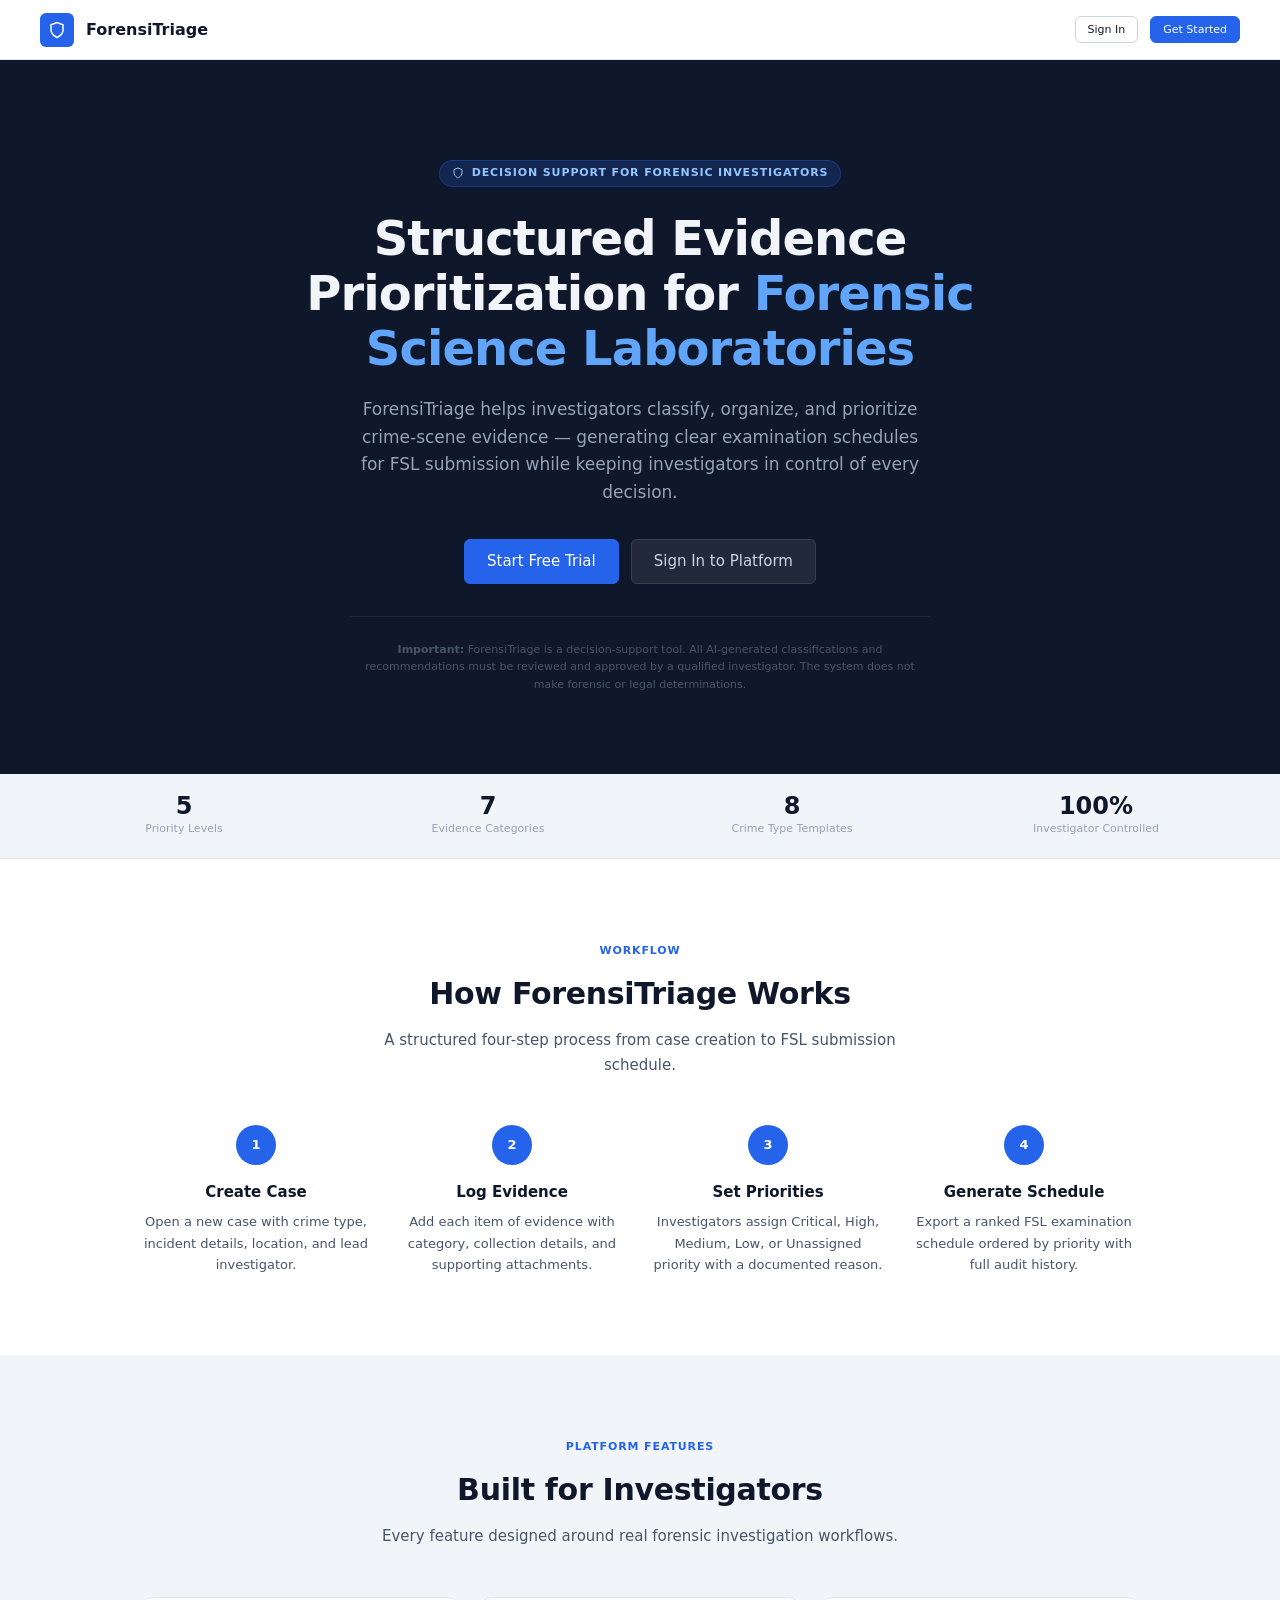
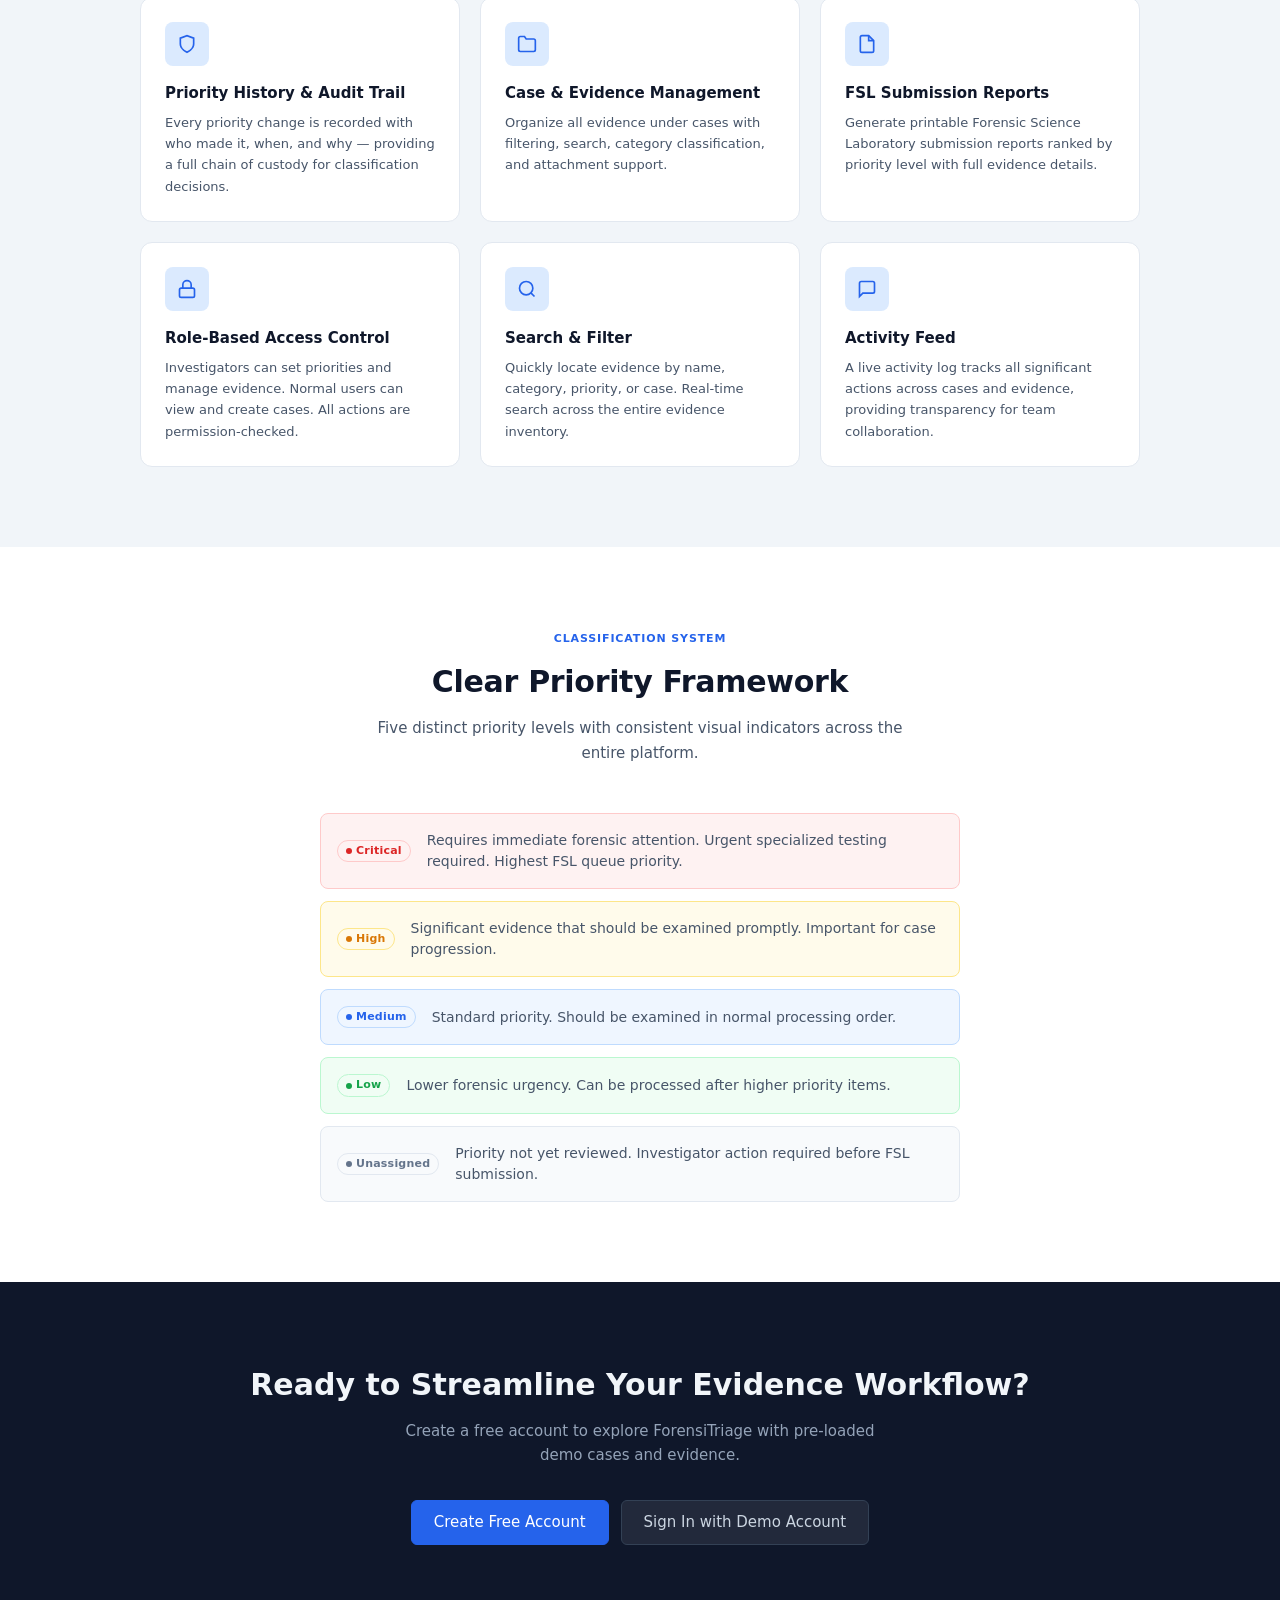
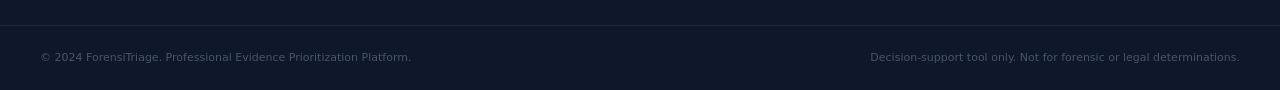
<file: index.html>
<!DOCTYPE html>
<html lang="en" data-theme="light">
<head>
  <meta charset="UTF-8" />
  <meta name="viewport" content="width=device-width, initial-scale=1.0" />
  <title>ForensiTriage — AI-Based Crime Scene Evidence Prioritization</title>
  <link rel="stylesheet" href="css/style.css" />
  <style>
    /* Landing-page specific styles */
    body { background: #fff; }
    .landing-nav {
      position: sticky; top: 0; z-index: 100;
      background: rgba(255,255,255,0.95);
      backdrop-filter: blur(8px);
      border-bottom: 1px solid var(--border);
      display: flex; align-items: center; justify-content: space-between;
      padding: 0 var(--space-10);
      height: 60px;
    }
    .landing-nav-logo { display: flex; align-items: center; gap: var(--space-3); }
    .landing-nav-logo-icon {
      width: 34px; height: 34px; background: var(--brand-blue);
      border-radius: var(--radius); display: flex; align-items: center; justify-content: center;
    }
    .landing-nav-logo-icon svg { color: #fff; }
    .landing-nav-name { font-size: 16px; font-weight: var(--fw-bold); color: var(--text); }
    .landing-nav-actions { display: flex; align-items: center; gap: var(--space-3); }

    /* Hero */
    .hero {
      background: var(--brand-navy);
      padding: 100px var(--space-10) 80px;
      text-align: center;
    }
    .hero-eyebrow {
      display: inline-flex; align-items: center; gap: var(--space-2);
      padding: 4px 12px; background: rgba(37,99,235,0.2);
      border: 1px solid rgba(37,99,235,0.3); border-radius: 100px;
      font-size: var(--text-xs); font-weight: var(--fw-semibold);
      color: #93C5FD; text-transform: uppercase; letter-spacing: 0.08em;
      margin-bottom: var(--space-6);
    }
    .hero-title {
      font-size: 48px; font-weight: var(--fw-bold);
      color: #F1F5F9; line-height: 1.15;
      max-width: 760px; margin: 0 auto var(--space-5);
      letter-spacing: -0.02em;
    }
    .hero-title span { color: #60A5FA; }
    .hero-desc {
      font-size: var(--text-lg); color: #94A3B8;
      max-width: 580px; margin: 0 auto var(--space-8);
      line-height: var(--lh-relaxed);
    }
    .hero-cta { display: flex; align-items: center; justify-content: center; gap: var(--space-3); flex-wrap: wrap; }
    .hero-disclaimer {
      margin-top: var(--space-8);
      font-size: var(--text-xs); color: #475569;
      max-width: 580px; margin-left: auto; margin-right: auto;
      line-height: var(--lh-relaxed);
      border-top: 1px solid #1E293B; padding-top: var(--space-6);
    }

    /* Stats bar */
    .stats-bar {
      background: var(--bg-secondary);
      border-bottom: 1px solid var(--border);
      padding: var(--space-5) var(--space-10);
      display: grid; grid-template-columns: repeat(4, 1fr);
      gap: var(--space-4);
    }
    .stats-bar-item { text-align: center; }
    .stats-bar-value {
      font-size: var(--text-2xl); font-weight: var(--fw-bold);
      color: var(--text); line-height: 1;
    }
    .stats-bar-label { font-size: var(--text-xs); color: var(--text-muted); margin-top: 3px; }

    /* Sections */
    .section { padding: 80px var(--space-10); }
    .section-alt { background: var(--bg-secondary); }
    .section-header { text-align: center; margin-bottom: var(--space-12); }
    .section-eyebrow {
      display: inline-block; font-size: var(--text-xs); font-weight: var(--fw-semibold);
      text-transform: uppercase; letter-spacing: 0.08em;
      color: var(--brand-blue); margin-bottom: var(--space-3);
    }
    .section-title {
      font-size: var(--text-3xl); font-weight: var(--fw-bold);
      color: var(--text); margin-bottom: var(--space-3); letter-spacing: -0.01em;
    }
    .section-desc { font-size: var(--text-md); color: var(--text-secondary); max-width: 560px; margin: 0 auto; line-height: var(--lh-relaxed); }

    /* How It Works Steps */
    .steps-grid {
      display: grid; grid-template-columns: repeat(4, 1fr); gap: var(--space-6);
      max-width: 1000px; margin: 0 auto;
    }
    .step { text-align: center; }
    .step-num {
      width: 40px; height: 40px; border-radius: 50%;
      background: var(--brand-blue); color: #fff;
      display: flex; align-items: center; justify-content: center;
      font-size: var(--text-sm); font-weight: var(--fw-bold);
      margin: 0 auto var(--space-4);
    }
    .step-title { font-size: var(--text-md); font-weight: var(--fw-semibold); color: var(--text); margin-bottom: var(--space-2); }
    .step-desc  { font-size: var(--text-sm); color: var(--text-secondary); line-height: var(--lh-relaxed); }

    /* Features Grid */
    .features-grid { display: grid; grid-template-columns: repeat(3, 1fr); gap: var(--space-5); max-width: 1000px; margin: 0 auto; }
    .feature-card {
      background: var(--surface); border: 1px solid var(--border);
      border-radius: var(--radius-lg); padding: var(--space-6);
    }
    .feature-icon {
      width: 44px; height: 44px; border-radius: var(--radius-md);
      background: var(--brand-blue-light); display: flex; align-items: center; justify-content: center;
      color: var(--brand-blue); margin-bottom: var(--space-4);
    }
    .feature-icon svg { width: 20px; height: 20px; }
    .feature-title { font-size: var(--text-md); font-weight: var(--fw-semibold); color: var(--text); margin-bottom: var(--space-2); }
    .feature-desc { font-size: var(--text-sm); color: var(--text-secondary); line-height: var(--lh-relaxed); }

    /* CTA */
    .cta-section {
      background: var(--brand-navy); padding: 80px var(--space-10);
      text-align: center;
    }
    .cta-title { font-size: var(--text-3xl); font-weight: var(--fw-bold); color: #F1F5F9; margin-bottom: var(--space-3); }
    .cta-desc  { font-size: var(--text-md); color: #94A3B8; max-width: 480px; margin: 0 auto var(--space-8); line-height: var(--lh-relaxed); }

    /* Footer */
    .footer {
      background: var(--brand-navy); border-top: 1px solid #1E293B;
      padding: var(--space-6) var(--space-10);
      display: flex; align-items: center; justify-content: space-between;
      flex-wrap: wrap; gap: var(--space-4);
    }
    .footer-left { font-size: var(--text-xs); color: #475569; }
    .footer-right { font-size: var(--text-xs); color: #475569; }

    @media (max-width: 860px) {
      .hero { padding: 60px var(--space-5) 60px; }
      .hero-title { font-size: 32px; }
      .stats-bar { grid-template-columns: repeat(2, 1fr); padding: var(--space-5); }
      .steps-grid { grid-template-columns: repeat(2, 1fr); }
      .features-grid { grid-template-columns: 1fr; }
      .section { padding: 60px var(--space-5); }
      .landing-nav { padding: 0 var(--space-5); }
      .cta-section { padding: 60px var(--space-5); }
      .footer { padding: var(--space-5); flex-direction: column; text-align: center; }
    }
    @media (max-width: 560px) {
      .hero-title { font-size: 26px; }
      .steps-grid { grid-template-columns: 1fr; }
      .stats-bar { grid-template-columns: 1fr 1fr; }
    }
  </style>
</head>
<body>

  <!-- Nav -->
  <nav class="landing-nav">
    <div class="landing-nav-logo">
      <div class="landing-nav-logo-icon">
        <svg viewBox="0 0 24 24" fill="none" stroke="currentColor" stroke-width="2" width="18" height="18"><path d="M12 22s8-4 8-10V5l-8-3-8 3v7c0 6 8 10 8 10z"/></svg>
      </div>
      <span class="landing-nav-name">ForensiTriage</span>
    </div>
    <div class="landing-nav-actions">
      <a href="login.html" class="btn btn-secondary btn-sm">Sign In</a>
      <a href="signup.html" class="btn btn-primary btn-sm">Get Started</a>
    </div>
  </nav>

  <!-- Hero -->
  <section class="hero">
    <div class="hero-eyebrow">
      <svg viewBox="0 0 24 24" fill="none" stroke="currentColor" stroke-width="2" width="12" height="12"><path d="M12 22s8-4 8-10V5l-8-3-8 3v7c0 6 8 10 8 10z"/></svg>
      Decision Support for Forensic Investigators
    </div>
    <h1 class="hero-title">
      Structured Evidence Prioritization for <span>Forensic Science Laboratories</span>
    </h1>
    <p class="hero-desc">
      ForensiTriage helps investigators classify, organize, and prioritize crime-scene evidence — generating clear examination schedules for FSL submission while keeping investigators in control of every decision.
    </p>
    <div class="hero-cta">
      <a href="signup.html" class="btn btn-primary btn-lg">Start Free Trial</a>
      <a href="login.html" class="btn btn-secondary btn-lg" style="background:rgba(255,255,255,0.08);color:#CBD5E1;border-color:#334155;">Sign In to Platform</a>
    </div>
    <p class="hero-disclaimer">
      <strong>Important:</strong> ForensiTriage is a decision-support tool. All AI-generated classifications and recommendations must be reviewed and approved by a qualified investigator. The system does not make forensic or legal determinations.
    </p>
  </section>

  <!-- Stats Bar -->
  <div class="stats-bar">
    <div class="stats-bar-item">
      <div class="stats-bar-value">5</div>
      <div class="stats-bar-label">Priority Levels</div>
    </div>
    <div class="stats-bar-item">
      <div class="stats-bar-value">7</div>
      <div class="stats-bar-label">Evidence Categories</div>
    </div>
    <div class="stats-bar-item">
      <div class="stats-bar-value">8</div>
      <div class="stats-bar-label">Crime Type Templates</div>
    </div>
    <div class="stats-bar-item">
      <div class="stats-bar-value">100%</div>
      <div class="stats-bar-label">Investigator Controlled</div>
    </div>
  </div>

  <!-- How It Works -->
  <section class="section">
    <div class="section-header">
      <div class="section-eyebrow">Workflow</div>
      <h2 class="section-title">How ForensiTriage Works</h2>
      <p class="section-desc">A structured four-step process from case creation to FSL submission schedule.</p>
    </div>
    <div class="steps-grid">
      <div class="step">
        <div class="step-num">1</div>
        <div class="step-title">Create Case</div>
        <div class="step-desc">Open a new case with crime type, incident details, location, and lead investigator.</div>
      </div>
      <div class="step">
        <div class="step-num">2</div>
        <div class="step-title">Log Evidence</div>
        <div class="step-desc">Add each item of evidence with category, collection details, and supporting attachments.</div>
      </div>
      <div class="step">
        <div class="step-num">3</div>
        <div class="step-title">Set Priorities</div>
        <div class="step-desc">Investigators assign Critical, High, Medium, Low, or Unassigned priority with a documented reason.</div>
      </div>
      <div class="step">
        <div class="step-num">4</div>
        <div class="step-title">Generate Schedule</div>
        <div class="step-desc">Export a ranked FSL examination schedule ordered by priority with full audit history.</div>
      </div>
    </div>
  </section>

  <!-- Features -->
  <section class="section section-alt">
    <div class="section-header">
      <div class="section-eyebrow">Platform Features</div>
      <h2 class="section-title">Built for Investigators</h2>
      <p class="section-desc">Every feature designed around real forensic investigation workflows.</p>
    </div>
    <div class="features-grid">
      <div class="feature-card">
        <div class="feature-icon">
          <svg viewBox="0 0 24 24" fill="none" stroke="currentColor" stroke-width="2"><path d="M12 22s8-4 8-10V5l-8-3-8 3v7c0 6 8 10 8 10z"/></svg>
        </div>
        <div class="feature-title">Priority History & Audit Trail</div>
        <div class="feature-desc">Every priority change is recorded with who made it, when, and why — providing a full chain of custody for classification decisions.</div>
      </div>
      <div class="feature-card">
        <div class="feature-icon">
          <svg viewBox="0 0 24 24" fill="none" stroke="currentColor" stroke-width="2"><path d="M22 19a2 2 0 0 1-2 2H4a2 2 0 0 1-2-2V5a2 2 0 0 1 2-2h5l2 3h9a2 2 0 0 1 2 2z"/></svg>
        </div>
        <div class="feature-title">Case & Evidence Management</div>
        <div class="feature-desc">Organize all evidence under cases with filtering, search, category classification, and attachment support.</div>
      </div>
      <div class="feature-card">
        <div class="feature-icon">
          <svg viewBox="0 0 24 24" fill="none" stroke="currentColor" stroke-width="2"><path d="M14 2H6a2 2 0 0 0-2 2v16a2 2 0 0 0 2 2h12a2 2 0 0 0 2-2V8z"/><polyline points="14 2 14 8 20 8"/></svg>
        </div>
        <div class="feature-title">FSL Submission Reports</div>
        <div class="feature-desc">Generate printable Forensic Science Laboratory submission reports ranked by priority level with full evidence details.</div>
      </div>
      <div class="feature-card">
        <div class="feature-icon">
          <svg viewBox="0 0 24 24" fill="none" stroke="currentColor" stroke-width="2"><rect x="3" y="11" width="18" height="11" rx="2" ry="2"/><path d="M7 11V7a5 5 0 0 1 10 0v4"/></svg>
        </div>
        <div class="feature-title">Role-Based Access Control</div>
        <div class="feature-desc">Investigators can set priorities and manage evidence. Normal users can view and create cases. All actions are permission-checked.</div>
      </div>
      <div class="feature-card">
        <div class="feature-icon">
          <svg viewBox="0 0 24 24" fill="none" stroke="currentColor" stroke-width="2"><circle cx="11" cy="11" r="8"/><line x1="21" y1="21" x2="16.65" y2="16.65"/></svg>
        </div>
        <div class="feature-title">Search & Filter</div>
        <div class="feature-desc">Quickly locate evidence by name, category, priority, or case. Real-time search across the entire evidence inventory.</div>
      </div>
      <div class="feature-card">
        <div class="feature-icon">
          <svg viewBox="0 0 24 24" fill="none" stroke="currentColor" stroke-width="2"><path d="M21 15a2 2 0 0 1-2 2H7l-4 4V5a2 2 0 0 1 2-2h14a2 2 0 0 1 2 2z"/></svg>
        </div>
        <div class="feature-title">Activity Feed</div>
        <div class="feature-desc">A live activity log tracks all significant actions across cases and evidence, providing transparency for team collaboration.</div>
      </div>
    </div>
  </section>

  <!-- Priority System -->
  <section class="section">
    <div class="section-header">
      <div class="section-eyebrow">Classification System</div>
      <h2 class="section-title">Clear Priority Framework</h2>
      <p class="section-desc">Five distinct priority levels with consistent visual indicators across the entire platform.</p>
    </div>
    <div style="max-width:640px;margin:0 auto;display:flex;flex-direction:column;gap:12px;">
      <div style="display:flex;align-items:center;gap:16px;padding:16px;background:var(--priority-critical-bg);border:1px solid var(--priority-critical-border);border-radius:8px;">
        <span class="badge badge-critical badge-dot">Critical</span>
        <span style="font-size:14px;color:var(--text-secondary);">Requires immediate forensic attention. Urgent specialized testing required. Highest FSL queue priority.</span>
      </div>
      <div style="display:flex;align-items:center;gap:16px;padding:16px;background:var(--priority-high-bg);border:1px solid var(--priority-high-border);border-radius:8px;">
        <span class="badge badge-high badge-dot">High</span>
        <span style="font-size:14px;color:var(--text-secondary);">Significant evidence that should be examined promptly. Important for case progression.</span>
      </div>
      <div style="display:flex;align-items:center;gap:16px;padding:16px;background:var(--priority-medium-bg);border:1px solid var(--priority-medium-border);border-radius:8px;">
        <span class="badge badge-medium badge-dot">Medium</span>
        <span style="font-size:14px;color:var(--text-secondary);">Standard priority. Should be examined in normal processing order.</span>
      </div>
      <div style="display:flex;align-items:center;gap:16px;padding:16px;background:var(--priority-low-bg);border:1px solid var(--priority-low-border);border-radius:8px;">
        <span class="badge badge-low badge-dot">Low</span>
        <span style="font-size:14px;color:var(--text-secondary);">Lower forensic urgency. Can be processed after higher priority items.</span>
      </div>
      <div style="display:flex;align-items:center;gap:16px;padding:16px;background:var(--priority-unassigned-bg);border:1px solid var(--priority-unassigned-border);border-radius:8px;">
        <span class="badge badge-unassigned badge-dot">Unassigned</span>
        <span style="font-size:14px;color:var(--text-secondary);">Priority not yet reviewed. Investigator action required before FSL submission.</span>
      </div>
    </div>
  </section>

  <!-- CTA -->
  <section class="cta-section">
    <h2 class="cta-title">Ready to Streamline Your Evidence Workflow?</h2>
    <p class="cta-desc">Create a free account to explore ForensiTriage with pre-loaded demo cases and evidence.</p>
    <div style="display:flex;align-items:center;justify-content:center;gap:12px;flex-wrap:wrap;">
      <a href="signup.html" class="btn btn-primary btn-lg">Create Free Account</a>
      <a href="login.html" class="btn btn-secondary btn-lg" style="background:rgba(255,255,255,0.08);color:#CBD5E1;border-color:#334155;">Sign In with Demo Account</a>
    </div>
  </section>

  <!-- Footer -->
  <footer class="footer">
    <div class="footer-left">
      &copy; 2024 ForensiTriage. Professional Evidence Prioritization Platform.
    </div>
    <div class="footer-right">
      Decision-support tool only. Not for forensic or legal determinations.
    </div>
  </footer>

</body>
</html>
</file>
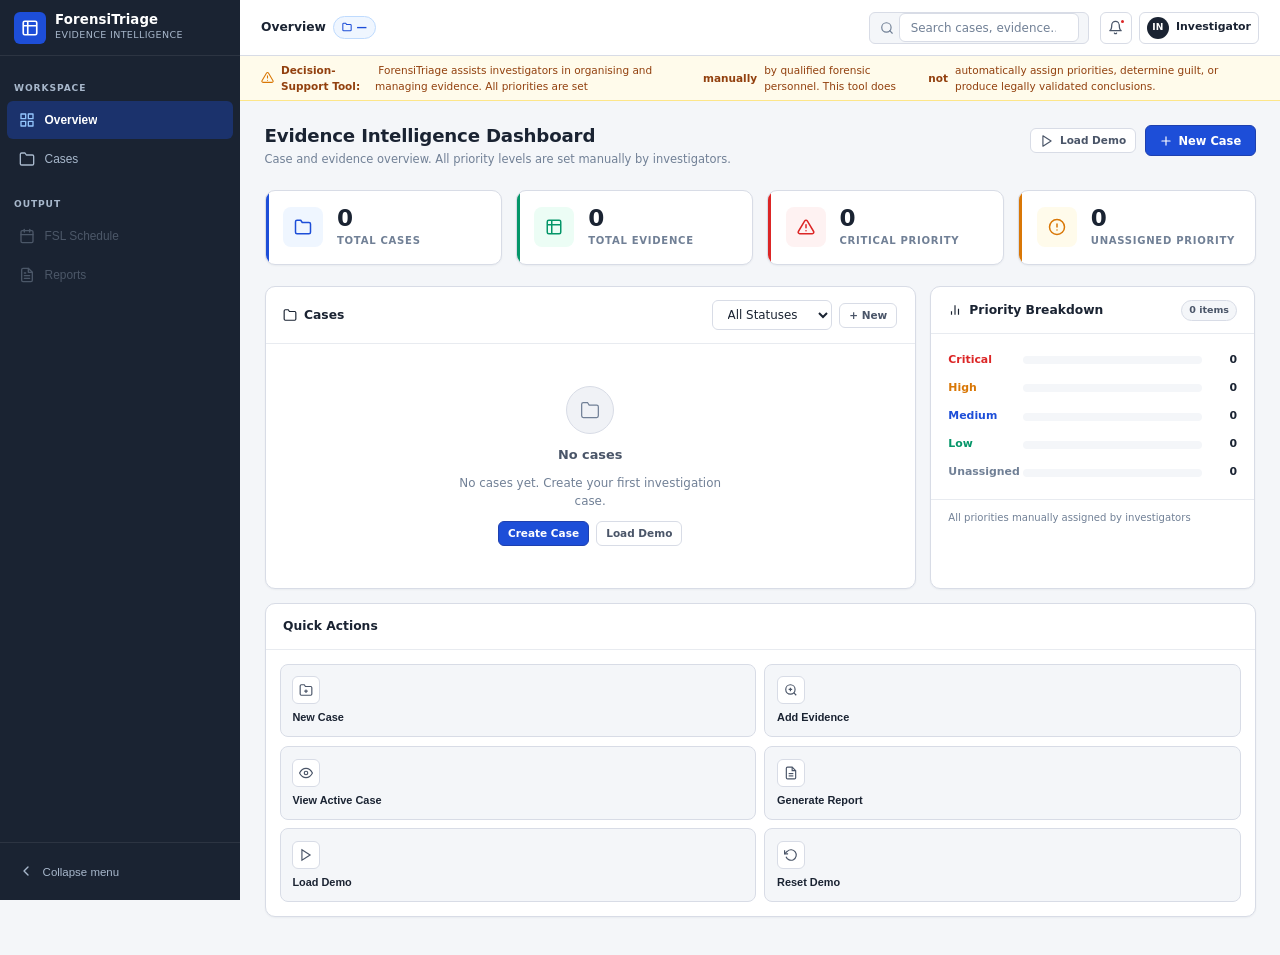
<file: src/index.html>
<!DOCTYPE html>
<html lang="en">
<head>
  <meta charset="UTF-8" />
  <meta name="viewport" content="width=device-width, initial-scale=1.0" />
  <title>ForensiTriage — Evidence Intelligence Platform</title>
  <link rel="stylesheet" href="styles.css" />
</head>
<body>

  <!-- ═══════════════════════════════════════════════════════════════
       SIDEBAR
       ═══════════════════════════════════════════════════════════════ -->
  <aside id="sidebar" role="navigation" aria-label="Main navigation">
    <div class="sidebar-brand">
      <div class="sidebar-brand-icon">
        <svg viewBox="0 0 24 24" fill="none" stroke="currentColor" stroke-width="2.2" stroke-linecap="round" stroke-linejoin="round" aria-hidden="true">
          <path d="M9 3H5a2 2 0 00-2 2v4m6-6h10a2 2 0 012 2v4M9 3v18m0 0h10a2 2 0 002-2V9M9 21H5a2 2 0 01-2-2V9m0 0h18"/>
        </svg>
      </div>
      <div class="sidebar-brand-text">
        <span class="sidebar-brand-name">ForensiTriage</span>
        <span class="sidebar-brand-sub">Evidence Intelligence</span>
      </div>
    </div>

    <nav class="sidebar-nav">
      <div class="sidebar-section-label">Workspace</div>

      <button class="nav-item active" data-view="dashboard" aria-current="page">
        <span class="nav-icon">
          <svg viewBox="0 0 24 24" fill="none" stroke="currentColor" stroke-width="2" stroke-linecap="round" stroke-linejoin="round"><rect x="3" y="3" width="7" height="7"/><rect x="14" y="3" width="7" height="7"/><rect x="14" y="14" width="7" height="7"/><rect x="3" y="14" width="7" height="7"/></svg>
        </span>
        <span class="nav-label">Overview</span>
      </button>

      <button class="nav-item" data-view="cases">
        <span class="nav-icon">
          <svg viewBox="0 0 24 24" fill="none" stroke="currentColor" stroke-width="2" stroke-linecap="round" stroke-linejoin="round"><path d="M22 19a2 2 0 01-2 2H4a2 2 0 01-2-2V5a2 2 0 012-2h5l2 3h9a2 2 0 012 2z"/></svg>
        </span>
        <span class="nav-label">Cases</span>
      </button>

      <div class="sidebar-section-label">Output</div>

      <button class="nav-item" data-view="schedule" id="nav-schedule" disabled>
        <span class="nav-icon">
          <svg viewBox="0 0 24 24" fill="none" stroke="currentColor" stroke-width="2" stroke-linecap="round" stroke-linejoin="round"><rect x="3" y="4" width="18" height="18" rx="2" ry="2"/><line x1="16" y1="2" x2="16" y2="6"/><line x1="8" y1="2" x2="8" y2="6"/><line x1="3" y1="10" x2="21" y2="10"/></svg>
        </span>
        <span class="nav-label">FSL Schedule</span>
      </button>

      <button class="nav-item" data-view="report" id="nav-report" disabled>
        <span class="nav-icon">
          <svg viewBox="0 0 24 24" fill="none" stroke="currentColor" stroke-width="2" stroke-linecap="round" stroke-linejoin="round"><path d="M14 2H6a2 2 0 00-2 2v16a2 2 0 002 2h12a2 2 0 002-2V8z"/><polyline points="14 2 14 8 20 8"/><line x1="16" y1="13" x2="8" y2="13"/><line x1="16" y1="17" x2="8" y2="17"/><polyline points="10 9 9 9 8 9"/></svg>
        </span>
        <span class="nav-label">Reports</span>
      </button>
    </nav>

    <div class="sidebar-footer">
      <button class="sidebar-collapse-btn" id="sidebar-toggle" aria-label="Toggle sidebar">
        <span class="collapse-icon">
          <svg width="16" height="16" viewBox="0 0 24 24" fill="none" stroke="currentColor" stroke-width="2" stroke-linecap="round" stroke-linejoin="round"><polyline points="15 18 9 12 15 6"/></svg>
        </span>
        <span class="collapse-label">Collapse menu</span>
      </button>
    </div>
  </aside>

  <!-- ═══════════════════════════════════════════════════════════════
       APP BODY
       ═══════════════════════════════════════════════════════════════ -->
  <div id="app-body">

    <!-- TOP BAR -->
    <header class="topbar">
      <div class="topbar-breadcrumb">
        <span class="topbar-page-title" id="topbar-page-title">Overview</span>
        <span class="topbar-sep" id="topbar-sep" hidden>›</span>
        <span class="topbar-case-chip" id="active-case-badge" hidden>
          <svg width="10" height="10" viewBox="0 0 24 24" fill="none" stroke="currentColor" stroke-width="2.5"><path d="M22 19a2 2 0 01-2 2H4a2 2 0 01-2-2V5a2 2 0 012-2h5l2 3h9a2 2 0 012 2z"/></svg>
          <span id="active-case-title-badge">—</span>
        </span>
      </div>

      <div class="topbar-search">
        <svg viewBox="0 0 24 24" fill="none" stroke="currentColor" stroke-width="2" stroke-linecap="round" stroke-linejoin="round"><circle cx="11" cy="11" r="8"/><line x1="21" y1="21" x2="16.65" y2="16.65"/></svg>
        <input type="search" placeholder="Search cases, evidence…" aria-label="Global search" id="global-search" />
      </div>

      <div class="topbar-actions">
        <button class="topbar-icon-btn" title="Notifications" aria-label="Notifications">
          <svg viewBox="0 0 24 24" fill="none" stroke="currentColor" stroke-width="2" stroke-linecap="round" stroke-linejoin="round"><path d="M18 8A6 6 0 006 8c0 7-3 9-3 9h18s-3-2-3-9"/><path d="M13.73 21a2 2 0 01-3.46 0"/></svg>
          <span class="notif-dot"></span>
        </button>
        <div class="topbar-profile" title="Investigator profile">
          <div class="profile-avatar" id="profile-initials">—</div>
          <span class="profile-name" id="profile-name">Investigator</span>
        </div>
      </div>
    </header>

    <!-- DISCLAIMER BANNER -->
    <div class="disclaimer-banner" role="alert">
      <svg viewBox="0 0 24 24" fill="none" stroke="currentColor" stroke-width="2" stroke-linecap="round" stroke-linejoin="round" aria-hidden="true"><path d="M10.29 3.86L1.82 18a2 2 0 001.71 3h16.94a2 2 0 001.71-3L13.71 3.86a2 2 0 00-3.42 0z"/><line x1="12" y1="9" x2="12" y2="13"/><line x1="12" y1="17" x2="12.01" y2="17"/></svg>
      <strong>Decision-Support Tool:</strong>&nbsp;ForensiTriage assists investigators in organising and managing evidence. All priorities are set <em>manually</em> by qualified forensic personnel. This tool does <em>not</em> automatically assign priorities, determine guilt, or produce legally validated conclusions.
    </div>

    <!-- MAIN CONTENT -->
    <main id="main-content" role="main">

      <!-- ─── DASHBOARD VIEW ─── -->
      <section id="view-dashboard" class="view active" aria-labelledby="dashboard-heading">

        <div class="view-header">
          <div class="view-header-left">
            <h1 class="view-title" id="dashboard-heading">Evidence Intelligence Dashboard</h1>
            <p class="view-subtitle">Case and evidence overview. All priority levels are set manually by investigators.</p>
          </div>
          <div class="view-header-actions">
            <button class="btn btn-secondary btn-sm" data-action="load-demo">
              <svg viewBox="0 0 24 24" fill="none" stroke="currentColor" stroke-width="2" stroke-linecap="round" stroke-linejoin="round"><polygon points="5 3 19 12 5 21 5 3"/></svg>
              Load Demo
            </button>
            <button class="btn btn-primary" data-action="new-case">
              <svg viewBox="0 0 24 24" fill="none" stroke="currentColor" stroke-width="2" stroke-linecap="round" stroke-linejoin="round"><line x1="12" y1="5" x2="12" y2="19"/><line x1="5" y1="12" x2="19" y2="12"/></svg>
              New Case
            </button>
          </div>
        </div>

        <!-- KPI Stats -->
        <div class="stats-grid">
          <div class="stat-card">
            <div class="stat-icon">
              <svg viewBox="0 0 24 24" fill="none" stroke="currentColor" stroke-width="2" stroke-linecap="round" stroke-linejoin="round"><path d="M22 19a2 2 0 01-2 2H4a2 2 0 01-2-2V5a2 2 0 012-2h5l2 3h9a2 2 0 012 2z"/></svg>
            </div>
            <div class="stat-body">
              <div class="stat-value" id="stat-total-cases">0</div>
              <div class="stat-label">Total Cases</div>
            </div>
          </div>
          <div class="stat-card success">
            <div class="stat-icon">
              <svg viewBox="0 0 24 24" fill="none" stroke="currentColor" stroke-width="2" stroke-linecap="round" stroke-linejoin="round"><path d="M9 3H5a2 2 0 00-2 2v4m6-6h10a2 2 0 012 2v4M9 3v18m0 0h10a2 2 0 002-2V9M9 21H5a2 2 0 01-2-2V9m0 0h18"/></svg>
            </div>
            <div class="stat-body">
              <div class="stat-value" id="stat-total-evidence">0</div>
              <div class="stat-label">Total Evidence</div>
            </div>
          </div>
          <div class="stat-card critical">
            <div class="stat-icon">
              <svg viewBox="0 0 24 24" fill="none" stroke="currentColor" stroke-width="2" stroke-linecap="round" stroke-linejoin="round"><path d="M10.29 3.86L1.82 18a2 2 0 001.71 3h16.94a2 2 0 001.71-3L13.71 3.86a2 2 0 00-3.42 0z"/><line x1="12" y1="9" x2="12" y2="13"/><line x1="12" y1="17" x2="12.01" y2="17"/></svg>
            </div>
            <div class="stat-body">
              <div class="stat-value" id="stat-critical">0</div>
              <div class="stat-label">Critical Priority</div>
            </div>
          </div>
          <div class="stat-card warning">
            <div class="stat-icon">
              <svg viewBox="0 0 24 24" fill="none" stroke="currentColor" stroke-width="2" stroke-linecap="round" stroke-linejoin="round"><circle cx="12" cy="12" r="10"/><line x1="12" y1="8" x2="12" y2="12"/><line x1="12" y1="16" x2="12.01" y2="16"/></svg>
            </div>
            <div class="stat-body">
              <div class="stat-value" id="stat-unassigned">0</div>
              <div class="stat-label">Unassigned Priority</div>
            </div>
          </div>
        </div>

        <!-- Priority breakdown + Recent cases -->
        <div class="dashboard-grid-wide">
          <!-- Recent Cases -->
          <div class="card">
            <div class="card-header">
              <div class="card-header-left">
                <svg width="14" height="14" viewBox="0 0 24 24" fill="none" stroke="currentColor" stroke-width="2"><path d="M22 19a2 2 0 01-2 2H4a2 2 0 01-2-2V5a2 2 0 012-2h5l2 3h9a2 2 0 012 2z"/></svg>
                <span class="card-title">Cases</span>
              </div>
              <div style="display:flex;gap:0.5rem;align-items:center">
                <select id="dash-filter-status" class="filter-select" style="min-width:120px" aria-label="Filter by status">
                  <option value="">All Statuses</option>
                  <option value="Active">Active</option>
                  <option value="Pending">Pending</option>
                  <option value="Closed">Closed</option>
                </select>
                <button class="btn btn-secondary btn-sm" data-action="new-case">+ New</button>
              </div>
            </div>
            <div id="recent-cases-list"></div>
          </div>

          <!-- Priority Breakdown -->
          <div class="card">
            <div class="card-header">
              <div class="card-header-left">
                <svg width="14" height="14" viewBox="0 0 24 24" fill="none" stroke="currentColor" stroke-width="2"><line x1="18" y1="20" x2="18" y2="10"/><line x1="12" y1="20" x2="12" y2="4"/><line x1="6" y1="20" x2="6" y2="14"/></svg>
                <span class="card-title">Priority Breakdown</span>
              </div>
              <span class="card-badge" id="dist-total-badge">0 items</span>
            </div>
            <div class="priority-chart">
              <div class="chart-row">
                <span class="chart-label" style="color:var(--critical)">Critical</span>
                <div class="chart-bar-track"><div class="chart-bar-fill critical" id="dist-bar-critical" style="width:0%"></div></div>
                <span class="chart-count" id="dist-count-critical">0</span>
              </div>
              <div class="chart-row">
                <span class="chart-label" style="color:var(--high)">High</span>
                <div class="chart-bar-track"><div class="chart-bar-fill high" id="dist-bar-high" style="width:0%"></div></div>
                <span class="chart-count" id="dist-count-high">0</span>
              </div>
              <div class="chart-row">
                <span class="chart-label" style="color:var(--blue)">Medium</span>
                <div class="chart-bar-track"><div class="chart-bar-fill medium" id="dist-bar-medium" style="width:0%"></div></div>
                <span class="chart-count" id="dist-count-medium">0</span>
              </div>
              <div class="chart-row">
                <span class="chart-label" style="color:var(--routine)">Low</span>
                <div class="chart-bar-track"><div class="chart-bar-fill routine" id="dist-bar-low" style="width:0%"></div></div>
                <span class="chart-count" id="dist-count-low">0</span>
              </div>
              <div class="chart-row">
                <span class="chart-label" style="color:var(--text-muted)">Unassigned</span>
                <div class="chart-bar-track"><div class="chart-bar-fill unassigned" id="dist-bar-unassigned" style="width:0%"></div></div>
                <span class="chart-count" id="dist-count-unassigned">0</span>
              </div>
            </div>
            <div class="card-footer">
              <span style="font-size:0.72rem;color:var(--text-muted)">All priorities manually assigned by investigators</span>
            </div>
          </div>
        </div>

        <!-- Quick Actions -->
        <div class="card" style="margin-bottom:1rem">
          <div class="card-header"><span class="card-title">Quick Actions</span></div>
          <div class="quick-actions">
            <button class="quick-action-btn" data-action="new-case">
              <div class="qa-icon"><svg viewBox="0 0 24 24" fill="none" stroke="currentColor" stroke-width="2"><path d="M22 19a2 2 0 01-2 2H4a2 2 0 01-2-2V5a2 2 0 012-2h5l2 3h9a2 2 0 012 2z"/><line x1="12" y1="11" x2="12" y2="17"/><line x1="9" y1="14" x2="15" y2="14"/></svg></div>
              <span class="qa-label">New Case</span>
            </button>
            <button class="quick-action-btn" data-action="add-evidence" id="qa-add-evidence" disabled>
              <div class="qa-icon"><svg viewBox="0 0 24 24" fill="none" stroke="currentColor" stroke-width="2"><circle cx="11" cy="11" r="8"/><line x1="21" y1="21" x2="16.65" y2="16.65"/><line x1="11" y1="8" x2="11" y2="14"/><line x1="8" y1="11" x2="14" y2="11"/></svg></div>
              <span class="qa-label">Add Evidence</span>
            </button>
            <button class="quick-action-btn" data-action="view-active-case" id="qa-view-case" disabled>
              <div class="qa-icon"><svg viewBox="0 0 24 24" fill="none" stroke="currentColor" stroke-width="2"><path d="M1 12s4-8 11-8 11 8 11 8-4 8-11 8-11-8-11-8z"/><circle cx="12" cy="12" r="3"/></svg></div>
              <span class="qa-label">View Active Case</span>
            </button>
            <button class="quick-action-btn" data-action="generate-report" id="qa-report" disabled>
              <div class="qa-icon"><svg viewBox="0 0 24 24" fill="none" stroke="currentColor" stroke-width="2"><path d="M14 2H6a2 2 0 00-2 2v16a2 2 0 002 2h12a2 2 0 002-2V8z"/><polyline points="14 2 14 8 20 8"/><line x1="16" y1="13" x2="8" y2="13"/><line x1="16" y1="17" x2="8" y2="17"/></svg></div>
              <span class="qa-label">Generate Report</span>
            </button>
            <button class="quick-action-btn warning-action" data-action="load-demo">
              <div class="qa-icon"><svg viewBox="0 0 24 24" fill="none" stroke="currentColor" stroke-width="2"><polygon points="5 3 19 12 5 21 5 3"/></svg></div>
              <span class="qa-label">Load Demo</span>
            </button>
            <button class="quick-action-btn danger-action" data-action="reset-demo" id="qa-reset-demo" hidden>
              <div class="qa-icon"><svg viewBox="0 0 24 24" fill="none" stroke="currentColor" stroke-width="2"><polyline points="1 4 1 10 7 10"/><path d="M3.51 15a9 9 0 102.13-9.36L1 10"/></svg></div>
              <span class="qa-label">Reset Demo</span>
            </button>
          </div>
        </div>

      </section>

      <!-- ─── CASES LIST VIEW ─── -->
      <section id="view-cases" class="view" aria-labelledby="cases-heading" hidden>
        <div class="view-header">
          <div class="view-header-left">
            <h1 class="view-title" id="cases-heading">Case Management</h1>
            <p class="view-subtitle">Create and manage investigation cases. Open a case to view and add evidence.</p>
          </div>
          <div class="view-header-actions">
            <button class="btn btn-primary" data-action="new-case">
              <svg viewBox="0 0 24 24" fill="none" stroke="currentColor" stroke-width="2" stroke-linecap="round" stroke-linejoin="round" width="14" height="14"><line x1="12" y1="5" x2="12" y2="19"/><line x1="5" y1="12" x2="19" y2="12"/></svg>
              New Case
            </button>
          </div>
        </div>
        <div id="cases-list-container"></div>
      </section>

      <!-- ─── CASE DETAILS VIEW ─── -->
      <section id="view-case-detail" class="view" aria-labelledby="case-detail-heading" hidden>
        <div class="view-header">
          <div class="view-header-left">
            <button class="btn btn-ghost btn-sm" data-action="back-to-cases" style="margin-bottom:0.4rem">
              <svg viewBox="0 0 24 24" fill="none" stroke="currentColor" stroke-width="2" width="12" height="12"><polyline points="15 18 9 12 15 6"/></svg>
              All Cases
            </button>
            <h1 class="view-title" id="case-detail-heading">Case Details</h1>
            <p class="view-subtitle" id="case-detail-subtitle"></p>
          </div>
          <div class="view-header-actions">
            <button class="btn btn-secondary" id="btn-edit-case" data-action="edit-current-case">
              <svg viewBox="0 0 24 24" fill="none" stroke="currentColor" stroke-width="2" width="14" height="14"><path d="M11 4H4a2 2 0 00-2 2v14a2 2 0 002 2h14a2 2 0 002-2v-7"/><path d="M18.5 2.5a2.121 2.121 0 013 3L12 15l-4 1 1-4 9.5-9.5z"/></svg>
              Edit Case
            </button>
            <button class="btn btn-primary" data-action="add-evidence" id="btn-add-evidence">
              <svg viewBox="0 0 24 24" fill="none" stroke="currentColor" stroke-width="2" width="14" height="14"><line x1="12" y1="5" x2="12" y2="19"/><line x1="5" y1="12" x2="19" y2="12"/></svg>
              Add Evidence
            </button>
          </div>
        </div>
        <div id="case-detail-container"></div>
      </section>

      <!-- ─── SCHEDULE VIEW ─── -->
      <section id="view-schedule" class="view" aria-labelledby="schedule-heading" hidden>
        <div class="view-header">
          <div class="view-header-left">
            <h1 class="view-title" id="schedule-heading">FSL Examination Schedule</h1>
            <p class="view-subtitle active-case-label" id="schedule-case-label">Select a case to view the schedule.</p>
          </div>
          <div class="view-header-actions">
            <button class="btn btn-secondary" data-action="generate-report">
              <svg viewBox="0 0 24 24" fill="none" stroke="currentColor" stroke-width="2" width="14" height="14"><path d="M14 2H6a2 2 0 00-2 2v16a2 2 0 002 2h12a2 2 0 002-2V8z"/><polyline points="14 2 14 8 20 8"/></svg>
              Generate Report
            </button>
          </div>
        </div>
        <div class="schedule-notice" role="note">
          <svg viewBox="0 0 24 24" fill="none" stroke="currentColor" stroke-width="2" stroke-linecap="round" stroke-linejoin="round" aria-hidden="true"><path d="M10.29 3.86L1.82 18a2 2 0 001.71 3h16.94a2 2 0 001.71-3L13.71 3.86a2 2 0 00-3.42 0z"/><line x1="12" y1="9" x2="12" y2="13"/><line x1="12" y1="17" x2="12.01" y2="17"/></svg>
          <span><strong>Proposed Order Only:</strong> The schedule below reflects the investigator-assigned priority order. It does not represent laboratory capacity, staff availability, or instrument scheduling. All priorities must be confirmed by a qualified forensic supervisor.</span>
        </div>
        <div id="schedule-container"></div>
      </section>

      <!-- ─── REPORT VIEW ─── -->
      <section id="view-report" class="view" aria-labelledby="report-heading" hidden>
        <div class="view-header">
          <div class="view-header-left">
            <h1 class="view-title" id="report-heading">Printable Report</h1>
            <p class="view-subtitle">Evidence report for FSL submission and case documentation.</p>
          </div>
          <div class="view-header-actions">
            <button class="btn btn-primary" onclick="window.print()">
              <svg viewBox="0 0 24 24" fill="none" stroke="currentColor" stroke-width="2" width="14" height="14"><polyline points="6 9 6 2 18 2 18 9"/><path d="M6 18H4a2 2 0 01-2-2v-5a2 2 0 012-2h16a2 2 0 012 2v5a2 2 0 01-2 2h-2"/><rect x="6" y="14" width="12" height="8"/></svg>
              Print / Save as PDF
            </button>
          </div>
        </div>
        <div id="report-container"></div>
      </section>

    </main>
  </div>

  <!-- MODAL -->
  <div id="modal-overlay" class="modal-overlay" hidden aria-modal="true" role="dialog">
    <div class="modal" id="modal-box">
      <button class="modal-close" id="modal-close-btn" aria-label="Close">✕</button>
      <div id="modal-content"></div>
    </div>
  </div>

  <!-- TOAST -->
  <div id="toast-container" aria-live="polite" aria-atomic="true"></div>

  <!-- SCRIPTS -->
  <script src="storage.js"></script>
  <script src="prioritization.js"></script>
  <script src="reports.js"></script>
  <script src="app.js"></script>
</body>
</html>
</file>
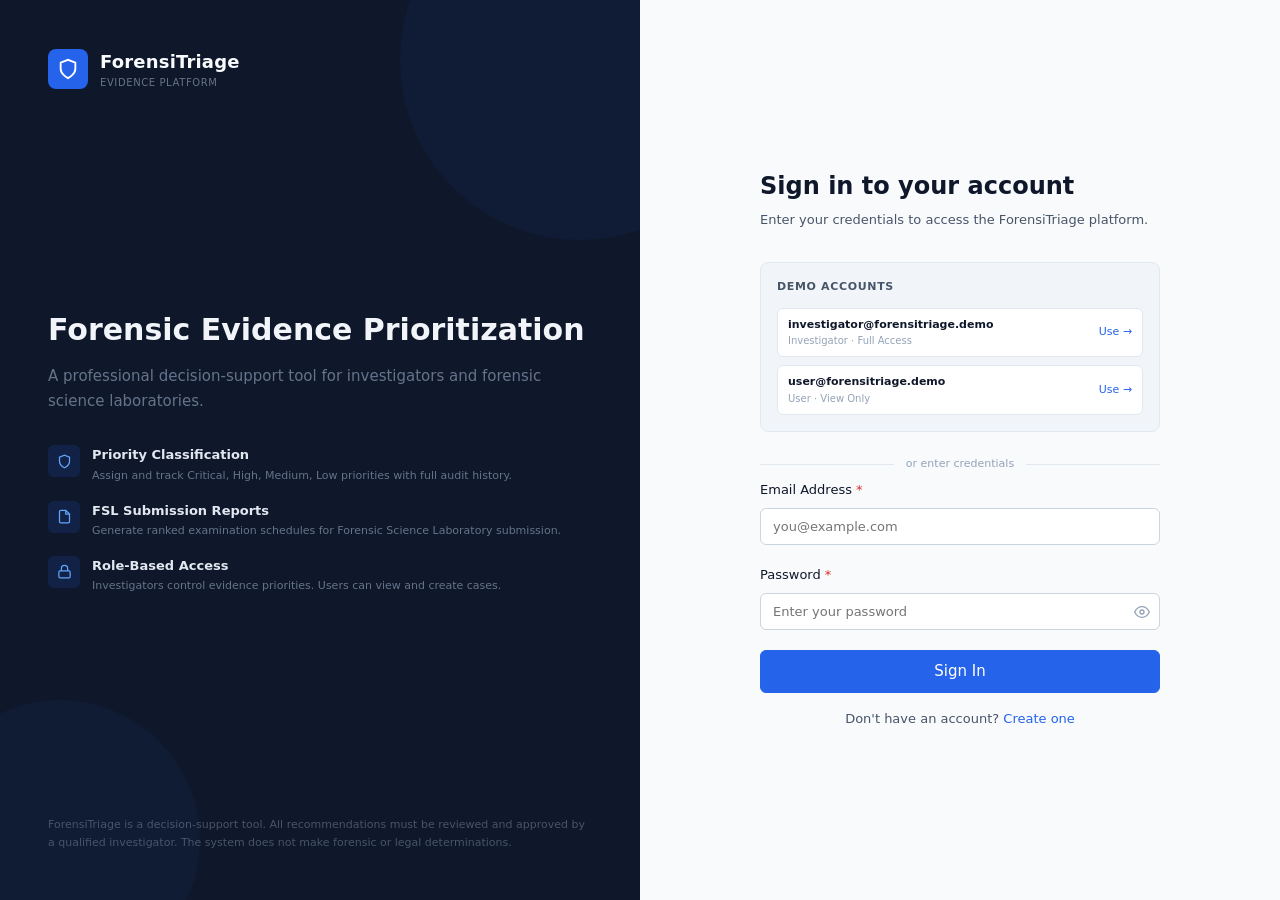
<file: case-details.html>
<!DOCTYPE html>
<html lang="en" data-theme="light">
<head>
  <meta charset="UTF-8" />
  <meta name="viewport" content="width=device-width, initial-scale=1.0" />
  <title>Case Details — ForensiTriage</title>
  <link rel="stylesheet" href="css/style.css" />
  <link rel="stylesheet" href="css/pages.css" />
  <link rel="stylesheet" href="css/responsive.css" />
</head>
<body>
<div class="app-layout">
  <aside class="sidebar" id="sidebar"></aside>
  <div id="sidebar-overlay" class="sidebar-overlay"></div>

  <div class="main-content">
    <header class="topbar" id="topbar"></header>

    <main class="page-body" id="case-page-body">
      <!-- Content injected by JS -->
      <div style="padding:60px;text-align:center;color:var(--text-muted)">Loading case…</div>
    </main>
  </div>
</div>

<div id="toast-container"></div>

<script src="js/utils.js"></script>
<script src="js/data.js"></script>
<script src="js/auth.js"></script>
<script src="js/app.js"></script>
<script src="js/case-details.js"></script>
</body>
</html>
</file>
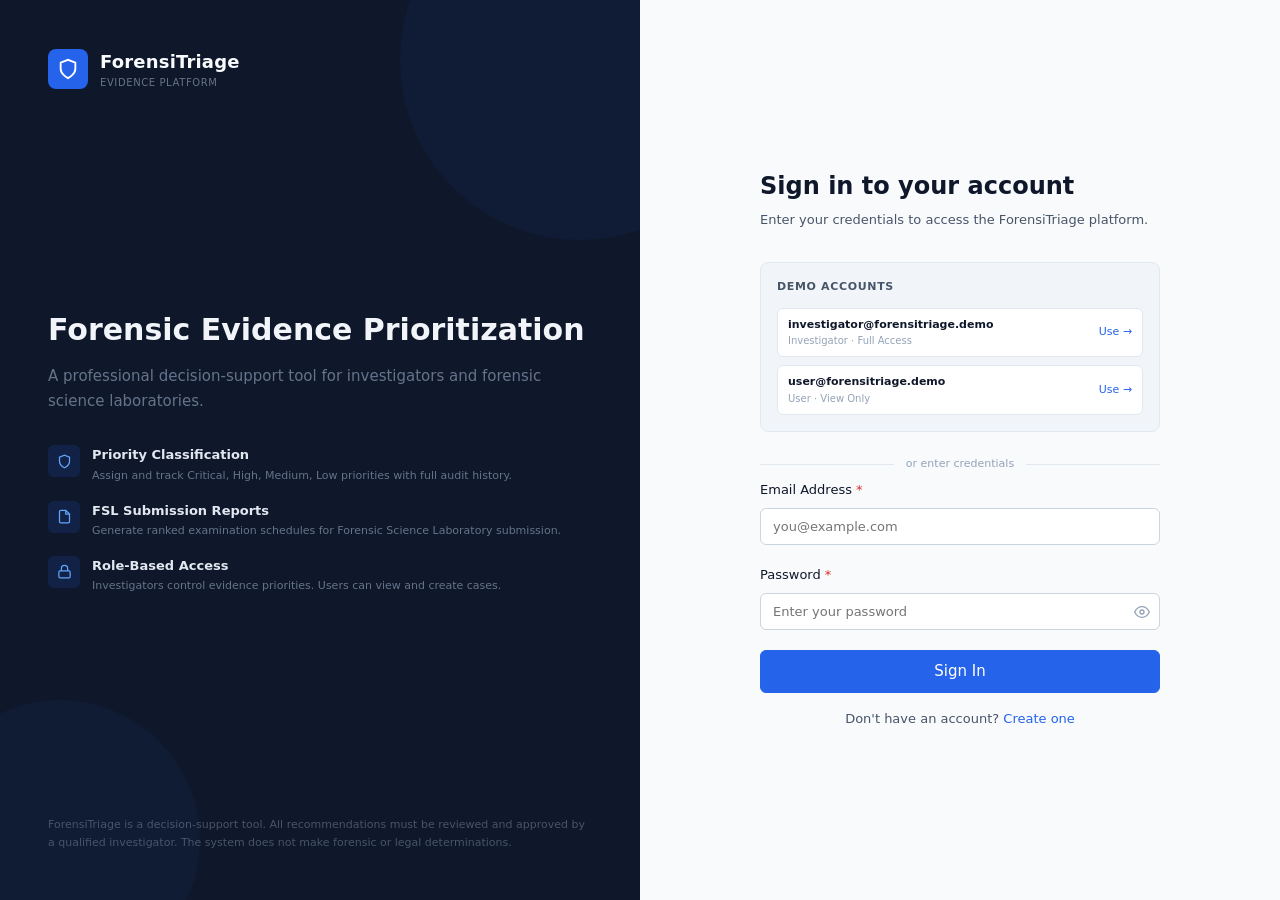
<file: cases.html>
<!DOCTYPE html>
<html lang="en" data-theme="light">
<head>
  <meta charset="UTF-8" />
  <meta name="viewport" content="width=device-width, initial-scale=1.0" />
  <title>Cases — ForensiTriage</title>
  <link rel="stylesheet" href="css/style.css" />
  <link rel="stylesheet" href="css/pages.css" />
  <link rel="stylesheet" href="css/responsive.css" />
</head>
<body>
<div class="app-layout">
  <aside class="sidebar" id="sidebar"></aside>
  <div id="sidebar-overlay" class="sidebar-overlay"></div>

  <div class="main-content">
    <header class="topbar" id="topbar"></header>

    <main class="page-body">
      <div class="page-header">
        <div>
          <h1 class="page-title">Cases</h1>
          <p class="page-subtitle">All cases in the system. Click a case to view evidence.</p>
        </div>
        <div class="page-actions">
          <button class="btn btn-primary" id="new-case-btn">
            <svg viewBox="0 0 24 24" fill="none" stroke="currentColor" stroke-width="2"><line x1="12" y1="5" x2="12" y2="19"/><line x1="5" y1="12" x2="19" y2="12"/></svg>
            New Case
          </button>
        </div>
      </div>

      <!-- Toolbar -->
      <div class="toolbar">
        <div class="toolbar-left">
          <div class="search-wrap">
            <svg viewBox="0 0 24 24" fill="none" stroke="currentColor" stroke-width="2"><circle cx="11" cy="11" r="8"/><line x1="21" y1="21" x2="16.65" y2="16.65"/></svg>
            <input type="search" id="cases-search" class="search-input" placeholder="Search cases…" autocomplete="off" />
          </div>
          <select id="cases-status-filter" class="filter-select">
            <option value="">All Statuses</option>
            <option value="Active">Active</option>
            <option value="Pending">Pending</option>
            <option value="Under Review">Under Review</option>
            <option value="Closed">Closed</option>
          </select>
          <select id="cases-crime-filter" class="filter-select">
            <option value="">All Crime Types</option>
          </select>
        </div>
        <div class="toolbar-right">
          <span class="text-xs text-muted" id="cases-count"></span>
        </div>
      </div>

      <!-- Cases Table -->
      <div class="table-wrapper">
        <table>
          <thead>
            <tr>
              <th>Case Number</th>
              <th>Title</th>
              <th>Crime Type</th>
              <th>Status</th>
              <th>Evidence</th>
              <th>Lead Investigator</th>
              <th>Date of Incident</th>
              <th>Actions</th>
            </tr>
          </thead>
          <tbody id="cases-table-body">
            <tr><td colspan="8" style="padding:40px;text-align:center" class="text-muted text-sm">Loading…</td></tr>
          </tbody>
        </table>
      </div>

      <!-- Empty State (hidden by default) -->
      <div id="cases-empty" class="empty-state hidden">
        <div class="empty-state-icon">
          <svg viewBox="0 0 24 24" fill="none" stroke="currentColor" stroke-width="2"><path d="M22 19a2 2 0 0 1-2 2H4a2 2 0 0 1-2-2V5a2 2 0 0 1 2-2h5l2 3h9a2 2 0 0 1 2 2z"/></svg>
        </div>
        <div class="empty-state-title">No cases found</div>
        <div class="empty-state-text" id="cases-empty-text">No cases match your current filters.</div>
        <button class="btn btn-primary" id="cases-empty-new-btn">
          <svg viewBox="0 0 24 24" fill="none" stroke="currentColor" stroke-width="2"><line x1="12" y1="5" x2="12" y2="19"/><line x1="5" y1="12" x2="19" y2="12"/></svg>
          Create First Case
        </button>
      </div>

    </main>
  </div>
</div>

<div id="toast-container"></div>

<script src="js/utils.js"></script>
<script src="js/data.js"></script>
<script src="js/auth.js"></script>
<script src="js/app.js"></script>
<script src="js/cases.js"></script>
</body>
</html>
</file>
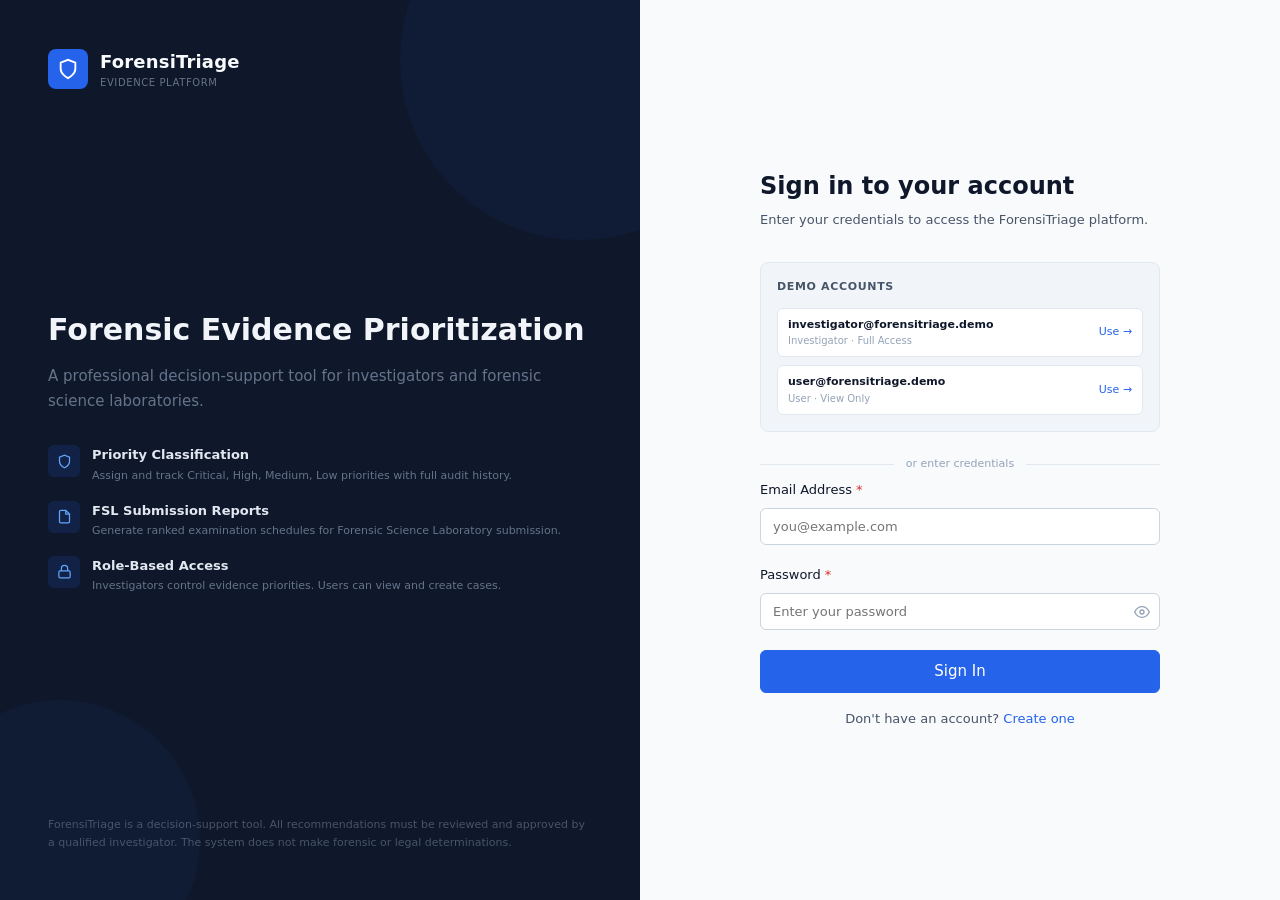
<file: dashboard.html>
<!DOCTYPE html>
<html lang="en" data-theme="light">
<head>
  <meta charset="UTF-8" />
  <meta name="viewport" content="width=device-width, initial-scale=1.0" />
  <title>Dashboard — ForensiTriage</title>
  <link rel="stylesheet" href="css/style.css" />
  <link rel="stylesheet" href="css/dashboard.css" />
  <link rel="stylesheet" href="css/responsive.css" />
</head>
<body>
<div class="app-layout">
  <aside class="sidebar" id="sidebar"></aside>
  <div id="sidebar-overlay" class="sidebar-overlay"></div>

  <div class="main-content">
    <header class="topbar" id="topbar"></header>

    <main class="page-body">

      <!-- Disclaimer -->
      <div class="disclaimer-banner mb-6">
        <svg viewBox="0 0 24 24" fill="none" stroke="currentColor" stroke-width="2"><path d="m10.29 3.86-8.17 14A2 2 0 0 0 3.85 21h16.3a2 2 0 0 0 1.73-3l-8.18-14a2 2 0 0 0-3.44-.14z"/><line x1="12" y1="9" x2="12" y2="13"/><line x1="12" y1="17" x2="12.01" y2="17"/></svg>
        <span><strong>Decision-Support Tool:</strong> All priority classifications are investigator-assigned recommendations. ForensiTriage does not make forensic or legal determinations. All AI-generated suggestions must be reviewed before acting.</span>
      </div>

      <!-- Page Header -->
      <div class="page-header">
        <div>
          <h1 class="page-title" id="dash-greeting">Good morning</h1>
          <p class="page-subtitle">Overview of active cases and evidence requiring attention.</p>
        </div>
        <div class="page-actions">
          <a href="cases.html" class="btn btn-secondary btn-sm">
            <svg viewBox="0 0 24 24" fill="none" stroke="currentColor" stroke-width="2"><path d="M22 19a2 2 0 0 1-2 2H4a2 2 0 0 1-2-2V5a2 2 0 0 1 2-2h5l2 3h9a2 2 0 0 1 2 2z"/></svg>
            All Cases
          </a>
          <button class="btn btn-primary btn-sm" id="dash-new-case-btn" data-action="new-case">
            <svg viewBox="0 0 24 24" fill="none" stroke="currentColor" stroke-width="2"><line x1="12" y1="5" x2="12" y2="19"/><line x1="5" y1="12" x2="19" y2="12"/></svg>
            New Case
          </button>
        </div>
      </div>

      <!-- Stats Row -->
      <div class="stats-grid" id="stats-grid">
        <div class="stat-card">
          <div class="stat-card-content">
            <div class="stat-card-label">Total Cases</div>
            <div class="stat-card-value" id="stat-total-cases">—</div>
            <div class="stat-card-meta" id="stat-cases-meta">Loading…</div>
          </div>
          <div class="stat-card-icon stat-icon-blue">
            <svg viewBox="0 0 24 24" fill="none" stroke="currentColor" stroke-width="2"><path d="M22 19a2 2 0 0 1-2 2H4a2 2 0 0 1-2-2V5a2 2 0 0 1 2-2h5l2 3h9a2 2 0 0 1 2 2z"/></svg>
          </div>
        </div>
        <div class="stat-card">
          <div class="stat-card-content">
            <div class="stat-card-label">Total Evidence Items</div>
            <div class="stat-card-value" id="stat-total-evidence">—</div>
            <div class="stat-card-meta" id="stat-evidence-meta">Loading…</div>
          </div>
          <div class="stat-card-icon stat-icon-navy">
            <svg viewBox="0 0 24 24" fill="none" stroke="currentColor" stroke-width="2"><path d="M21 16V8a2 2 0 0 0-1-1.73l-7-4a2 2 0 0 0-2 0l-7 4A2 2 0 0 0 3 8v8a2 2 0 0 0 1 1.73l7 4a2 2 0 0 0 2 0l7-4A2 2 0 0 0 21 16z"/></svg>
          </div>
        </div>
        <div class="stat-card">
          <div class="stat-card-content">
            <div class="stat-card-label">Critical Evidence</div>
            <div class="stat-card-value" id="stat-critical">—</div>
            <div class="stat-card-meta">Requires immediate attention</div>
          </div>
          <div class="stat-card-icon stat-icon-red">
            <svg viewBox="0 0 24 24" fill="none" stroke="currentColor" stroke-width="2"><circle cx="12" cy="12" r="10"/><line x1="12" y1="8" x2="12" y2="12"/><line x1="12" y1="16" x2="12.01" y2="16"/></svg>
          </div>
        </div>
        <div class="stat-card">
          <div class="stat-card-content">
            <div class="stat-card-label">Unassigned Priority</div>
            <div class="stat-card-value" id="stat-unassigned">—</div>
            <div class="stat-card-meta">Awaiting investigator review</div>
          </div>
          <div class="stat-card-icon stat-icon-amber">
            <svg viewBox="0 0 24 24" fill="none" stroke="currentColor" stroke-width="2"><path d="m10.29 3.86-8.17 14A2 2 0 0 0 3.85 21h16.3a2 2 0 0 0 1.73-3l-8.18-14a2 2 0 0 0-3.44-.14z"/><line x1="12" y1="9" x2="12" y2="13"/><line x1="12" y1="17" x2="12.01" y2="17"/></svg>
          </div>
        </div>
      </div>

      <!-- Dashboard Grid -->
      <div class="dashboard-grid">

        <!-- Main column -->
        <div class="dashboard-main">

          <!-- Recent Cases -->
          <div class="card">
            <div class="card-header">
              <div>
                <div class="card-title">Recent Cases</div>
                <div class="card-subtitle">Your most recently updated cases</div>
              </div>
              <a href="cases.html" class="btn btn-ghost btn-sm">View All →</a>
            </div>
            <div class="table-wrapper" style="border:none;border-radius:0">
              <table>
                <thead>
                  <tr>
                    <th>Case</th>
                    <th>Crime Type</th>
                    <th>Status</th>
                    <th>Evidence</th>
                    <th>Updated</th>
                    <th></th>
                  </tr>
                </thead>
                <tbody id="recent-cases-table">
                  <tr><td colspan="6" class="text-muted text-sm" style="padding:24px;text-align:center">Loading…</td></tr>
                </tbody>
              </table>
            </div>
          </div>

          <!-- Priority Distribution -->
          <div class="card">
            <div class="card-header">
              <div>
                <div class="card-title">Evidence Priority Distribution</div>
                <div class="card-subtitle">Across all active cases</div>
              </div>
            </div>
            <div class="card-body">
              <div class="priority-bars" id="priority-bars">
                <div class="text-muted text-sm">Loading…</div>
              </div>
            </div>
          </div>

        </div>

        <!-- Side column -->
        <div class="dashboard-side">

          <!-- Critical Evidence -->
          <div class="card">
            <div class="card-header">
              <div>
                <div class="card-title" style="color:var(--priority-critical)">
                  <span style="display:inline-flex;align-items:center;gap:6px">
                    <svg viewBox="0 0 24 24" fill="none" stroke="currentColor" stroke-width="2" width="15" height="15"><circle cx="12" cy="12" r="10"/><line x1="12" y1="8" x2="12" y2="12"/><line x1="12" y1="16" x2="12.01" y2="16"/></svg>
                    Critical Evidence
                  </span>
                </div>
                <div class="card-subtitle">Requires immediate attention</div>
              </div>
            </div>
            <div class="card-body" style="padding-top:var(--space-4)">
              <div class="critical-panel-list" id="critical-panel">
                <div class="text-muted text-sm">Loading…</div>
              </div>
            </div>
          </div>

          <!-- Quick Actions -->
          <div class="card">
            <div class="card-header">
              <div class="card-title">Quick Actions</div>
            </div>
            <div class="card-body">
              <div class="quick-actions">
                <a href="cases.html" class="quick-action">
                  <div class="quick-action-icon">
                    <svg viewBox="0 0 24 24" fill="none" stroke="currentColor" stroke-width="2"><path d="M22 19a2 2 0 0 1-2 2H4a2 2 0 0 1-2-2V5a2 2 0 0 1 2-2h5l2 3h9a2 2 0 0 1 2 2z"/></svg>
                  </div>
                  <span class="quick-action-label">All Cases</span>
                </a>
                <a href="#" class="quick-action" id="qa-new-case" data-action="new-case">
                  <div class="quick-action-icon">
                    <svg viewBox="0 0 24 24" fill="none" stroke="currentColor" stroke-width="2"><line x1="12" y1="5" x2="12" y2="19"/><line x1="5" y1="12" x2="19" y2="12"/></svg>
                  </div>
                  <span class="quick-action-label">New Case</span>
                </a>
                <a href="reports.html" class="quick-action">
                  <div class="quick-action-icon">
                    <svg viewBox="0 0 24 24" fill="none" stroke="currentColor" stroke-width="2"><path d="M14 2H6a2 2 0 0 0-2 2v16a2 2 0 0 0 2 2h12a2 2 0 0 0 2-2V8z"/><polyline points="14 2 14 8 20 8"/></svg>
                  </div>
                  <span class="quick-action-label">Reports</span>
                </a>
                <a href="profile.html" class="quick-action">
                  <div class="quick-action-icon">
                    <svg viewBox="0 0 24 24" fill="none" stroke="currentColor" stroke-width="2"><path d="M20 21v-2a4 4 0 0 0-4-4H8a4 4 0 0 0-4 4v2"/><circle cx="12" cy="7" r="4"/></svg>
                  </div>
                  <span class="quick-action-label">Profile</span>
                </a>
              </div>
            </div>
          </div>

          <!-- Activity Feed -->
          <div class="card">
            <div class="card-header">
              <div class="card-title">Recent Activity</div>
            </div>
            <div class="card-body" style="padding-top:0">
              <div class="activity-feed" id="activity-feed">
                <div class="text-muted text-sm" style="padding-top:16px">Loading…</div>
              </div>
            </div>
          </div>

        </div>
      </div><!-- /dashboard-grid -->

    </main>
  </div>
</div>

<div id="toast-container"></div>

<script src="js/utils.js"></script>
<script src="js/data.js"></script>
<script src="js/auth.js"></script>
<script src="js/app.js"></script>
<script src="js/dashboard.js"></script>
</body>
</html>
</file>
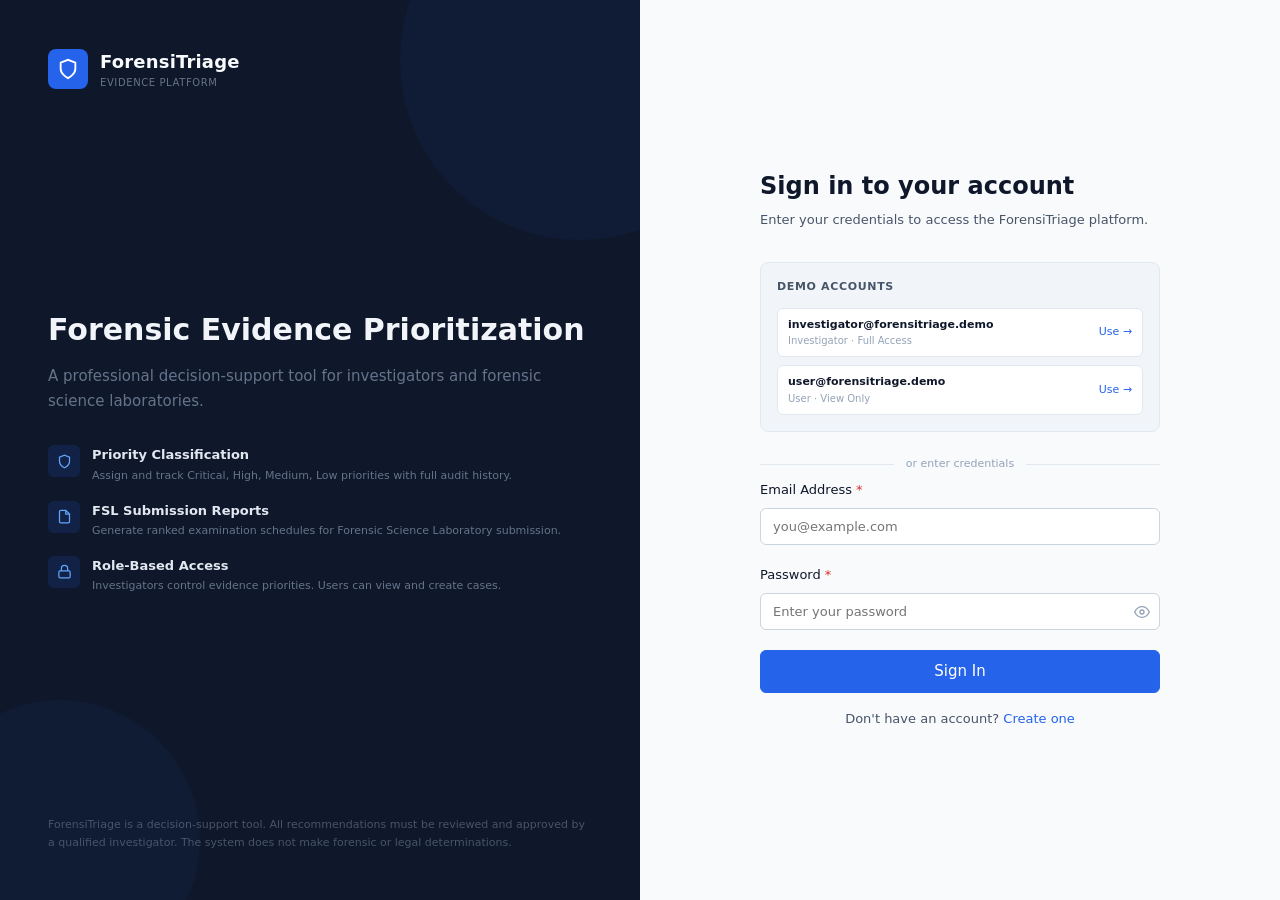
<file: evidence-details.html>
<!DOCTYPE html>
<html lang="en" data-theme="light">
<head>
  <meta charset="UTF-8" />
  <meta name="viewport" content="width=device-width, initial-scale=1.0" />
  <title>Evidence Details — ForensiTriage</title>
  <link rel="stylesheet" href="css/style.css" />
  <link rel="stylesheet" href="css/pages.css" />
  <link rel="stylesheet" href="css/responsive.css" />
</head>
<body>
<div class="app-layout">
  <aside class="sidebar" id="sidebar"></aside>
  <div id="sidebar-overlay" class="sidebar-overlay"></div>

  <div class="main-content">
    <header class="topbar" id="topbar"></header>

    <main class="page-body" id="evidence-page-body">
      <div style="padding:60px;text-align:center;color:var(--text-muted)">Loading evidence…</div>
    </main>
  </div>
</div>

<div id="toast-container"></div>
<!-- Hidden file input for attachments -->
<input type="file" id="attachment-file-input" accept=".jpg,.jpeg,.png,.webp,.pdf" style="display:none" multiple />

<script src="js/utils.js"></script>
<script src="js/data.js"></script>
<script src="js/auth.js"></script>
<script src="js/app.js"></script>
<script src="js/evidence-details.js"></script>
</body>
</html>
</file>
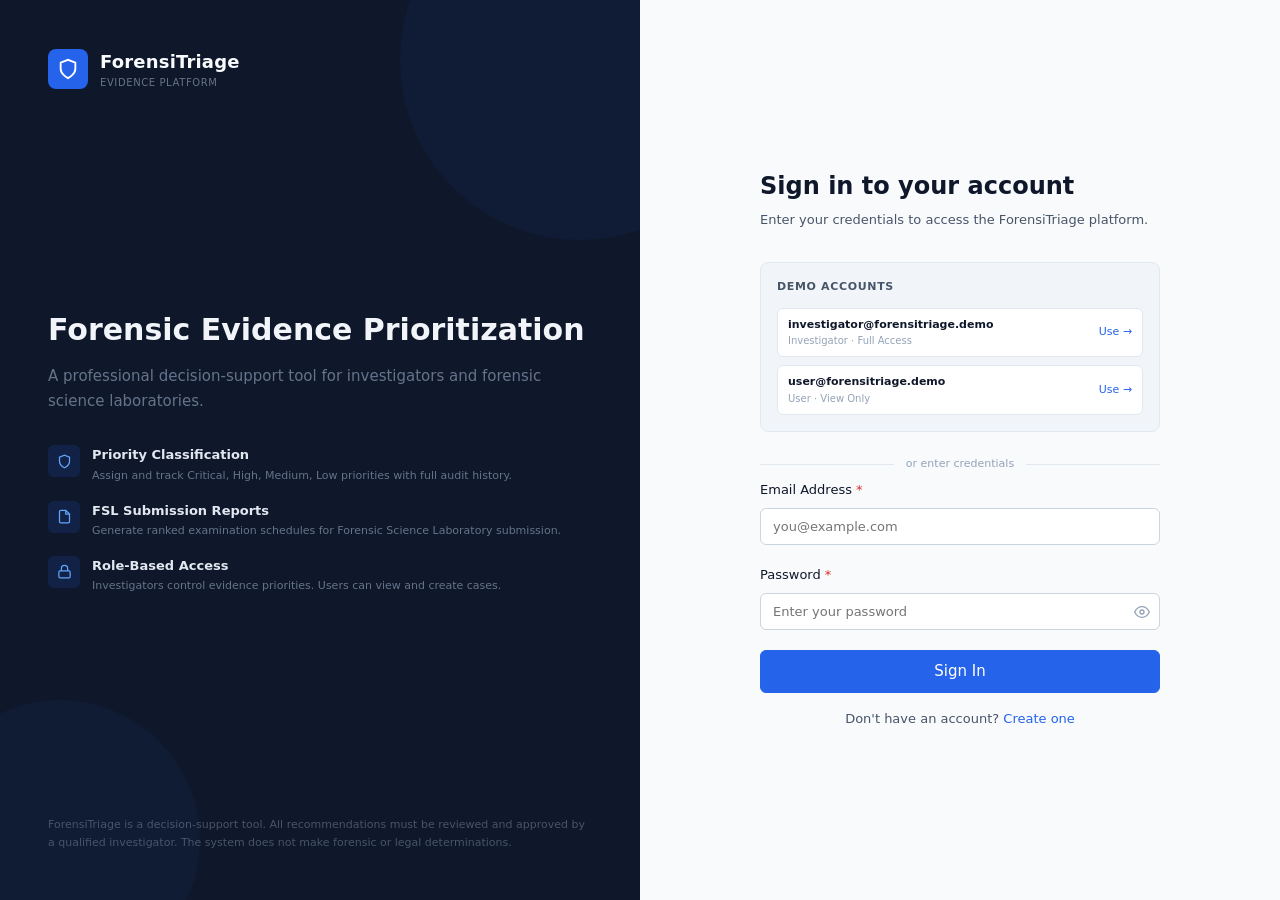
<file: login.html>
<!DOCTYPE html>
<html lang="en" data-theme="light">
<head>
  <meta charset="UTF-8" />
  <meta name="viewport" content="width=device-width, initial-scale=1.0" />
  <title>Sign In — ForensiTriage</title>
  <link rel="stylesheet" href="css/style.css" />
  <link rel="stylesheet" href="css/auth.css" />
</head>
<body>
  <div class="auth-page">

    <!-- Left Panel -->
    <div class="auth-panel">
      <div class="auth-panel-logo">
        <div class="auth-panel-logo-icon">
          <svg viewBox="0 0 24 24" fill="none" stroke="currentColor" stroke-width="2"><path d="M12 22s8-4 8-10V5l-8-3-8 3v7c0 6 8 10 8 10z"/></svg>
        </div>
        <div>
          <div class="auth-panel-logo-text">ForensiTriage</div>
          <div class="auth-panel-logo-sub">Evidence Platform</div>
        </div>
      </div>

      <div class="auth-panel-content">
        <h1 class="auth-panel-title">Forensic Evidence Prioritization</h1>
        <p class="auth-panel-desc">
          A professional decision-support tool for investigators and forensic science laboratories.
        </p>
        <div class="auth-features">
          <div class="auth-feature">
            <div class="auth-feature-icon">
              <svg viewBox="0 0 24 24" fill="none" stroke="currentColor" stroke-width="2"><path d="M12 22s8-4 8-10V5l-8-3-8 3v7c0 6 8 10 8 10z"/></svg>
            </div>
            <div>
              <div class="auth-feature-title">Priority Classification</div>
              <div class="auth-feature-desc">Assign and track Critical, High, Medium, Low priorities with full audit history.</div>
            </div>
          </div>
          <div class="auth-feature">
            <div class="auth-feature-icon">
              <svg viewBox="0 0 24 24" fill="none" stroke="currentColor" stroke-width="2"><path d="M14 2H6a2 2 0 0 0-2 2v16a2 2 0 0 0 2 2h12a2 2 0 0 0 2-2V8z"/><polyline points="14 2 14 8 20 8"/></svg>
            </div>
            <div>
              <div class="auth-feature-title">FSL Submission Reports</div>
              <div class="auth-feature-desc">Generate ranked examination schedules for Forensic Science Laboratory submission.</div>
            </div>
          </div>
          <div class="auth-feature">
            <div class="auth-feature-icon">
              <svg viewBox="0 0 24 24" fill="none" stroke="currentColor" stroke-width="2"><rect x="3" y="11" width="18" height="11" rx="2" ry="2"/><path d="M7 11V7a5 5 0 0 1 10 0v4"/></svg>
            </div>
            <div>
              <div class="auth-feature-title">Role-Based Access</div>
              <div class="auth-feature-desc">Investigators control evidence priorities. Users can view and create cases.</div>
            </div>
          </div>
        </div>
      </div>

      <p class="auth-panel-footer">
        ForensiTriage is a decision-support tool. All recommendations must be reviewed and approved by a qualified investigator. The system does not make forensic or legal determinations.
      </p>
    </div>

    <!-- Right Panel (Form) -->
    <div class="auth-form-panel">
      <div class="auth-form-container">
        <div class="auth-form-header">
          <h2 class="auth-form-title">Sign in to your account</h2>
          <p class="auth-form-subtitle">Enter your credentials to access the ForensiTriage platform.</p>
        </div>

        <!-- Demo Accounts -->
        <div class="auth-demo-box">
          <div class="auth-demo-title">Demo Accounts</div>
          <div class="auth-demo-account" data-email="investigator@forensitriage.demo" data-pass="Investigator@123">
            <div class="auth-demo-info">
              <div class="auth-demo-email">investigator@forensitriage.demo</div>
              <div class="auth-demo-role">Investigator · Full Access</div>
            </div>
            <span class="auth-demo-use">Use →</span>
          </div>
          <div class="auth-demo-account" data-email="user@forensitriage.demo" data-pass="User@123">
            <div class="auth-demo-info">
              <div class="auth-demo-email">user@forensitriage.demo</div>
              <div class="auth-demo-role">User · View Only</div>
            </div>
            <span class="auth-demo-use">Use →</span>
          </div>
        </div>

        <div class="auth-divider"><span class="auth-divider-text">or enter credentials</span></div>

        <!-- Error -->
        <div id="login-error" class="alert alert-danger mb-4 hidden" role="alert">
          <svg viewBox="0 0 24 24" fill="none" stroke="currentColor" stroke-width="2"><circle cx="12" cy="12" r="10"/><line x1="15" y1="9" x2="9" y2="15"/><line x1="9" y1="9" x2="15" y2="15"/></svg>
          <span></span>
        </div>

        <!-- Form -->
        <form class="auth-form" id="login-form" novalidate>
          <div class="form-group">
            <label class="form-label form-label-req" for="login-email">Email Address</label>
            <input type="email" id="login-email" name="email" class="input"
              placeholder="you@example.com" autocomplete="email" required />
          </div>
          <div class="form-group">
            <label class="form-label form-label-req" for="login-password">Password</label>
            <div class="password-toggle">
              <input type="password" id="login-password" name="password" class="input"
                placeholder="Enter your password" autocomplete="current-password" required />
              <button type="button" class="password-toggle-btn" aria-label="Toggle password">
                <svg viewBox="0 0 24 24" fill="none" stroke="currentColor" stroke-width="2" width="16" height="16"><path d="M1 12s4-8 11-8 11 8 11 8-4 8-11 8-11-8-11-8z"/><circle cx="12" cy="12" r="3"/></svg>
              </button>
            </div>
          </div>
          <button type="submit" id="login-submit" class="btn btn-primary auth-submit">Sign In</button>
        </form>

        <p class="auth-switch">
          Don't have an account? <a href="signup.html">Create one</a>
        </p>
      </div>
    </div>
  </div>

  <div id="toast-container"></div>

  <script src="js/utils.js"></script>
  <script src="js/data.js"></script>
  <script src="js/auth.js"></script>
  <script>
    // Apply persisted theme
    const savedTheme = localStorage.getItem('ft_theme') || 'light';
    document.documentElement.setAttribute('data-theme', savedTheme);
    // Seed demo data
    seedDemoData();
    // Init page
    initLoginPage();
  </script>
</body>
</html>
</file>
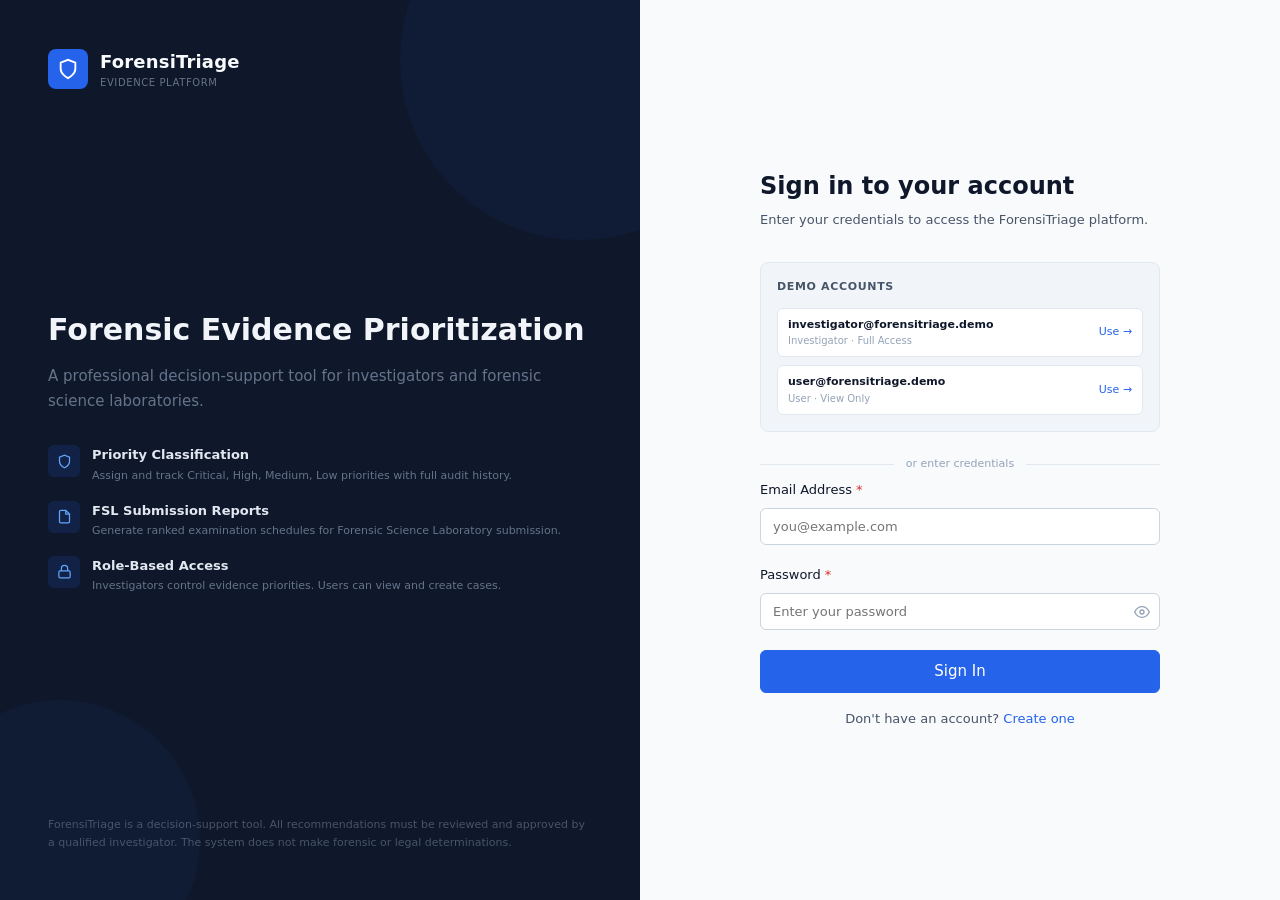
<file: profile.html>
<!DOCTYPE html>
<html lang="en" data-theme="light">
<head>
  <meta charset="UTF-8" />
  <meta name="viewport" content="width=device-width, initial-scale=1.0" />
  <title>Profile — ForensiTriage</title>
  <link rel="stylesheet" href="css/style.css" />
  <link rel="stylesheet" href="css/pages.css" />
  <link rel="stylesheet" href="css/responsive.css" />
</head>
<body>
<div class="app-layout">
  <aside class="sidebar" id="sidebar"></aside>
  <div id="sidebar-overlay" class="sidebar-overlay"></div>

  <div class="main-content">
    <header class="topbar" id="topbar"></header>

    <main class="page-body">
      <div class="page-header">
        <div>
          <h1 class="page-title">Profile & Settings</h1>
          <p class="page-subtitle">Manage your account and application preferences.</p>
        </div>
      </div>

      <div class="profile-layout" id="profile-layout">
        <!-- Populated by JS -->
        <div style="grid-column:1/-1;padding:40px;text-align:center;color:var(--text-muted)">Loading…</div>
      </div>
    </main>
  </div>
</div>

<div id="toast-container"></div>

<script src="js/utils.js"></script>
<script src="js/data.js"></script>
<script src="js/auth.js"></script>
<script src="js/app.js"></script>
<script src="js/profile.js"></script>
</body>
</html>
</file>
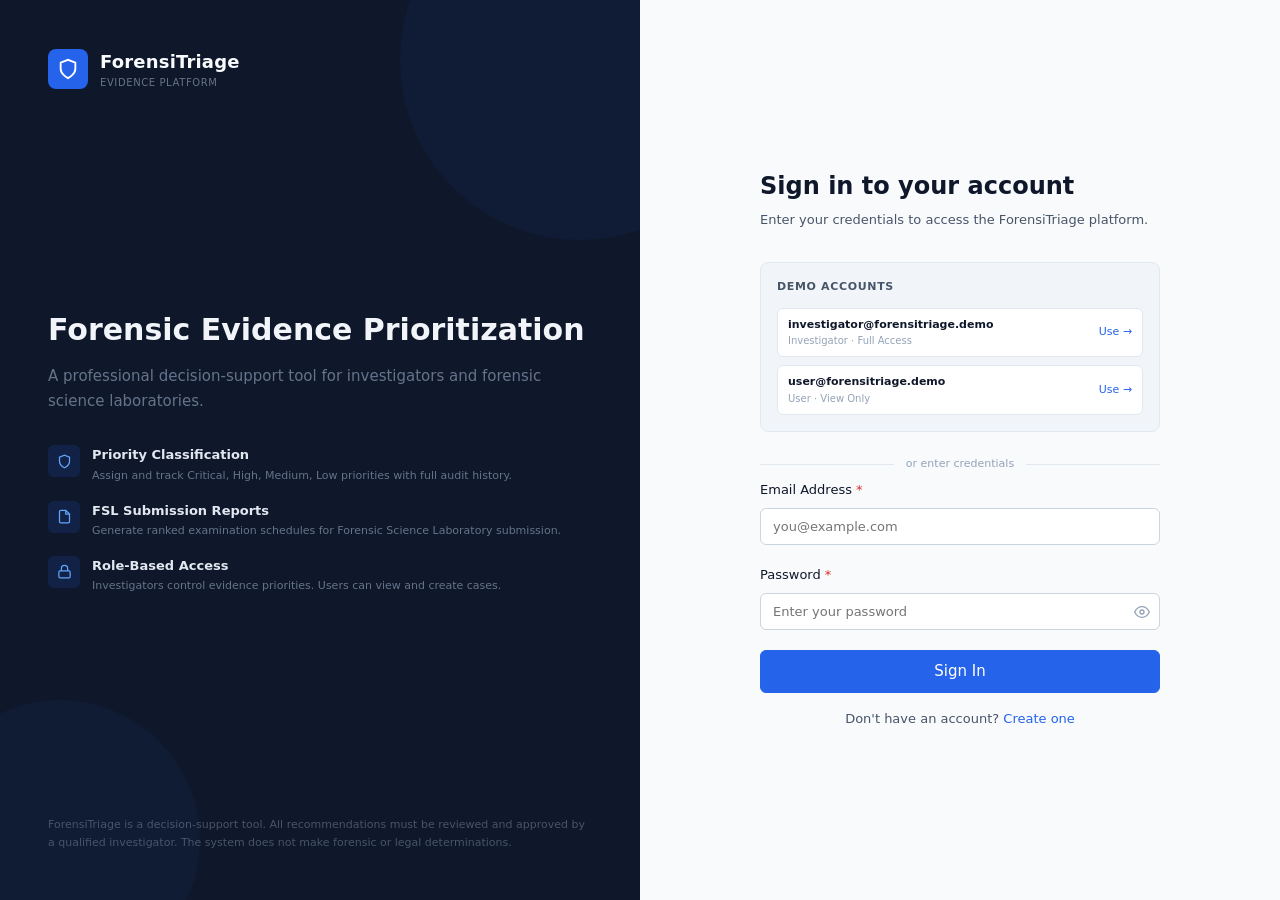
<file: reports.html>
<!DOCTYPE html>
<html lang="en" data-theme="light">
<head>
  <meta charset="UTF-8" />
  <meta name="viewport" content="width=device-width, initial-scale=1.0" />
  <title>Reports — ForensiTriage</title>
  <link rel="stylesheet" href="css/style.css" />
  <link rel="stylesheet" href="css/pages.css" />
  <link rel="stylesheet" href="css/responsive.css" />
</head>
<body>
<div class="app-layout">
  <aside class="sidebar" id="sidebar"></aside>
  <div id="sidebar-overlay" class="sidebar-overlay"></div>

  <div class="main-content">
    <header class="topbar" id="topbar"></header>

    <main class="page-body">
      <div class="page-header">
        <div>
          <h1 class="page-title">Reports</h1>
          <p class="page-subtitle">Generate FSL examination schedules ranked by priority.</p>
        </div>
        <div class="page-actions">
          <button class="btn btn-secondary" onclick="window.print()">
            <svg viewBox="0 0 24 24" fill="none" stroke="currentColor" stroke-width="2" width="14" height="14"><polyline points="6 9 6 2 18 2 18 9"/><path d="M6 18H4a2 2 0 0 1-2-2v-5a2 2 0 0 1 2-2h16a2 2 0 0 1 2 2v5a2 2 0 0 1-2 2h-2"/><rect x="6" y="14" width="12" height="8"/></polyline></svg>
            Print Page
          </button>
        </div>
      </div>

      <!-- Disclaimer -->
      <div class="disclaimer-banner mb-6">
        <svg viewBox="0 0 24 24" fill="none" stroke="currentColor" stroke-width="2"><path d="m10.29 3.86-8.17 14A2 2 0 0 0 3.85 21h16.3a2 2 0 0 0 1.73-3l-8.18-14a2 2 0 0 0-3.44-.14z"/><line x1="12" y1="9" x2="12" y2="13"/><line x1="12" y1="17" x2="12.01" y2="17"/></svg>
        <span><strong>FSL Submission Schedule:</strong> Priority levels are investigator-assigned recommendations only. They do not represent automated forensic scoring or legal determinations. All classifications must be verified by the lead investigator before formal submission.</span>
      </div>

      <!-- Case Selector Toolbar -->
      <div class="toolbar mb-6">
        <div class="toolbar-left">
          <select id="report-case-select" class="filter-select" style="min-width:300px">
            <option value="">— Select a case to generate report —</option>
          </select>
          <select id="report-priority-filter" class="filter-select">
            <option value="">All Priorities</option>
          </select>
        </div>
        <div class="toolbar-right">
          <button class="btn btn-primary" id="generate-report-btn" data-role="investigator" disabled>
            <svg viewBox="0 0 24 24" fill="none" stroke="currentColor" stroke-width="2" width="14" height="14"><path d="M14 2H6a2 2 0 0 0-2 2v16a2 2 0 0 0 2 2h12a2 2 0 0 0 2-2V8z"/><polyline points="14 2 14 8 20 8"/></svg>
            Generate Report
          </button>
        </div>
      </div>

      <!-- Report Output -->
      <div id="report-output">
        <div class="empty-state">
          <div class="empty-state-icon">
            <svg viewBox="0 0 24 24" fill="none" stroke="currentColor" stroke-width="2"><path d="M14 2H6a2 2 0 0 0-2 2v16a2 2 0 0 0 2 2h12a2 2 0 0 0 2-2V8z"/><polyline points="14 2 14 8 20 8"/></svg>
          </div>
          <div class="empty-state-title">Select a Case</div>
          <div class="empty-state-text">Choose a case from the dropdown above to generate the FSL examination schedule.</div>
        </div>
      </div>

    </main>
  </div>
</div>

<div id="toast-container"></div>

<script src="js/utils.js"></script>
<script src="js/data.js"></script>
<script src="js/auth.js"></script>
<script src="js/app.js"></script>
<script src="js/reports.js"></script>
</body>
</html>
</file>
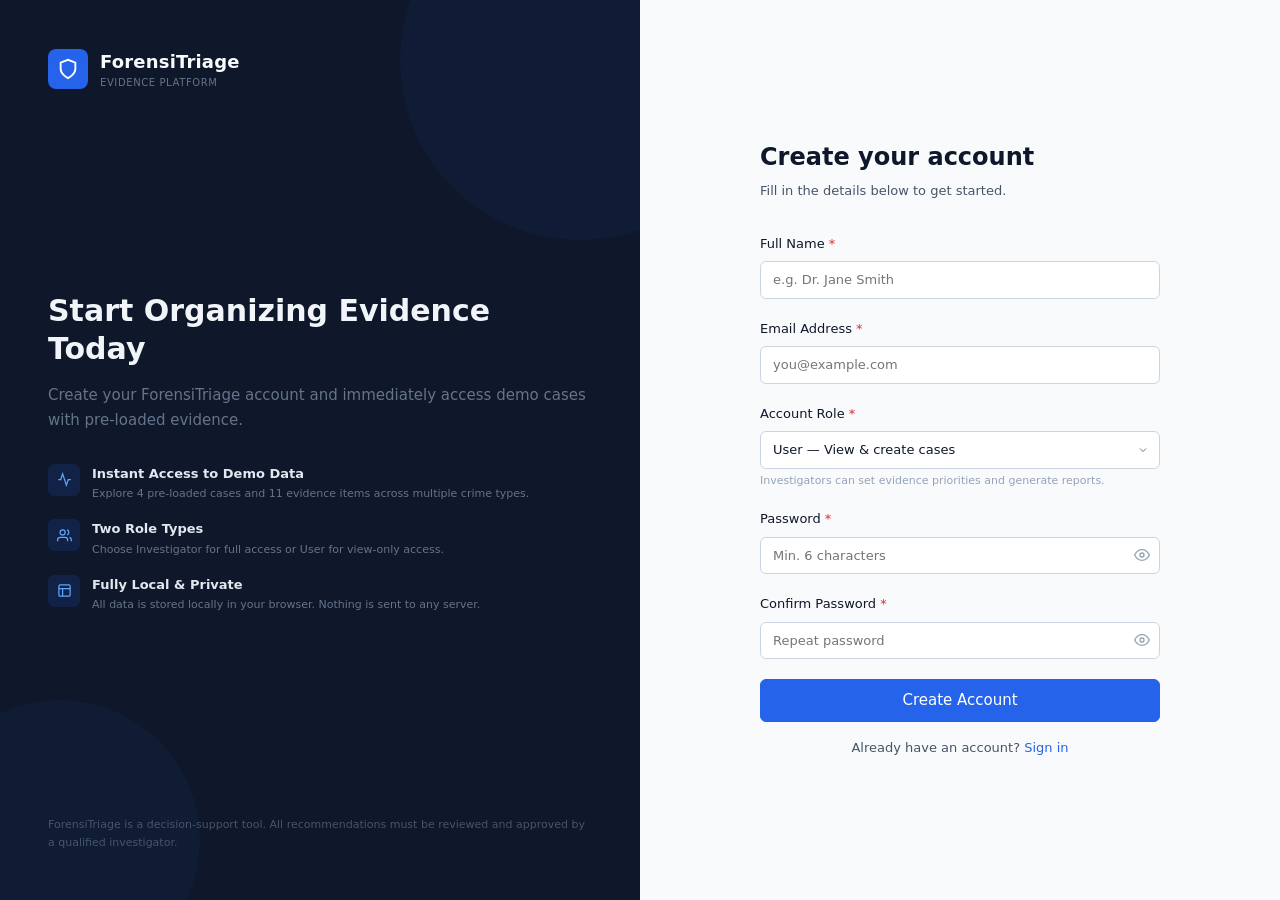
<file: signup.html>
<!DOCTYPE html>
<html lang="en" data-theme="light">
<head>
  <meta charset="UTF-8" />
  <meta name="viewport" content="width=device-width, initial-scale=1.0" />
  <title>Create Account — ForensiTriage</title>
  <link rel="stylesheet" href="css/style.css" />
  <link rel="stylesheet" href="css/auth.css" />
</head>
<body>
  <div class="auth-page">

    <!-- Left Panel -->
    <div class="auth-panel">
      <div class="auth-panel-logo">
        <div class="auth-panel-logo-icon">
          <svg viewBox="0 0 24 24" fill="none" stroke="currentColor" stroke-width="2"><path d="M12 22s8-4 8-10V5l-8-3-8 3v7c0 6 8 10 8 10z"/></svg>
        </div>
        <div>
          <div class="auth-panel-logo-text">ForensiTriage</div>
          <div class="auth-panel-logo-sub">Evidence Platform</div>
        </div>
      </div>

      <div class="auth-panel-content">
        <h1 class="auth-panel-title">Start Organizing Evidence Today</h1>
        <p class="auth-panel-desc">
          Create your ForensiTriage account and immediately access demo cases with pre-loaded evidence.
        </p>
        <div class="auth-features">
          <div class="auth-feature">
            <div class="auth-feature-icon">
              <svg viewBox="0 0 24 24" fill="none" stroke="currentColor" stroke-width="2"><polyline points="22 12 18 12 15 21 9 3 6 12 2 12"/></svg>
            </div>
            <div>
              <div class="auth-feature-title">Instant Access to Demo Data</div>
              <div class="auth-feature-desc">Explore 4 pre-loaded cases and 11 evidence items across multiple crime types.</div>
            </div>
          </div>
          <div class="auth-feature">
            <div class="auth-feature-icon">
              <svg viewBox="0 0 24 24" fill="none" stroke="currentColor" stroke-width="2"><path d="M17 21v-2a4 4 0 0 0-4-4H5a4 4 0 0 0-4 4v2"/><circle cx="9" cy="7" r="4"/><path d="M23 21v-2a4 4 0 0 0-3-3.87"/><path d="M16 3.13a4 4 0 0 1 0 7.75"/></svg>
            </div>
            <div>
              <div class="auth-feature-title">Two Role Types</div>
              <div class="auth-feature-desc">Choose Investigator for full access or User for view-only access.</div>
            </div>
          </div>
          <div class="auth-feature">
            <div class="auth-feature-icon">
              <svg viewBox="0 0 24 24" fill="none" stroke="currentColor" stroke-width="2"><rect x="3" y="3" width="18" height="18" rx="2" ry="2"/><line x1="3" y1="9" x2="21" y2="9"/><line x1="9" y1="21" x2="9" y2="9"/></svg>
            </div>
            <div>
              <div class="auth-feature-title">Fully Local & Private</div>
              <div class="auth-feature-desc">All data is stored locally in your browser. Nothing is sent to any server.</div>
            </div>
          </div>
        </div>
      </div>

      <p class="auth-panel-footer">
        ForensiTriage is a decision-support tool. All recommendations must be reviewed and approved by a qualified investigator.
      </p>
    </div>

    <!-- Right Panel (Form) -->
    <div class="auth-form-panel">
      <div class="auth-form-container">
        <div class="auth-form-header">
          <h2 class="auth-form-title">Create your account</h2>
          <p class="auth-form-subtitle">Fill in the details below to get started.</p>
        </div>

        <!-- Error -->
        <div id="signup-error" class="alert alert-danger mb-4 hidden" role="alert">
          <svg viewBox="0 0 24 24" fill="none" stroke="currentColor" stroke-width="2"><circle cx="12" cy="12" r="10"/><line x1="15" y1="9" x2="9" y2="15"/><line x1="9" y1="9" x2="15" y2="15"/></svg>
          <span></span>
        </div>

        <!-- Form -->
        <form class="auth-form" id="signup-form" novalidate>
          <div class="form-group">
            <label class="form-label form-label-req" for="signup-name">Full Name</label>
            <input type="text" id="signup-name" name="name" class="input"
              placeholder="e.g. Dr. Jane Smith" autocomplete="name" required />
          </div>
          <div class="form-group">
            <label class="form-label form-label-req" for="signup-email">Email Address</label>
            <input type="email" id="signup-email" name="email" class="input"
              placeholder="you@example.com" autocomplete="email" required />
          </div>
          <div class="form-group">
            <label class="form-label form-label-req" for="signup-role">Account Role</label>
            <select id="signup-role" name="role" class="select">
              <option value="user">User — View & create cases</option>
              <option value="investigator">Investigator — Full access including priorities</option>
            </select>
            <p class="form-hint">Investigators can set evidence priorities and generate reports.</p>
          </div>
          <div class="form-group">
            <label class="form-label form-label-req" for="signup-password">Password</label>
            <div class="password-toggle">
              <input type="password" id="signup-password" name="password" class="input"
                placeholder="Min. 6 characters" autocomplete="new-password" required />
              <button type="button" class="password-toggle-btn" aria-label="Toggle password">
                <svg viewBox="0 0 24 24" fill="none" stroke="currentColor" stroke-width="2" width="16" height="16"><path d="M1 12s4-8 11-8 11 8 11 8-4 8-11 8-11-8-11-8z"/><circle cx="12" cy="12" r="3"/></svg>
              </button>
            </div>
          </div>
          <div class="form-group">
            <label class="form-label form-label-req" for="signup-confirm">Confirm Password</label>
            <div class="password-toggle">
              <input type="password" id="signup-confirm" name="confirmPassword" class="input"
                placeholder="Repeat password" autocomplete="new-password" required />
              <button type="button" class="password-toggle-btn" aria-label="Toggle confirm password">
                <svg viewBox="0 0 24 24" fill="none" stroke="currentColor" stroke-width="2" width="16" height="16"><path d="M1 12s4-8 11-8 11 8 11 8-4 8-11 8-11-8-11-8z"/><circle cx="12" cy="12" r="3"/></svg>
              </button>
            </div>
          </div>
          <button type="submit" id="signup-submit" class="btn btn-primary auth-submit">Create Account</button>
        </form>

        <p class="auth-switch">
          Already have an account? <a href="login.html">Sign in</a>
        </p>
      </div>
    </div>
  </div>

  <div id="toast-container"></div>

  <script src="js/utils.js"></script>
  <script src="js/data.js"></script>
  <script src="js/auth.js"></script>
  <script>
    const savedTheme = localStorage.getItem('ft_theme') || 'light';
    document.documentElement.setAttribute('data-theme', savedTheme);
    seedDemoData();
    initSignupPage();
  </script>
</body>
</html>
</file>
<file: css/style.css>
/* ============================================================
   ForensiTriage — Global Design System
   Professional Forensic Evidence Prioritization Platform
   ============================================================ */

/* ── CSS Custom Properties ─────────────────────────────────── */
:root {
  /* Brand */
  --brand-navy:      #0F172A;
  --brand-blue:      #2563EB;
  --brand-blue-dark: #1D4ED8;
  --brand-blue-light:#DBEAFE;

  /* Surfaces */
  --bg:              #F8FAFC;
  --bg-secondary:    #F1F5F9;
  --surface:         #FFFFFF;
  --surface-raised:  #FFFFFF;
  --border:          #E2E8F0;
  --border-strong:   #CBD5E1;

  /* Text */
  --text:            #0F172A;
  --text-secondary:  #475569;
  --text-muted:      #94A3B8;
  --text-on-dark:    #F8FAFC;

  /* Sidebar */
  --sidebar-bg:      #0F172A;
  --sidebar-border:  #1E293B;
  --sidebar-text:    #94A3B8;
  --sidebar-active:  #2563EB;
  --sidebar-hover:   #1E293B;
  --sidebar-width:   240px;

  /* Priority */
  --priority-critical:       #DC2626;
  --priority-critical-bg:    #FEF2F2;
  --priority-critical-border:#FECACA;
  --priority-high:           #D97706;
  --priority-high-bg:        #FFFBEB;
  --priority-high-border:    #FDE68A;
  --priority-medium:         #2563EB;
  --priority-medium-bg:      #EFF6FF;
  --priority-medium-border:  #BFDBFE;
  --priority-low:            #16A34A;
  --priority-low-bg:         #F0FDF4;
  --priority-low-border:     #BBF7D0;
  --priority-unassigned:     #64748B;
  --priority-unassigned-bg:  #F8FAFC;
  --priority-unassigned-border:#E2E8F0;

  /* Status */
  --status-active:    #16A34A;
  --status-closed:    #64748B;
  --status-pending:   #D97706;
  --status-review:    #2563EB;

  /* Semantic */
  --success:        #16A34A;
  --success-bg:     #F0FDF4;
  --warning:        #D97706;
  --warning-bg:     #FFFBEB;
  --danger:         #DC2626;
  --danger-bg:      #FEF2F2;
  --info:           #2563EB;
  --info-bg:        #EFF6FF;

  /* Spacing */
  --space-1: 4px;
  --space-2: 8px;
  --space-3: 12px;
  --space-4: 16px;
  --space-5: 20px;
  --space-6: 24px;
  --space-8: 32px;
  --space-10: 40px;
  --space-12: 48px;
  --space-16: 64px;

  /* Typography */
  --font:       -apple-system, "Segoe UI", system-ui, sans-serif;
  --font-mono:  "Cascadia Code", "Fira Code", "Consolas", monospace;
  --text-xs:    11px;
  --text-sm:    13px;
  --text-base:  14px;
  --text-md:    15px;
  --text-lg:    17px;
  --text-xl:    20px;
  --text-2xl:   24px;
  --text-3xl:   30px;
  --text-4xl:   36px;
  --fw-normal:  400;
  --fw-medium:  500;
  --fw-semibold:600;
  --fw-bold:    700;
  --lh-tight:   1.25;
  --lh-normal:  1.5;
  --lh-relaxed: 1.625;

  /* Radii */
  --radius-sm:  4px;
  --radius:     6px;
  --radius-md:  8px;
  --radius-lg:  12px;

  /* Shadows */
  --shadow-sm:  0 1px 2px rgba(15,23,42,0.06);
  --shadow:     0 1px 3px rgba(15,23,42,0.10), 0 1px 2px rgba(15,23,42,0.06);
  --shadow-md:  0 4px 6px rgba(15,23,42,0.07), 0 2px 4px rgba(15,23,42,0.06);
  --shadow-lg:  0 10px 15px rgba(15,23,42,0.08), 0 4px 6px rgba(15,23,42,0.05);

  /* Transitions */
  --transition: 150ms ease;
  --transition-md: 250ms ease;

  /* Topbar */
  --topbar-height: 56px;

  /* Z-index */
  --z-sidebar:  100;
  --z-topbar:   200;
  --z-modal:    300;
  --z-toast:    400;
}

/* Dark Mode */
[data-theme="dark"] {
  --bg:             #0F172A;
  --bg-secondary:   #1E293B;
  --surface:        #1E293B;
  --surface-raised: #263348;
  --border:         #334155;
  --border-strong:  #475569;
  --text:           #F1F5F9;
  --text-secondary: #94A3B8;
  --text-muted:     #64748B;
  --sidebar-bg:     #060D1A;
  --sidebar-border: #1E293B;
  --shadow-sm:      0 1px 2px rgba(0,0,0,0.3);
  --shadow:         0 1px 3px rgba(0,0,0,0.4);
  --shadow-md:      0 4px 6px rgba(0,0,0,0.4);
  --shadow-lg:      0 10px 15px rgba(0,0,0,0.5);
}

/* ── Reset ──────────────────────────────────────────────────── */
*, *::before, *::after { box-sizing: border-box; margin: 0; padding: 0; }
html { font-size: 14px; scroll-behavior: smooth; }
body {
  font-family: var(--font);
  font-size: var(--text-base);
  line-height: var(--lh-normal);
  color: var(--text);
  background: var(--bg);
  -webkit-font-smoothing: antialiased;
}
a { color: var(--brand-blue); text-decoration: none; }
a:hover { text-decoration: underline; }
img, svg { display: block; }
ul, ol { list-style: none; }
button { font-family: var(--font); cursor: pointer; }
input, textarea, select { font-family: var(--font); }

/* ── Layout Shell ───────────────────────────────────────────── */
.app-layout {
  display: flex;
  min-height: 100vh;
}

/* ── Sidebar ────────────────────────────────────────────────── */
.sidebar {
  position: fixed;
  top: 0;
  left: 0;
  width: var(--sidebar-width);
  height: 100vh;
  background: var(--sidebar-bg);
  border-right: 1px solid var(--sidebar-border);
  display: flex;
  flex-direction: column;
  z-index: var(--z-sidebar);
  transition: transform var(--transition-md);
}
.sidebar-logo {
  display: flex;
  align-items: center;
  gap: var(--space-3);
  padding: var(--space-5) var(--space-5);
  border-bottom: 1px solid var(--sidebar-border);
  min-height: var(--topbar-height);
}
.sidebar-logo-icon {
  width: 32px;
  height: 32px;
  background: var(--brand-blue);
  border-radius: var(--radius);
  display: flex;
  align-items: center;
  justify-content: center;
  flex-shrink: 0;
}
.sidebar-logo-icon svg { color: #fff; }
.sidebar-logo-text {
  display: flex;
  flex-direction: column;
}
.sidebar-logo-name {
  font-size: 14px;
  font-weight: var(--fw-bold);
  color: #F8FAFC;
  letter-spacing: 0.02em;
  line-height: 1.2;
}
.sidebar-logo-sub {
  font-size: 10px;
  color: var(--sidebar-text);
  letter-spacing: 0.04em;
  text-transform: uppercase;
}
.sidebar-nav {
  flex: 1;
  padding: var(--space-4) 0;
  overflow-y: auto;
}
.sidebar-section-label {
  font-size: 10px;
  font-weight: var(--fw-semibold);
  color: #475569;
  letter-spacing: 0.08em;
  text-transform: uppercase;
  padding: var(--space-4) var(--space-5) var(--space-2);
}
.sidebar-nav a {
  display: flex;
  align-items: center;
  gap: var(--space-3);
  padding: 9px var(--space-5);
  font-size: var(--text-sm);
  font-weight: var(--fw-medium);
  color: var(--sidebar-text);
  text-decoration: none;
  border-radius: 0;
  transition: background var(--transition), color var(--transition);
  position: relative;
}
.sidebar-nav a svg {
  width: 16px;
  height: 16px;
  flex-shrink: 0;
  opacity: 0.7;
}
.sidebar-nav a:hover {
  background: var(--sidebar-hover);
  color: #CBD5E1;
  text-decoration: none;
}
.sidebar-nav a.active {
  color: #FFFFFF;
  background: rgba(37,99,235,0.15);
  border-right: 3px solid var(--sidebar-active);
}
.sidebar-nav a.active svg { opacity: 1; color: var(--brand-blue); }
.sidebar-footer {
  padding: var(--space-4) var(--space-5);
  border-top: 1px solid var(--sidebar-border);
}
.sidebar-user {
  display: flex;
  align-items: center;
  gap: var(--space-3);
  padding: var(--space-2) 0;
}
.sidebar-avatar {
  width: 32px;
  height: 32px;
  border-radius: 50%;
  background: var(--brand-blue);
  display: flex;
  align-items: center;
  justify-content: center;
  font-size: 12px;
  font-weight: var(--fw-bold);
  color: #fff;
  flex-shrink: 0;
}
.sidebar-user-info { flex: 1; min-width: 0; }
.sidebar-user-name {
  font-size: var(--text-sm);
  font-weight: var(--fw-semibold);
  color: #E2E8F0;
  white-space: nowrap;
  overflow: hidden;
  text-overflow: ellipsis;
}
.sidebar-user-role {
  font-size: 10px;
  color: var(--sidebar-text);
  text-transform: uppercase;
  letter-spacing: 0.05em;
}

/* ── Main Content Area ──────────────────────────────────────── */
.main-content {
  margin-left: var(--sidebar-width);
  flex: 1;
  display: flex;
  flex-direction: column;
  min-height: 100vh;
}

/* ── Topbar ─────────────────────────────────────────────────── */
.topbar {
  position: sticky;
  top: 0;
  height: var(--topbar-height);
  background: var(--surface);
  border-bottom: 1px solid var(--border);
  display: flex;
  align-items: center;
  padding: 0 var(--space-6);
  gap: var(--space-4);
  z-index: var(--z-topbar);
}
.topbar-breadcrumb {
  display: flex;
  align-items: center;
  gap: var(--space-2);
  font-size: var(--text-sm);
  color: var(--text-secondary);
  flex: 1;
}
.topbar-breadcrumb .crumb { color: var(--text-secondary); }
.topbar-breadcrumb .crumb-sep { color: var(--text-muted); }
.topbar-breadcrumb .crumb-current {
  color: var(--text);
  font-weight: var(--fw-semibold);
}
.topbar-actions {
  display: flex;
  align-items: center;
  gap: var(--space-3);
}
.topbar-search {
  position: relative;
}
.topbar-search input {
  width: 240px;
  padding: 6px 12px 6px 34px;
  border: 1px solid var(--border);
  border-radius: var(--radius);
  font-size: var(--text-sm);
  background: var(--bg-secondary);
  color: var(--text);
  transition: border-color var(--transition), box-shadow var(--transition);
}
.topbar-search input:focus {
  outline: none;
  border-color: var(--brand-blue);
  box-shadow: 0 0 0 3px rgba(37,99,235,0.1);
  background: var(--surface);
}
.topbar-search-icon {
  position: absolute;
  left: 10px;
  top: 50%;
  transform: translateY(-50%);
  color: var(--text-muted);
  pointer-events: none;
  width: 14px;
  height: 14px;
}
.topbar-btn {
  width: 34px;
  height: 34px;
  border: 1px solid var(--border);
  border-radius: var(--radius);
  background: var(--surface);
  color: var(--text-secondary);
  display: flex;
  align-items: center;
  justify-content: center;
  cursor: pointer;
  transition: background var(--transition), color var(--transition);
}
.topbar-btn:hover { background: var(--bg-secondary); color: var(--text); }
.topbar-btn svg { width: 16px; height: 16px; }
.mobile-menu-btn {
  display: none;
  width: 34px;
  height: 34px;
  border: none;
  background: none;
  color: var(--text);
  align-items: center;
  justify-content: center;
  cursor: pointer;
}

/* ── Page Body ──────────────────────────────────────────────── */
.page-body {
  flex: 1;
  padding: var(--space-8) var(--space-8);
}
.page-header {
  display: flex;
  align-items: flex-start;
  justify-content: space-between;
  margin-bottom: var(--space-8);
  gap: var(--space-4);
}
.page-title {
  font-size: var(--text-2xl);
  font-weight: var(--fw-bold);
  color: var(--text);
  line-height: var(--lh-tight);
}
.page-subtitle {
  font-size: var(--text-sm);
  color: var(--text-secondary);
  margin-top: var(--space-1);
}
.page-actions {
  display: flex;
  align-items: center;
  gap: var(--space-3);
  flex-shrink: 0;
}

/* ── Cards ──────────────────────────────────────────────────── */
.card {
  background: var(--surface);
  border: 1px solid var(--border);
  border-radius: var(--radius-md);
  box-shadow: var(--shadow-sm);
}
.card-header {
  display: flex;
  align-items: center;
  justify-content: space-between;
  padding: var(--space-5) var(--space-6);
  border-bottom: 1px solid var(--border);
}
.card-title {
  font-size: var(--text-md);
  font-weight: var(--fw-semibold);
  color: var(--text);
}
.card-subtitle {
  font-size: var(--text-sm);
  color: var(--text-secondary);
  margin-top: 2px;
}
.card-body { padding: var(--space-6); }
.card-footer {
  padding: var(--space-4) var(--space-6);
  border-top: 1px solid var(--border);
  background: var(--bg-secondary);
  border-radius: 0 0 var(--radius-md) var(--radius-md);
}

/* ── Stat Cards ─────────────────────────────────────────────── */
.stat-card {
  background: var(--surface);
  border: 1px solid var(--border);
  border-radius: var(--radius-md);
  padding: var(--space-5) var(--space-6);
  display: flex;
  align-items: flex-start;
  justify-content: space-between;
  gap: var(--space-4);
}
.stat-card-content { flex: 1; min-width: 0; }
.stat-card-label {
  font-size: var(--text-xs);
  font-weight: var(--fw-semibold);
  color: var(--text-secondary);
  text-transform: uppercase;
  letter-spacing: 0.06em;
  margin-bottom: var(--space-2);
}
.stat-card-value {
  font-size: var(--text-3xl);
  font-weight: var(--fw-bold);
  color: var(--text);
  line-height: 1;
  margin-bottom: var(--space-1);
}
.stat-card-meta {
  font-size: var(--text-xs);
  color: var(--text-muted);
}
.stat-card-icon {
  width: 42px;
  height: 42px;
  border-radius: var(--radius-md);
  display: flex;
  align-items: center;
  justify-content: center;
  flex-shrink: 0;
}
.stat-card-icon svg { width: 20px; height: 20px; }
.stat-icon-blue  { background: var(--brand-blue-light); color: var(--brand-blue); }
.stat-icon-red   { background: var(--priority-critical-bg); color: var(--priority-critical); }
.stat-icon-amber { background: var(--priority-high-bg); color: var(--priority-high); }
.stat-icon-green { background: var(--priority-low-bg); color: var(--priority-low); }
.stat-icon-navy  { background: #EFF6FF; color: var(--brand-navy); }

/* ── Buttons ────────────────────────────────────────────────── */
.btn {
  display: inline-flex;
  align-items: center;
  justify-content: center;
  gap: var(--space-2);
  padding: 8px 16px;
  font-size: var(--text-sm);
  font-weight: var(--fw-medium);
  border-radius: var(--radius);
  border: 1px solid transparent;
  cursor: pointer;
  text-decoration: none;
  transition: background var(--transition), color var(--transition),
              border-color var(--transition), box-shadow var(--transition);
  white-space: nowrap;
  line-height: 1.4;
}
.btn svg { width: 14px; height: 14px; flex-shrink: 0; }
.btn:hover { text-decoration: none; }
.btn:focus { outline: none; box-shadow: 0 0 0 3px rgba(37,99,235,0.2); }
.btn:disabled { opacity: 0.5; cursor: not-allowed; pointer-events: none; }

.btn-primary {
  background: var(--brand-blue);
  color: #fff;
  border-color: var(--brand-blue);
}
.btn-primary:hover { background: var(--brand-blue-dark); border-color: var(--brand-blue-dark); }

.btn-secondary {
  background: var(--surface);
  color: var(--text);
  border-color: var(--border-strong);
}
.btn-secondary:hover { background: var(--bg-secondary); }

.btn-danger {
  background: var(--danger);
  color: #fff;
  border-color: var(--danger);
}
.btn-danger:hover { background: #B91C1C; border-color: #B91C1C; }

.btn-ghost {
  background: transparent;
  color: var(--text-secondary);
  border-color: transparent;
}
.btn-ghost:hover { background: var(--bg-secondary); color: var(--text); }

.btn-sm { padding: 5px 12px; font-size: var(--text-xs); }
.btn-lg { padding: 11px 22px; font-size: var(--text-md); }
.btn-icon {
  width: 32px;
  height: 32px;
  padding: 0;
  border: 1px solid var(--border);
  background: var(--surface);
  color: var(--text-secondary);
  border-radius: var(--radius);
}
.btn-icon svg { width: 14px; height: 14px; }
.btn-icon:hover { background: var(--bg-secondary); color: var(--text); }

/* ── Badges ─────────────────────────────────────────────────── */
.badge {
  display: inline-flex;
  align-items: center;
  gap: 4px;
  padding: 2px 8px;
  font-size: var(--text-xs);
  font-weight: var(--fw-semibold);
  border-radius: 100px;
  border: 1px solid;
  white-space: nowrap;
  letter-spacing: 0.02em;
}
.badge-critical {
  color: var(--priority-critical);
  background: var(--priority-critical-bg);
  border-color: var(--priority-critical-border);
}
.badge-high {
  color: var(--priority-high);
  background: var(--priority-high-bg);
  border-color: var(--priority-high-border);
}
.badge-medium {
  color: var(--priority-medium);
  background: var(--priority-medium-bg);
  border-color: var(--priority-medium-border);
}
.badge-low {
  color: var(--priority-low);
  background: var(--priority-low-bg);
  border-color: var(--priority-low-border);
}
.badge-unassigned {
  color: var(--priority-unassigned);
  background: var(--priority-unassigned-bg);
  border-color: var(--priority-unassigned-border);
}
.badge-active   { color: var(--status-active); background: #F0FDF4; border-color: #BBF7D0; }
.badge-closed   { color: var(--status-closed); background: #F8FAFC; border-color: var(--border); }
.badge-pending  { color: var(--status-pending); background: #FFFBEB; border-color: #FDE68A; }
.badge-review   { color: var(--status-review); background: #EFF6FF; border-color: #BFDBFE; }
.badge-dot::before {
  content: '';
  width: 6px;
  height: 6px;
  border-radius: 50%;
  background: currentColor;
  display: inline-block;
}

/* ── Forms ──────────────────────────────────────────────────── */
.form-group { margin-bottom: var(--space-5); }
.form-label {
  display: block;
  font-size: var(--text-sm);
  font-weight: var(--fw-medium);
  color: var(--text);
  margin-bottom: var(--space-2);
}
.form-label-req::after { content: ' *'; color: var(--danger); }
.form-hint {
  font-size: var(--text-xs);
  color: var(--text-muted);
  margin-top: var(--space-1);
}
.form-error {
  font-size: var(--text-xs);
  color: var(--danger);
  margin-top: var(--space-1);
}
.input, .textarea, .select {
  width: 100%;
  padding: 8px 12px;
  border: 1px solid var(--border-strong);
  border-radius: var(--radius);
  font-size: var(--text-sm);
  color: var(--text);
  background: var(--surface);
  transition: border-color var(--transition), box-shadow var(--transition);
  line-height: var(--lh-normal);
  -webkit-appearance: none;
  appearance: none;
}
.input:focus, .textarea:focus, .select:focus {
  outline: none;
  border-color: var(--brand-blue);
  box-shadow: 0 0 0 3px rgba(37,99,235,0.1);
}
.input.error, .textarea.error, .select.error {
  border-color: var(--danger);
}
.input.error:focus, .textarea.error:focus, .select.error:focus {
  box-shadow: 0 0 0 3px rgba(220,38,38,0.1);
}
.textarea { resize: vertical; min-height: 80px; }
.select {
  background-image: url("data:image/svg+xml,%3Csvg xmlns='http://www.w3.org/2000/svg' width='12' height='12' viewBox='0 0 24 24' fill='none' stroke='%2364748B' stroke-width='2'%3E%3Cpath d='m6 9 6 6 6-6'/%3E%3C/svg%3E");
  background-repeat: no-repeat;
  background-position: right 10px center;
  padding-right: 32px;
  cursor: pointer;
}
.input-group {
  display: flex;
  align-items: stretch;
}
.input-group .input { border-radius: var(--radius) 0 0 var(--radius); }
.input-group .btn   { border-radius: 0 var(--radius) var(--radius) 0; border-left: none; }

/* ── Tables ─────────────────────────────────────────────────── */
.table-wrapper {
  overflow-x: auto;
  border-radius: var(--radius-md);
  border: 1px solid var(--border);
}
table {
  width: 100%;
  border-collapse: collapse;
  font-size: var(--text-sm);
}
thead {
  background: var(--bg-secondary);
  border-bottom: 1px solid var(--border);
}
th {
  padding: 10px 16px;
  text-align: left;
  font-size: var(--text-xs);
  font-weight: var(--fw-semibold);
  color: var(--text-secondary);
  text-transform: uppercase;
  letter-spacing: 0.05em;
  white-space: nowrap;
}
td {
  padding: 12px 16px;
  color: var(--text);
  border-bottom: 1px solid var(--border);
  vertical-align: middle;
}
tr:last-child td { border-bottom: none; }
tbody tr { transition: background var(--transition); }
tbody tr:hover { background: var(--bg-secondary); }
.table-actions { display: flex; align-items: center; gap: var(--space-2); }

/* ── Alerts ─────────────────────────────────────────────────── */
.alert {
  display: flex;
  align-items: flex-start;
  gap: var(--space-3);
  padding: var(--space-4);
  border-radius: var(--radius);
  border: 1px solid;
  font-size: var(--text-sm);
}
.alert svg { width: 16px; height: 16px; flex-shrink: 0; margin-top: 1px; }
.alert-info    { background: var(--info-bg);    border-color: #BFDBFE; color: #1E40AF; }
.alert-success { background: var(--success-bg); border-color: #BBF7D0; color: #15803D; }
.alert-warning { background: var(--warning-bg); border-color: #FDE68A; color: #92400E; }
.alert-danger  { background: var(--danger-bg);  border-color: #FECACA; color: #B91C1C; }

/* ── Disclaimer Banner ──────────────────────────────────────── */
.disclaimer-banner {
  background: #FFFBEB;
  border: 1px solid #FDE68A;
  border-radius: var(--radius);
  padding: 10px var(--space-4);
  display: flex;
  align-items: flex-start;
  gap: var(--space-3);
  font-size: var(--text-xs);
  color: #92400E;
  line-height: 1.5;
}
.disclaimer-banner svg { width: 14px; height: 14px; flex-shrink: 0; margin-top: 1px; color: #D97706; }

/* ── Empty State ────────────────────────────────────────────── */
.empty-state {
  display: flex;
  flex-direction: column;
  align-items: center;
  justify-content: center;
  padding: var(--space-16) var(--space-8);
  text-align: center;
}
.empty-state-icon {
  width: 56px;
  height: 56px;
  border-radius: var(--radius-lg);
  background: var(--bg-secondary);
  display: flex;
  align-items: center;
  justify-content: center;
  margin-bottom: var(--space-4);
  color: var(--text-muted);
}
.empty-state-icon svg { width: 24px; height: 24px; }
.empty-state-title {
  font-size: var(--text-md);
  font-weight: var(--fw-semibold);
  color: var(--text);
  margin-bottom: var(--space-2);
}
.empty-state-text {
  font-size: var(--text-sm);
  color: var(--text-secondary);
  max-width: 360px;
  line-height: var(--lh-relaxed);
  margin-bottom: var(--space-6);
}

/* ── Loading States ─────────────────────────────────────────── */
.skeleton {
  background: linear-gradient(90deg,
    var(--border) 25%,
    var(--bg-secondary) 50%,
    var(--border) 75%);
  background-size: 200% 100%;
  animation: skeleton-shimmer 1.5s infinite;
  border-radius: var(--radius);
}
@keyframes skeleton-shimmer {
  0%   { background-position: 200% center; }
  100% { background-position: -200% center; }
}
.spinner {
  width: 20px;
  height: 20px;
  border: 2px solid var(--border);
  border-top-color: var(--brand-blue);
  border-radius: 50%;
  animation: spin 0.7s linear infinite;
}
@keyframes spin { to { transform: rotate(360deg); } }

/* ── Modal ──────────────────────────────────────────────────── */
.modal-backdrop {
  position: fixed;
  inset: 0;
  background: rgba(15,23,42,0.5);
  backdrop-filter: blur(2px);
  z-index: var(--z-modal);
  display: flex;
  align-items: center;
  justify-content: center;
  padding: var(--space-4);
  animation: fade-in var(--transition-md);
}
.modal {
  background: var(--surface);
  border-radius: var(--radius-lg);
  border: 1px solid var(--border);
  box-shadow: var(--shadow-lg);
  width: 100%;
  max-width: 520px;
  max-height: 90vh;
  display: flex;
  flex-direction: column;
  animation: slide-up var(--transition-md);
}
.modal-lg { max-width: 720px; }
.modal-header {
  display: flex;
  align-items: center;
  justify-content: space-between;
  padding: var(--space-5) var(--space-6);
  border-bottom: 1px solid var(--border);
}
.modal-title {
  font-size: var(--text-lg);
  font-weight: var(--fw-semibold);
  color: var(--text);
}
.modal-close {
  width: 28px;
  height: 28px;
  border: none;
  background: none;
  color: var(--text-muted);
  cursor: pointer;
  display: flex;
  align-items: center;
  justify-content: center;
  border-radius: var(--radius-sm);
  transition: background var(--transition), color var(--transition);
}
.modal-close:hover { background: var(--bg-secondary); color: var(--text); }
.modal-close svg { width: 16px; height: 16px; }
.modal-body {
  padding: var(--space-6);
  overflow-y: auto;
  flex: 1;
}
.modal-footer {
  padding: var(--space-4) var(--space-6);
  border-top: 1px solid var(--border);
  display: flex;
  justify-content: flex-end;
  gap: var(--space-3);
  background: var(--bg-secondary);
  border-radius: 0 0 var(--radius-lg) var(--radius-lg);
}
@keyframes fade-in  { from { opacity: 0; } to { opacity: 1; } }
@keyframes slide-up { from { transform: translateY(16px); opacity: 0; } to { transform: translateY(0); opacity: 1; } }

/* ── Toast ──────────────────────────────────────────────────── */
#toast-container {
  position: fixed;
  bottom: var(--space-6);
  right: var(--space-6);
  z-index: var(--z-toast);
  display: flex;
  flex-direction: column;
  gap: var(--space-3);
  pointer-events: none;
}
.toast {
  display: flex;
  align-items: flex-start;
  gap: var(--space-3);
  padding: 12px 16px;
  background: var(--brand-navy);
  color: #F8FAFC;
  border-radius: var(--radius-md);
  box-shadow: var(--shadow-lg);
  font-size: var(--text-sm);
  max-width: 360px;
  pointer-events: all;
  animation: toast-in 0.25s ease;
  border-left: 3px solid var(--brand-blue);
}
.toast.toast-success { border-left-color: var(--success); }
.toast.toast-warning { border-left-color: var(--warning); }
.toast.toast-error   { border-left-color: var(--danger); }
.toast svg { width: 16px; height: 16px; flex-shrink: 0; margin-top: 1px; }
.toast-content { flex: 1; }
.toast-title { font-weight: var(--fw-semibold); margin-bottom: 2px; }
.toast-msg   { color: #94A3B8; font-size: var(--text-xs); }
.toast-dismiss {
  background: none;
  border: none;
  color: #64748B;
  cursor: pointer;
  padding: 0;
  display: flex;
  align-items: center;
}
.toast-dismiss:hover { color: #F8FAFC; }
.toast-dismiss svg { width: 12px; height: 12px; }
@keyframes toast-in {
  from { transform: translateX(24px); opacity: 0; }
  to   { transform: translateX(0);    opacity: 1; }
}
@keyframes toast-out {
  from { transform: translateX(0);    opacity: 1; }
  to   { transform: translateX(24px); opacity: 0; }
}
.toast.removing { animation: toast-out 0.2s ease forwards; }

/* ── Tabs ───────────────────────────────────────────────────── */
.tabs {
  display: flex;
  border-bottom: 1px solid var(--border);
  gap: 0;
  margin-bottom: var(--space-6);
}
.tab {
  padding: 10px 16px;
  font-size: var(--text-sm);
  font-weight: var(--fw-medium);
  color: var(--text-secondary);
  border-bottom: 2px solid transparent;
  cursor: pointer;
  background: none;
  border-top: none;
  border-left: none;
  border-right: none;
  margin-bottom: -1px;
  transition: color var(--transition), border-color var(--transition);
  white-space: nowrap;
}
.tab:hover { color: var(--text); }
.tab.active {
  color: var(--brand-blue);
  border-bottom-color: var(--brand-blue);
  font-weight: var(--fw-semibold);
}

/* ── Filter / Toolbar ───────────────────────────────────────── */
.toolbar {
  display: flex;
  align-items: center;
  gap: var(--space-3);
  flex-wrap: wrap;
  margin-bottom: var(--space-5);
}
.toolbar-left  { flex: 1; display: flex; align-items: center; gap: var(--space-3); }
.toolbar-right { display: flex; align-items: center; gap: var(--space-3); }
.filter-select {
  padding: 7px 32px 7px 12px;
  border: 1px solid var(--border-strong);
  border-radius: var(--radius);
  font-size: var(--text-sm);
  color: var(--text);
  background: var(--surface);
  background-image: url("data:image/svg+xml,%3Csvg xmlns='http://www.w3.org/2000/svg' width='12' height='12' viewBox='0 0 24 24' fill='none' stroke='%2364748B' stroke-width='2'%3E%3Cpath d='m6 9 6 6 6-6'/%3E%3C/svg%3E");
  background-repeat: no-repeat;
  background-position: right 10px center;
  cursor: pointer;
  -webkit-appearance: none;
  appearance: none;
}
.filter-select:focus {
  outline: none;
  border-color: var(--brand-blue);
  box-shadow: 0 0 0 3px rgba(37,99,235,0.1);
}
.search-input {
  padding: 7px 12px 7px 34px;
  border: 1px solid var(--border-strong);
  border-radius: var(--radius);
  font-size: var(--text-sm);
  color: var(--text);
  background: var(--surface);
  position: relative;
  transition: border-color var(--transition), box-shadow var(--transition);
}
.search-input:focus {
  outline: none;
  border-color: var(--brand-blue);
  box-shadow: 0 0 0 3px rgba(37,99,235,0.1);
}
.search-wrap {
  position: relative;
  display: inline-flex;
  align-items: center;
}
.search-wrap svg {
  position: absolute;
  left: 10px;
  color: var(--text-muted);
  width: 14px;
  height: 14px;
  pointer-events: none;
}

/* ── Timeline ───────────────────────────────────────────────── */
.timeline { position: relative; padding-left: 24px; }
.timeline::before {
  content: '';
  position: absolute;
  left: 7px;
  top: 8px;
  bottom: 8px;
  width: 1px;
  background: var(--border);
}
.timeline-item {
  position: relative;
  padding-bottom: var(--space-5);
}
.timeline-item:last-child { padding-bottom: 0; }
.timeline-dot {
  position: absolute;
  left: -21px;
  top: 4px;
  width: 10px;
  height: 10px;
  border-radius: 50%;
  background: var(--border-strong);
  border: 2px solid var(--surface);
}
.timeline-dot.dot-critical { background: var(--priority-critical); }
.timeline-dot.dot-blue     { background: var(--brand-blue); }
.timeline-dot.dot-green    { background: var(--success); }
.timeline-dot.dot-amber    { background: var(--warning); }
.timeline-time {
  font-size: var(--text-xs);
  color: var(--text-muted);
  margin-bottom: 2px;
}
.timeline-text {
  font-size: var(--text-sm);
  color: var(--text);
  line-height: var(--lh-relaxed);
}

/* ── Grid utilities ─────────────────────────────────────────── */
.grid { display: grid; gap: var(--space-6); }
.grid-2 { grid-template-columns: repeat(2, 1fr); }
.grid-3 { grid-template-columns: repeat(3, 1fr); }
.grid-4 { grid-template-columns: repeat(4, 1fr); }
.grid-sidebar { grid-template-columns: 1fr 320px; gap: var(--space-6); }

/* ── Utilities ──────────────────────────────────────────────── */
.sr-only { position: absolute; width: 1px; height: 1px; padding: 0; margin: -1px; overflow: hidden; clip: rect(0,0,0,0); white-space: nowrap; border: 0; }
.truncate { overflow: hidden; text-overflow: ellipsis; white-space: nowrap; }
.text-sm { font-size: var(--text-sm); }
.text-xs { font-size: var(--text-xs); }
.text-muted { color: var(--text-muted); }
.text-secondary { color: var(--text-secondary); }
.text-danger { color: var(--danger); }
.text-success { color: var(--success); }
.text-bold { font-weight: var(--fw-bold); }
.text-semibold { font-weight: var(--fw-semibold); }
.mt-1 { margin-top: var(--space-1); }
.mt-2 { margin-top: var(--space-2); }
.mt-4 { margin-top: var(--space-4); }
.mt-6 { margin-top: var(--space-6); }
.mb-2 { margin-bottom: var(--space-2); }
.mb-4 { margin-bottom: var(--space-4); }
.mb-6 { margin-bottom: var(--space-6); }
.flex { display: flex; }
.flex-col { flex-direction: column; }
.items-center { align-items: center; }
.justify-between { justify-content: space-between; }
.gap-2 { gap: var(--space-2); }
.gap-3 { gap: var(--space-3); }
.gap-4 { gap: var(--space-4); }
.w-full { width: 100%; }
.hidden { display: none !important; }

/* ── Priority Dot ───────────────────────────────────────────── */
.priority-dot {
  width: 8px; height: 8px;
  border-radius: 50%;
  display: inline-block;
  flex-shrink: 0;
}
.priority-dot.critical  { background: var(--priority-critical); }
.priority-dot.high      { background: var(--priority-high); }
.priority-dot.medium    { background: var(--priority-medium); }
.priority-dot.low       { background: var(--priority-low); }
.priority-dot.unassigned{ background: var(--priority-unassigned); }

/* ── Divider ────────────────────────────────────────────────── */
.divider {
  border: none;
  border-top: 1px solid var(--border);
  margin: var(--space-6) 0;
}

/* ── Info row ───────────────────────────────────────────────── */
.info-row {
  display: flex;
  gap: var(--space-2);
  font-size: var(--text-sm);
  margin-bottom: var(--space-3);
}
.info-label {
  color: var(--text-secondary);
  min-width: 140px;
  flex-shrink: 0;
  font-weight: var(--fw-medium);
}
.info-value { color: var(--text); }

/* ── Sidebar mobile overlay ─────────────────────────────────── */
.sidebar-overlay {
  display: none;
  position: fixed;
  inset: 0;
  background: rgba(15,23,42,0.5);
  z-index: 99;
}
</file>
<file: src/styles.css>
/* ============================================================
   ForensiTriage — Professional Forensic Investigation Platform
   Design System v2.0
   ============================================================ */

/* ── Reset & base ── */
*, *::before, *::after { box-sizing: border-box; margin: 0; padding: 0; }

:root {
  /* ── Color Palette ── */
  --navy:          #1A2332;
  --navy-hover:    #243042;
  --navy-light:    #2D3E55;
  --bg:            #F4F6F9;
  --surface:       #FFFFFF;
  --surface-alt:   #F0F2F6;
  --border:        #D8DCE6;
  --border-light:  #E8EBF0;

  /* ── Text ── */
  --text:          #1A2332;
  --text-secondary:#4A5568;
  --text-muted:    #718096;
  --text-inv:      #FFFFFF;
  --text-inv-muted:#A8B8CC;

  /* ── Accent / Action ── */
  --blue:          #1D4ED8;
  --blue-hover:    #1E40AF;
  --blue-light:    #EFF6FF;
  --blue-border:   #BFDBFE;

  /* ── Semantic colors ── */
  --critical:        #DC2626;
  --critical-light:  #FEF2F2;
  --critical-border: #FECACA;
  --critical-text:   #991B1B;

  --high:            #D97706;
  --high-light:      #FFFBEB;
  --high-border:     #FDE68A;
  --high-text:       #92400E;

  --routine:         #059669;
  --routine-light:   #ECFDF5;
  --routine-border:  #A7F3D0;
  --routine-text:    #065F46;

  --override:        #7C3AED;
  --override-light:  #F5F3FF;
  --override-border: #DDD6FE;
  --override-text:   #4C1D95;

  --info:            #0284C7;
  --info-light:      #F0F9FF;
  --info-border:     #BAE6FD;

  /* ── Sidebar ── */
  --sidebar-w:     240px;
  --sidebar-collapsed: 64px;
  --topbar-h:      56px;

  /* ── Spacing & shape ── */
  --radius-sm:     4px;
  --radius:        6px;
  --radius-md:     8px;
  --radius-lg:     10px;

  /* ── Shadows ── */
  --shadow-xs:     0 1px 2px rgba(26,35,50,0.05);
  --shadow-sm:     0 1px 3px rgba(26,35,50,0.08), 0 1px 2px rgba(26,35,50,0.06);
  --shadow:        0 4px 6px rgba(26,35,50,0.07), 0 2px 4px rgba(26,35,50,0.06);
  --shadow-md:     0 10px 15px rgba(26,35,50,0.08), 0 4px 6px rgba(26,35,50,0.05);
  --shadow-overlay:0 20px 40px rgba(26,35,50,0.18);

  /* ── Typography ── */
  --font:          -apple-system, "Segoe UI", system-ui, sans-serif;
  --font-mono:     "Cascadia Mono", "Fira Mono", "Consolas", monospace;

  /* ── Transitions ── */
  --transition:    150ms ease;
}

html { font-size: 14px; }
body {
  font-family: var(--font);
  background: var(--bg);
  color: var(--text);
  line-height: 1.55;
  min-height: 100vh;
  display: flex;
  overflow-x: hidden;
}

/* ═══════════════════════════════════════════════════════════════
   SIDEBAR
   ═══════════════════════════════════════════════════════════════ */

#sidebar {
  width: var(--sidebar-w);
  min-height: 100vh;
  background: var(--navy);
  display: flex;
  flex-direction: column;
  position: fixed;
  left: 0;
  top: 0;
  bottom: 0;
  z-index: 200;
  transition: width var(--transition);
  flex-shrink: 0;
  overflow: hidden;
}
#sidebar.collapsed { width: var(--sidebar-collapsed); }

/* Brand */
.sidebar-brand {
  display: flex;
  align-items: center;
  gap: 0.65rem;
  padding: 0 1rem;
  height: var(--topbar-h);
  border-bottom: 1px solid rgba(255,255,255,0.08);
  flex-shrink: 0;
  overflow: hidden;
  text-decoration: none;
}
.sidebar-brand-icon {
  width: 32px;
  height: 32px;
  flex-shrink: 0;
  background: var(--blue);
  border-radius: var(--radius);
  display: flex;
  align-items: center;
  justify-content: center;
  color: #fff;
}
.sidebar-brand-icon svg { width: 18px; height: 18px; }
.sidebar-brand-text { overflow: hidden; white-space: nowrap; }
.sidebar-brand-name {
  display: block;
  font-size: 0.95rem;
  font-weight: 700;
  color: var(--text-inv);
  letter-spacing: 0.01em;
  line-height: 1.2;
}
.sidebar-brand-sub {
  display: block;
  font-size: 0.68rem;
  color: var(--text-inv-muted);
  letter-spacing: 0.04em;
  text-transform: uppercase;
}
#sidebar.collapsed .sidebar-brand-text { display: none; }

/* Nav section label */
.sidebar-section-label {
  font-size: 0.65rem;
  font-weight: 700;
  letter-spacing: 0.1em;
  text-transform: uppercase;
  color: var(--text-inv-muted);
  padding: 1.25rem 1rem 0.4rem;
  white-space: nowrap;
  overflow: hidden;
}
#sidebar.collapsed .sidebar-section-label { visibility: hidden; }

/* Nav items */
.sidebar-nav { flex: 1; overflow-y: auto; overflow-x: hidden; padding: 0.5rem 0; }
.sidebar-nav::-webkit-scrollbar { width: 4px; }
.sidebar-nav::-webkit-scrollbar-thumb { background: rgba(255,255,255,0.15); border-radius: 2px; }

.nav-item {
  display: flex;
  align-items: center;
  gap: 0.65rem;
  padding: 0 0.75rem;
  height: 38px;
  margin: 1px 0.5rem;
  border-radius: var(--radius);
  cursor: pointer;
  color: var(--text-inv-muted);
  font-size: 0.85rem;
  font-weight: 500;
  white-space: nowrap;
  overflow: hidden;
  transition: background var(--transition), color var(--transition);
  border: none;
  background: none;
  width: calc(100% - 1rem);
  text-align: left;
}
.nav-item:hover:not(:disabled) {
  background: rgba(255,255,255,0.07);
  color: var(--text-inv);
}
.nav-item.active {
  background: rgba(29,78,216,0.35);
  color: #fff;
  font-weight: 600;
}
.nav-item.active .nav-icon { color: #93C5FD; }
.nav-item:disabled { opacity: 0.35; cursor: not-allowed; }

.nav-icon {
  width: 18px;
  height: 18px;
  flex-shrink: 0;
  display: flex;
  align-items: center;
  justify-content: center;
}
.nav-icon svg { width: 16px; height: 16px; }
.nav-label { overflow: hidden; text-overflow: ellipsis; }
#sidebar.collapsed .nav-label { display: none; }
#sidebar.collapsed .sidebar-section-label { opacity: 0; pointer-events: none; }

/* Sidebar footer */
.sidebar-footer {
  border-top: 1px solid rgba(255,255,255,0.08);
  padding: 0.75rem 0.5rem;
}
.sidebar-collapse-btn {
  display: flex;
  align-items: center;
  gap: 0.65rem;
  padding: 0 0.75rem;
  height: 36px;
  width: 100%;
  border-radius: var(--radius);
  border: none;
  background: none;
  color: var(--text-inv-muted);
  cursor: pointer;
  font-size: 0.82rem;
  white-space: nowrap;
  overflow: hidden;
  transition: background var(--transition), color var(--transition);
}
.sidebar-collapse-btn:hover { background: rgba(255,255,255,0.07); color: var(--text-inv); }
.sidebar-collapse-btn .collapse-icon { flex-shrink: 0; transition: transform var(--transition); }
#sidebar.collapsed .sidebar-collapse-btn .collapse-icon { transform: rotate(180deg); }
#sidebar.collapsed .sidebar-collapse-btn .collapse-label { display: none; }

/* ═══════════════════════════════════════════════════════════════
   MAIN WRAPPER
   ═══════════════════════════════════════════════════════════════ */

#app-body {
  margin-left: var(--sidebar-w);
  flex: 1;
  display: flex;
  flex-direction: column;
  min-height: 100vh;
  transition: margin-left var(--transition);
  min-width: 0;
}
#app-body.sidebar-collapsed { margin-left: var(--sidebar-collapsed); }

/* ═══════════════════════════════════════════════════════════════
   TOP BAR
   ═══════════════════════════════════════════════════════════════ */

.topbar {
  height: var(--topbar-h);
  background: var(--surface);
  border-bottom: 1px solid var(--border);
  display: flex;
  align-items: center;
  gap: 0.75rem;
  padding: 0 1.5rem;
  position: sticky;
  top: 0;
  z-index: 100;
  flex-shrink: 0;
}

.topbar-breadcrumb {
  display: flex;
  align-items: center;
  gap: 0.5rem;
  flex: 1;
  min-width: 0;
}
.topbar-page-title {
  font-size: 0.88rem;
  font-weight: 600;
  color: var(--text);
  white-space: nowrap;
}
.topbar-case-chip {
  display: inline-flex;
  align-items: center;
  gap: 0.3rem;
  background: var(--blue-light);
  border: 1px solid var(--blue-border);
  color: var(--blue);
  font-size: 0.75rem;
  font-weight: 600;
  padding: 0.15rem 0.6rem;
  border-radius: 20px;
  white-space: nowrap;
  max-width: 220px;
  overflow: hidden;
  text-overflow: ellipsis;
}
.topbar-sep { color: var(--border); font-size: 1rem; }

.topbar-search {
  display: flex;
  align-items: center;
  gap: 0.4rem;
  background: var(--bg);
  border: 1px solid var(--border);
  border-radius: var(--radius);
  padding: 0 0.65rem;
  height: 32px;
  width: 220px;
  transition: border-color var(--transition);
}
.topbar-search:focus-within { border-color: var(--blue); }
.topbar-search svg { width: 14px; height: 14px; color: var(--text-muted); flex-shrink: 0; }
.topbar-search input {
  border: none;
  background: none;
  outline: none;
  font-size: 0.82rem;
  color: var(--text);
  width: 100%;
  font-family: var(--font);
}
.topbar-search input::placeholder { color: var(--text-muted); }

.topbar-actions { display: flex; align-items: center; gap: 0.5rem; }

.topbar-icon-btn {
  width: 32px;
  height: 32px;
  border: 1px solid var(--border);
  background: var(--surface);
  border-radius: var(--radius);
  display: flex;
  align-items: center;
  justify-content: center;
  cursor: pointer;
  color: var(--text-secondary);
  transition: border-color var(--transition), color var(--transition), background var(--transition);
  position: relative;
}
.topbar-icon-btn:hover { border-color: var(--blue); color: var(--blue); background: var(--blue-light); }
.topbar-icon-btn svg { width: 15px; height: 15px; }

.notif-dot {
  position: absolute;
  top: 5px;
  right: 5px;
  width: 7px;
  height: 7px;
  background: var(--critical);
  border-radius: 50%;
  border: 2px solid var(--surface);
}

.topbar-profile {
  display: flex;
  align-items: center;
  gap: 0.5rem;
  padding: 0 0.5rem;
  height: 32px;
  border: 1px solid var(--border);
  border-radius: var(--radius);
  background: var(--surface);
  cursor: pointer;
  transition: border-color var(--transition), background var(--transition);
}
.topbar-profile:hover { border-color: var(--blue); background: var(--blue-light); }
.profile-avatar {
  width: 22px;
  height: 22px;
  border-radius: 50%;
  background: var(--navy);
  color: #fff;
  display: flex;
  align-items: center;
  justify-content: center;
  font-size: 0.65rem;
  font-weight: 700;
  letter-spacing: 0.03em;
  flex-shrink: 0;
}
.profile-name { font-size: 0.78rem; font-weight: 600; color: var(--text); }

/* ═══════════════════════════════════════════════════════════════
   DISCLAIMER BANNER
   ═══════════════════════════════════════════════════════════════ */

.disclaimer-banner {
  background: var(--high-light);
  border-bottom: 1px solid var(--high-border);
  color: var(--high-text);
  font-size: 0.75rem;
  padding: 0.4rem 1.5rem;
  display: flex;
  align-items: center;
  gap: 0.5rem;
}
.disclaimer-banner svg { width: 13px; height: 13px; flex-shrink: 0; color: var(--high); }
.disclaimer-banner strong { font-weight: 700; }
.disclaimer-banner em { font-style: normal; font-weight: 600; }

/* ═══════════════════════════════════════════════════════════════
   MAIN CONTENT
   ═══════════════════════════════════════════════════════════════ */

#main-content {
  flex: 1;
  padding: 1.75rem 1.75rem;
  max-width: 1400px;
  width: 100%;
}

.view { display: block; }
.view[hidden] { display: none; }

.view-header {
  display: flex;
  align-items: flex-start;
  justify-content: space-between;
  margin-bottom: 1.5rem;
  gap: 1rem;
  flex-wrap: wrap;
}
.view-header-left { flex: 1; min-width: 0; }
.view-title {
  font-size: 1.3rem;
  font-weight: 700;
  color: var(--text);
  line-height: 1.25;
  letter-spacing: -0.01em;
}
.view-subtitle {
  font-size: 0.82rem;
  color: var(--text-muted);
  margin-top: 0.2rem;
}
.view-header-actions {
  display: flex;
  align-items: center;
  gap: 0.6rem;
  flex-wrap: wrap;
  flex-shrink: 0;
}
.active-case-label {
  font-size: 0.78rem;
  color: var(--text-muted);
  font-style: italic;
  white-space: nowrap;
  max-width: 250px;
  overflow: hidden;
  text-overflow: ellipsis;
}

/* ═══════════════════════════════════════════════════════════════
   STAT CARDS
   ═══════════════════════════════════════════════════════════════ */

.stats-grid {
  display: grid;
  grid-template-columns: repeat(4, 1fr);
  gap: 1rem;
  margin-bottom: 1.5rem;
}
@media (max-width: 1100px) { .stats-grid { grid-template-columns: repeat(2, 1fr); } }
@media (max-width: 600px)  { .stats-grid { grid-template-columns: 1fr; } }

.stat-card {
  background: var(--surface);
  border: 1px solid var(--border);
  border-radius: var(--radius-lg);
  padding: 1.15rem 1.25rem;
  display: flex;
  align-items: center;
  gap: 1rem;
  box-shadow: var(--shadow-xs);
  position: relative;
  overflow: hidden;
}
.stat-card::before {
  content: '';
  position: absolute;
  left: 0; top: 0; bottom: 0;
  width: 3px;
  background: var(--blue);
  border-radius: var(--radius-sm) 0 0 var(--radius-sm);
}
.stat-card.critical::before { background: var(--critical); }
.stat-card.warning::before  { background: var(--high); }
.stat-card.success::before  { background: var(--routine); }

.stat-icon {
  width: 40px;
  height: 40px;
  border-radius: var(--radius-md);
  display: flex;
  align-items: center;
  justify-content: center;
  flex-shrink: 0;
  background: var(--blue-light);
  color: var(--blue);
}
.stat-card.critical .stat-icon { background: var(--critical-light); color: var(--critical); }
.stat-card.warning .stat-icon  { background: var(--high-light);     color: var(--high); }
.stat-card.success .stat-icon  { background: var(--routine-light);  color: var(--routine); }
.stat-icon svg { width: 18px; height: 18px; }

.stat-body { flex: 1; min-width: 0; }
.stat-value {
  font-size: 1.65rem;
  font-weight: 800;
  color: var(--text);
  line-height: 1;
  letter-spacing: -0.02em;
}
.stat-label {
  font-size: 0.72rem;
  color: var(--text-muted);
  margin-top: 0.2rem;
  text-transform: uppercase;
  letter-spacing: 0.07em;
  font-weight: 600;
}
.stat-delta {
  font-size: 0.72rem;
  margin-top: 0.3rem;
  font-weight: 600;
  display: flex;
  align-items: center;
  gap: 0.2rem;
}
.stat-delta.up   { color: var(--routine); }
.stat-delta.down { color: var(--critical); }

/* ═══════════════════════════════════════════════════════════════
   DASHBOARD GRID
   ═══════════════════════════════════════════════════════════════ */

.dashboard-grid {
  display: grid;
  grid-template-columns: 1fr 1fr;
  gap: 1rem;
  margin-bottom: 1rem;
}
.dashboard-grid-wide {
  display: grid;
  grid-template-columns: 2fr 1fr;
  gap: 1rem;
  margin-bottom: 1rem;
}
@media (max-width: 1000px) {
  .dashboard-grid, .dashboard-grid-wide { grid-template-columns: 1fr; }
}

/* ═══════════════════════════════════════════════════════════════
   CARDS
   ═══════════════════════════════════════════════════════════════ */

.card {
  background: var(--surface);
  border: 1px solid var(--border);
  border-radius: var(--radius-lg);
  box-shadow: var(--shadow-xs);
  overflow: hidden;
}
.card-header {
  display: flex;
  justify-content: space-between;
  align-items: center;
  padding: 0.9rem 1.25rem;
  border-bottom: 1px solid var(--border-light);
  gap: 0.75rem;
}
.card-header-left { display: flex; align-items: center; gap: 0.5rem; min-width: 0; }
.card-title {
  font-size: 0.88rem;
  font-weight: 700;
  color: var(--text);
  white-space: nowrap;
  overflow: hidden;
  text-overflow: ellipsis;
}
.card-subtitle {
  font-size: 0.72rem;
  color: var(--text-muted);
  margin-top: 0.1rem;
}
.card-badge {
  font-size: 0.68rem;
  font-weight: 700;
  padding: 0.15rem 0.5rem;
  border-radius: 20px;
  background: var(--bg);
  border: 1px solid var(--border);
  color: var(--text-secondary);
  white-space: nowrap;
  flex-shrink: 0;
}
.card-body { padding: 1.25rem; }
.card-body-slim { padding: 0.75rem 1.25rem; }
.card-footer {
  padding: 0.75rem 1.25rem;
  border-top: 1px solid var(--border-light);
  font-size: 0.78rem;
  color: var(--text-muted);
  display: flex;
  align-items: center;
  justify-content: space-between;
  gap: 0.5rem;
}

/* ═══════════════════════════════════════════════════════════════
   PRIORITY CHART (CSS bar chart)
   ═══════════════════════════════════════════════════════════════ */

.priority-chart {
  display: flex;
  flex-direction: column;
  gap: 0.8rem;
  padding: 1.25rem;
}
.chart-row { display: flex; align-items: center; gap: 0.75rem; }
.chart-label {
  font-size: 0.78rem;
  font-weight: 600;
  width: 64px;
  flex-shrink: 0;
  color: var(--text-secondary);
}
.chart-bar-track {
  flex: 1;
  height: 8px;
  background: var(--bg);
  border-radius: 4px;
  overflow: hidden;
}
.chart-bar-fill {
  height: 100%;
  border-radius: 4px;
  transition: width 0.4s ease;
}
.chart-bar-fill.critical   { background: var(--critical); }
.chart-bar-fill.high       { background: var(--high); }
.chart-bar-fill.medium     { background: var(--blue); }
.chart-bar-fill.routine,
.chart-bar-fill.low        { background: var(--routine); }
.chart-bar-fill.unassigned { background: var(--border); }
.chart-count {
  font-size: 0.78rem;
  font-weight: 700;
  width: 24px;
  text-align: right;
  color: var(--text);
  flex-shrink: 0;
}
.chart-pct {
  font-size: 0.72rem;
  color: var(--text-muted);
  width: 36px;
  text-align: right;
  flex-shrink: 0;
}

/* ═══════════════════════════════════════════════════════════════
   PRIORITY QUEUE TABLE (dashboard)
   ═══════════════════════════════════════════════════════════════ */

.queue-table { width: 100%; border-collapse: collapse; font-size: 0.82rem; }
.queue-table th {
  background: var(--surface-alt);
  padding: 0.5rem 0.85rem;
  text-align: left;
  font-size: 0.68rem;
  font-weight: 700;
  color: var(--text-muted);
  text-transform: uppercase;
  letter-spacing: 0.08em;
  border-bottom: 2px solid var(--border);
  white-space: nowrap;
}
.queue-table td {
  padding: 0.6rem 0.85rem;
  border-bottom: 1px solid var(--border-light);
  vertical-align: middle;
}
.queue-table tbody tr:last-child td { border-bottom: none; }
.queue-table tbody tr:hover td { background: var(--bg); }

/* ═══════════════════════════════════════════════════════════════
   SCORE BAR
   ═══════════════════════════════════════════════════════════════ */

.score-cell { display: flex; align-items: center; gap: 0.5rem; }
.score-num {
  font-size: 0.78rem;
  font-weight: 700;
  width: 32px;
  text-align: right;
  color: var(--text);
  flex-shrink: 0;
}
.score-bar-track {
  flex: 1;
  height: 5px;
  background: var(--bg);
  border: 1px solid var(--border-light);
  border-radius: 3px;
  overflow: hidden;
  min-width: 40px;
}
.score-bar-fill {
  height: 100%;
  border-radius: 3px;
  transition: width 0.3s ease;
}
.score-bar-fill.critical { background: var(--critical); }
.score-bar-fill.high     { background: var(--high); }
.score-bar-fill.routine  { background: var(--routine); }

/* ═══════════════════════════════════════════════════════════════
   URGENT ATTENTION PANEL
   ═══════════════════════════════════════════════════════════════ */

.urgent-list { display: flex; flex-direction: column; }
.urgent-item {
  display: flex;
  align-items: flex-start;
  gap: 0.65rem;
  padding: 0.85rem 1.25rem;
  border-bottom: 1px solid var(--border-light);
  transition: background var(--transition);
}
.urgent-item:last-child { border-bottom: none; }
.urgent-item:hover { background: var(--bg); }
.urgent-dot {
  width: 8px;
  height: 8px;
  border-radius: 50%;
  margin-top: 0.35rem;
  flex-shrink: 0;
}
.urgent-dot.critical { background: var(--critical); }
.urgent-dot.high     { background: var(--high); }
.urgent-body { flex: 1; min-width: 0; }
.urgent-name {
  font-size: 0.82rem;
  font-weight: 600;
  color: var(--text);
  white-space: nowrap;
  overflow: hidden;
  text-overflow: ellipsis;
}
.urgent-meta {
  font-size: 0.72rem;
  color: var(--text-muted);
  margin-top: 0.1rem;
}
.urgent-action {
  font-size: 0.72rem;
  font-weight: 600;
  color: var(--blue);
  white-space: nowrap;
  cursor: pointer;
  flex-shrink: 0;
  background: none;
  border: none;
  padding: 0;
  text-decoration: none;
}
.urgent-action:hover { text-decoration: underline; }

/* ═══════════════════════════════════════════════════════════════
   TIMELINE
   ═══════════════════════════════════════════════════════════════ */

.timeline { padding: 1rem 1.25rem; }
.timeline-item {
  display: flex;
  gap: 0.75rem;
  padding-bottom: 1rem;
  position: relative;
}
.timeline-item:last-child { padding-bottom: 0; }
.timeline-left { display: flex; flex-direction: column; align-items: center; flex-shrink: 0; }
.timeline-num {
  width: 26px;
  height: 26px;
  border-radius: 50%;
  display: flex;
  align-items: center;
  justify-content: center;
  font-size: 0.7rem;
  font-weight: 800;
  flex-shrink: 0;
  border: 2px solid transparent;
}
.timeline-num.critical { background: var(--critical-light); color: var(--critical); border-color: var(--critical-border); }
.timeline-num.high     { background: var(--high-light);     color: var(--high);     border-color: var(--high-border); }
.timeline-num.routine  { background: var(--routine-light);  color: var(--routine);  border-color: var(--routine-border); }
.timeline-line {
  width: 1px;
  flex: 1;
  background: var(--border-light);
  min-height: 12px;
  margin-top: 3px;
}
.timeline-item:last-child .timeline-line { display: none; }
.timeline-body { flex: 1; min-width: 0; padding-top: 0.2rem; }
.timeline-title { font-size: 0.82rem; font-weight: 600; color: var(--text); }
.timeline-sub  { font-size: 0.72rem; color: var(--text-muted); margin-top: 0.15rem; }

/* ═══════════════════════════════════════════════════════════════
   RECENT ACTIVITY
   ═══════════════════════════════════════════════════════════════ */

.activity-list { }
.activity-item {
  display: flex;
  align-items: flex-start;
  gap: 0.65rem;
  padding: 0.7rem 1.25rem;
  border-bottom: 1px solid var(--border-light);
}
.activity-item:last-child { border-bottom: none; }
.activity-icon {
  width: 28px;
  height: 28px;
  border-radius: var(--radius);
  display: flex;
  align-items: center;
  justify-content: center;
  flex-shrink: 0;
  background: var(--bg);
}
.activity-icon svg { width: 13px; height: 13px; color: var(--text-secondary); }
.activity-text { flex: 1; min-width: 0; }
.activity-desc { font-size: 0.78rem; color: var(--text); line-height: 1.4; }
.activity-desc strong { font-weight: 600; }
.activity-time { font-size: 0.7rem; color: var(--text-muted); margin-top: 0.15rem; }

/* ═══════════════════════════════════════════════════════════════
   QUICK ACTIONS (dashboard panel)
   ═══════════════════════════════════════════════════════════════ */

.quick-actions {
  display: grid;
  grid-template-columns: 1fr 1fr;
  gap: 0.6rem;
  padding: 1rem;
}
.quick-action-btn {
  display: flex;
  flex-direction: column;
  align-items: flex-start;
  gap: 0.5rem;
  padding: 0.85rem;
  background: var(--bg);
  border: 1px solid var(--border);
  border-radius: var(--radius-md);
  cursor: pointer;
  color: var(--text);
  font-size: 0.78rem;
  font-weight: 500;
  transition: border-color var(--transition), background var(--transition), box-shadow var(--transition);
  text-align: left;
}
.quick-action-btn:hover {
  border-color: var(--blue);
  background: var(--blue-light);
  box-shadow: var(--shadow-xs);
}
.quick-action-btn:hover .qa-icon { color: var(--blue); }
.quick-action-btn.warning-action:hover { border-color: var(--high); background: var(--high-light); }
.quick-action-btn.warning-action:hover .qa-icon { color: var(--high); }
.quick-action-btn.danger-action:hover { border-color: var(--critical); background: var(--critical-light); }
.quick-action-btn.danger-action:hover .qa-icon { color: var(--critical); }
.qa-icon {
  width: 28px;
  height: 28px;
  border-radius: var(--radius);
  background: var(--surface);
  border: 1px solid var(--border);
  display: flex;
  align-items: center;
  justify-content: center;
  color: var(--text-secondary);
  transition: color var(--transition), background var(--transition), border-color var(--transition);
}
.qa-icon svg { width: 14px; height: 14px; }
.qa-label { font-size: 0.78rem; font-weight: 600; color: var(--text); line-height: 1.2; }

/* ═══════════════════════════════════════════════════════════════
   BUTTONS
   ═══════════════════════════════════════════════════════════════ */

.btn {
  display: inline-flex;
  align-items: center;
  gap: 0.4rem;
  padding: 0.45rem 0.95rem;
  border-radius: var(--radius);
  border: 1px solid transparent;
  cursor: pointer;
  font-size: 0.82rem;
  font-weight: 600;
  font-family: var(--font);
  transition: background var(--transition), border-color var(--transition), box-shadow var(--transition), opacity var(--transition);
  white-space: nowrap;
  line-height: 1.4;
}
.btn svg { width: 14px; height: 14px; }
.btn:hover { opacity: 0.9; box-shadow: var(--shadow-xs); }
.btn:active { opacity: 0.8; box-shadow: none; }
.btn-primary  { background: var(--blue);    color: #fff;              border-color: var(--blue-hover); }
.btn-primary:hover { background: var(--blue-hover); }
.btn-secondary{ background: var(--surface); color: var(--text-secondary); border-color: var(--border); }
.btn-secondary:hover { background: var(--bg); }
.btn-danger   { background: var(--critical); color: #fff;             border-color: #B91C1C; }
.btn-ghost    { background: transparent;  color: var(--text-secondary); border-color: var(--border); }
.btn-ghost:hover { background: var(--bg); }
.btn-sm       { padding: 0.3rem 0.65rem; font-size: 0.75rem; }
.btn-xs       { padding: 0.2rem 0.5rem;  font-size: 0.7rem; }
.btn:disabled { opacity: 0.4; cursor: not-allowed; box-shadow: none; }

/* ═══════════════════════════════════════════════════════════════
   BADGES
   ═══════════════════════════════════════════════════════════════ */

.priority-badge {
  display: inline-flex;
  align-items: center;
  gap: 0.25rem;
  font-size: 0.68rem;
  font-weight: 700;
  padding: 0.2rem 0.55rem;
  border-radius: 4px;
  text-transform: uppercase;
  letter-spacing: 0.07em;
  white-space: nowrap;
  border: 1px solid transparent;
}
.priority-badge::before {
  content: '';
  width: 5px;
  height: 5px;
  border-radius: 50%;
  flex-shrink: 0;
}
.priority-badge.critical {
  background: var(--critical-light);
  color: var(--critical-text);
  border-color: var(--critical-border);
}
.priority-badge.critical::before { background: var(--critical); }
.priority-badge.high {
  background: var(--high-light);
  color: var(--high-text);
  border-color: var(--high-border);
}
.priority-badge.high::before { background: var(--high); }
.priority-badge.medium {
  background: var(--blue-light);
  color: var(--blue-hover);
  border-color: var(--blue-border);
}
.priority-badge.medium::before { background: var(--blue); }
.priority-badge.low,
.priority-badge.routine {
  background: var(--routine-light);
  color: var(--routine-text);
  border-color: var(--routine-border);
}
.priority-badge.low::before,
.priority-badge.routine::before { background: var(--routine); }
.priority-badge.unassigned {
  background: var(--surface-alt);
  color: var(--text-muted);
  border-color: var(--border);
}
.priority-badge.unassigned::before { background: var(--border); }
.priority-badge.override {
  background: var(--override-light);
  color: var(--override-text);
  border-color: var(--override-border);
}
.priority-badge.override::before { background: var(--override); }

.case-status-badge {
  display: inline-flex;
  align-items: center;
  font-size: 0.68rem;
  font-weight: 700;
  padding: 0.2rem 0.55rem;
  border-radius: 4px;
  text-transform: uppercase;
  letter-spacing: 0.07em;
  white-space: nowrap;
  border: 1px solid transparent;
}
.status-active  { background: var(--routine-light); color: var(--routine-text); border-color: var(--routine-border); }
.status-closed  { background: var(--surface-alt);   color: var(--text-muted);   border-color: var(--border); }
.status-pending { background: var(--high-light);    color: var(--high-text);    border-color: var(--high-border); }

.evidence-type-chip {
  display: inline-flex;
  align-items: center;
  font-size: 0.7rem;
  padding: 0.15rem 0.5rem;
  border-radius: 4px;
  background: var(--blue-light);
  color: var(--blue);
  border: 1px solid var(--blue-border);
  font-weight: 600;
  white-space: nowrap;
}

.demo-tag {
  font-size: 0.65rem;
  color: var(--high-text);
  background: var(--high-light);
  border: 1px solid var(--high-border);
  padding: 0.1rem 0.35rem;
  border-radius: 3px;
  margin-left: 0.4rem;
  font-weight: 700;
  text-transform: uppercase;
  letter-spacing: 0.05em;
}

.status-chip {
  display: inline-flex;
  align-items: center;
  gap: 0.25rem;
  font-size: 0.68rem;
  font-weight: 600;
  padding: 0.2rem 0.55rem;
  border-radius: 4px;
  white-space: nowrap;
  border: 1px solid transparent;
}
.status-chip.pending  { background: var(--info-light);    color: var(--info);          border-color: var(--info-border); }
.status-chip.in-progress { background: var(--high-light); color: var(--high-text);     border-color: var(--high-border); }
.status-chip.completed { background: var(--routine-light); color: var(--routine-text); border-color: var(--routine-border); }

/* ═══════════════════════════════════════════════════════════════
   FORMS
   ═══════════════════════════════════════════════════════════════ */

.form-grid {
  display: grid;
  grid-template-columns: 1fr 1fr;
  gap: 1rem;
}
@media (max-width: 600px) { .form-grid { grid-template-columns: 1fr; } }
.form-group { display: flex; flex-direction: column; gap: 0.3rem; }
.form-group.full-width { grid-column: 1 / -1; }

label {
  font-size: 0.75rem;
  font-weight: 600;
  color: var(--text-secondary);
  text-transform: uppercase;
  letter-spacing: 0.06em;
}
label .required { color: var(--critical); margin-left: 2px; }

input[type="text"],
input[type="date"],
input[type="email"],
input[type="search"],
select,
textarea {
  background: var(--surface);
  border: 1px solid var(--border);
  color: var(--text);
  border-radius: var(--radius);
  padding: 0.45rem 0.75rem;
  font-size: 0.85rem;
  font-family: var(--font);
  width: 100%;
  transition: border-color var(--transition), box-shadow var(--transition);
}
input:focus, select:focus, textarea:focus {
  outline: none;
  border-color: var(--blue);
  box-shadow: 0 0 0 3px rgba(29,78,216,0.08);
}
input.error, select.error, textarea.error {
  border-color: var(--critical);
  box-shadow: 0 0 0 3px rgba(220,38,38,0.08);
}
.field-error { font-size: 0.72rem; color: var(--critical); font-weight: 500; }
textarea { resize: vertical; min-height: 72px; }
.form-actions {
  display: flex;
  gap: 0.6rem;
  justify-content: flex-end;
  margin-top: 1.25rem;
  flex-wrap: wrap;
}
.modal-title {
  font-size: 1rem;
  font-weight: 700;
  margin-bottom: 1.25rem;
  padding-bottom: 0.75rem;
  border-bottom: 1px solid var(--border);
  color: var(--text);
}
.modal-section-label {
  font-size: 0.7rem;
  font-weight: 700;
  color: var(--text-muted);
  text-transform: uppercase;
  letter-spacing: 0.08em;
  margin: 1rem 0 0.6rem;
  padding-bottom: 0.35rem;
  border-bottom: 1px solid var(--border-light);
}

/* ═══════════════════════════════════════════════════════════════
   EVIDENCE TOOLBAR
   ═══════════════════════════════════════════════════════════════ */

.evidence-toolbar {
  display: flex;
  gap: 0.6rem;
  margin-bottom: 1rem;
  flex-wrap: wrap;
  align-items: center;
}
.search-input { flex: 1; min-width: 180px; }
.filter-select { min-width: 150px; max-width: 200px; }

/* ═══════════════════════════════════════════════════════════════
   EVIDENCE TABLE
   ═══════════════════════════════════════════════════════════════ */

.evidence-table-wrap {
  overflow-x: auto;
  border-radius: var(--radius-md);
  border: 1px solid var(--border);
}
.evidence-table {
  width: 100%;
  border-collapse: collapse;
  font-size: 0.82rem;
  background: var(--surface);
}
.evidence-table th {
  background: var(--surface-alt);
  padding: 0.55rem 0.85rem;
  text-align: left;
  font-weight: 700;
  color: var(--text-muted);
  font-size: 0.68rem;
  text-transform: uppercase;
  letter-spacing: 0.08em;
  border-bottom: 2px solid var(--border);
  white-space: nowrap;
  position: sticky;
  top: 0;
}
.evidence-table td {
  padding: 0.6rem 0.85rem;
  border-bottom: 1px solid var(--border-light);
  vertical-align: middle;
}
.evidence-table tbody tr:last-child td { border-bottom: none; }
.evidence-table tbody tr:hover td { background: var(--bg); }
.evidence-id-cell { font-family: var(--font-mono); font-size: 0.75rem; color: var(--text-muted); font-weight: 600; }
.evidence-name-cell { font-weight: 600; color: var(--text); }

.table-actions { display: flex; gap: 0.3rem; align-items: center; }
.icon-btn {
  background: var(--surface);
  border: 1px solid var(--border);
  color: var(--text-muted);
  padding: 0.25rem 0.45rem;
  border-radius: var(--radius);
  cursor: pointer;
  font-size: 0.75rem;
  transition: border-color var(--transition), color var(--transition), background var(--transition);
  display: inline-flex;
  align-items: center;
  justify-content: center;
  height: 26px;
}
.icon-btn svg { width: 12px; height: 12px; }
.icon-btn:hover { color: var(--blue); border-color: var(--blue); background: var(--blue-light); }
.icon-btn.danger:hover { color: var(--critical); border-color: var(--critical); background: var(--critical-light); }

/* ═══════════════════════════════════════════════════════════════
   PRIORITY LEGEND / NOTICES
   ═══════════════════════════════════════════════════════════════ */

.priority-legend {
  display: flex;
  align-items: center;
  gap: 1rem;
  flex-wrap: wrap;
  font-size: 0.78rem;
  color: var(--text-secondary);
  margin-bottom: 1rem;
  padding: 0.65rem 1rem;
  background: var(--surface);
  border: 1px solid var(--border);
  border-radius: var(--radius);
}
.legend-item { display: flex; align-items: center; gap: 0.35rem; }

.priority-notice, .schedule-notice {
  background: var(--info-light);
  border: 1px solid var(--info-border);
  border-left: 3px solid var(--info);
  padding: 0.65rem 1rem;
  font-size: 0.78rem;
  color: var(--text-secondary);
  border-radius: 0 var(--radius) var(--radius) 0;
  margin-bottom: 1.25rem;
  display: flex;
  align-items: flex-start;
  gap: 0.5rem;
}
.priority-notice svg, .schedule-notice svg { width: 14px; height: 14px; flex-shrink: 0; color: var(--info); margin-top: 0.1rem; }

/* ═══════════════════════════════════════════════════════════════
   PRIORITY CARDS
   ═══════════════════════════════════════════════════════════════ */

.priority-card {
  background: var(--surface);
  border: 1px solid var(--border);
  border-radius: var(--radius-md);
  margin-bottom: 0.6rem;
  overflow: hidden;
  box-shadow: var(--shadow-xs);
}
.priority-card.critical { border-left: 3px solid var(--critical); }
.priority-card.high     { border-left: 3px solid var(--high); }
.priority-card.routine  { border-left: 3px solid var(--routine); }
.priority-card.override-applied { border-style: dashed; border-left-style: solid; }

.priority-card-header {
  display: flex;
  align-items: center;
  gap: 0.75rem;
  padding: 0.75rem 1rem;
  cursor: pointer;
  user-select: none;
  flex-wrap: wrap;
}
.priority-card-header:hover { background: var(--bg); }
.priority-card-title { font-weight: 600; flex: 1; min-width: 0; font-size: 0.85rem; color: var(--text); }
.priority-score {
  font-size: 0.75rem;
  color: var(--text-muted);
  white-space: nowrap;
  font-family: var(--font-mono);
  font-weight: 600;
}
.expand-icon {
  color: var(--text-muted);
  font-size: 0.65rem;
  transition: transform var(--transition);
  flex-shrink: 0;
}
.priority-card.expanded .expand-icon { transform: rotate(180deg); }

.priority-card-body {
  display: none;
  padding: 1rem;
  border-top: 1px solid var(--border-light);
  background: var(--bg);
}
.priority-card.expanded .priority-card-body { display: block; }

.priority-factors { margin-bottom: 0.85rem; }
.priority-factors h4 {
  font-size: 0.72rem;
  font-weight: 700;
  color: var(--text-muted);
  text-transform: uppercase;
  letter-spacing: 0.08em;
  margin-bottom: 0.5rem;
}
.score-breakdown {
  display: flex;
  flex-wrap: wrap;
  gap: 0.5rem;
  margin-bottom: 0.75rem;
}
.breakdown-chip {
  display: flex;
  flex-direction: column;
  align-items: center;
  background: var(--surface);
  border: 1px solid var(--border);
  border-radius: var(--radius);
  padding: 0.35rem 0.6rem;
  min-width: 72px;
}
.breakdown-chip-val { font-size: 0.95rem; font-weight: 800; color: var(--text); line-height: 1; }
.breakdown-chip-label { font-size: 0.62rem; color: var(--text-muted); text-transform: uppercase; letter-spacing: 0.06em; margin-top: 0.15rem; }

.factor-list { list-style: none; }
.factor-list li {
  font-size: 0.8rem;
  padding: 0.2rem 0;
  padding-left: 1.25rem;
  position: relative;
  color: var(--text-secondary);
}
.factor-list li::before {
  content: '';
  position: absolute;
  left: 0.35rem;
  top: 0.55rem;
  width: 5px;
  height: 5px;
  border-radius: 50%;
  background: var(--blue);
}

.recommendation-box {
  background: var(--surface);
  border: 1px solid var(--border);
  border-radius: var(--radius);
  padding: 0.75rem;
  font-size: 0.8rem;
  margin-bottom: 0.75rem;
}
.recommendation-box h4 {
  font-size: 0.72rem;
  font-weight: 700;
  color: var(--text-muted);
  text-transform: uppercase;
  letter-spacing: 0.08em;
  margin-bottom: 0.5rem;
}
.recommendation-box ul { margin-left: 1.1rem; color: var(--text-secondary); }
.recommendation-box ul li { padding: 0.1rem 0; }

.override-section { margin-top: 0.75rem; border-top: 1px solid var(--border-light); padding-top: 0.75rem; }
.override-form { margin-top: 0.5rem; display: flex; gap: 0.5rem; flex-wrap: wrap; align-items: flex-end; }
.override-form select, .override-form input { width: auto; flex: none; }
.override-form select { width: 150px; }
.override-form input  { flex: 1; min-width: 180px; }
.override-applied-notice {
  font-size: 0.78rem;
  color: var(--override-text);
  background: var(--override-light);
  border: 1px solid var(--override-border);
  border-radius: var(--radius);
  padding: 0.45rem 0.75rem;
  display: flex;
  align-items: center;
  gap: 0.5rem;
  flex-wrap: wrap;
}
.override-applied-notice svg { width: 13px; height: 13px; flex-shrink: 0; }

/* ═══════════════════════════════════════════════════════════════
   SCHEDULE TABLE
   ═══════════════════════════════════════════════════════════════ */

.schedule-table-wrap {
  overflow-x: auto;
  border-radius: var(--radius-md);
  border: 1px solid var(--border);
}
.schedule-table {
  width: 100%;
  border-collapse: collapse;
  font-size: 0.82rem;
  background: var(--surface);
}
.schedule-table th {
  background: var(--surface-alt);
  padding: 0.55rem 1rem;
  text-align: left;
  font-size: 0.68rem;
  font-weight: 700;
  color: var(--text-muted);
  text-transform: uppercase;
  letter-spacing: 0.08em;
  border-bottom: 2px solid var(--border);
  white-space: nowrap;
}
.schedule-table td {
  padding: 0.65rem 1rem;
  border-bottom: 1px solid var(--border-light);
  vertical-align: middle;
}
.schedule-table tbody tr:last-child td { border-bottom: none; }
.schedule-table tbody tr:hover td { background: var(--bg); }

.order-num {
  width: 28px;
  height: 28px;
  border-radius: 50%;
  display: flex;
  align-items: center;
  justify-content: center;
  font-weight: 800;
  font-size: 0.78rem;
  flex-shrink: 0;
  border: 2px solid transparent;
}
.order-critical { background: var(--critical-light); color: var(--critical-text); border-color: var(--critical-border); }
.order-high     { background: var(--high-light);     color: var(--high-text);     border-color: var(--high-border); }
.order-routine  { background: var(--routine-light);  color: var(--routine-text);  border-color: var(--routine-border); }
.order-cell { display: flex; align-items: center; gap: 0.5rem; }

/* ═══════════════════════════════════════════════════════════════
   CASES TABLE
   ═══════════════════════════════════════════════════════════════ */

.cases-table-wrap {
  overflow-x: auto;
  border-radius: var(--radius-md);
  border: 1px solid var(--border);
}
.cases-table {
  width: 100%;
  border-collapse: collapse;
  font-size: 0.82rem;
  background: var(--surface);
}
.cases-table th {
  background: var(--surface-alt);
  padding: 0.55rem 1rem;
  text-align: left;
  font-size: 0.68rem;
  font-weight: 700;
  color: var(--text-muted);
  text-transform: uppercase;
  letter-spacing: 0.08em;
  border-bottom: 2px solid var(--border);
  white-space: nowrap;
}
.cases-table td {
  padding: 0.65rem 1rem;
  border-bottom: 1px solid var(--border-light);
  vertical-align: middle;
}
.cases-table tbody tr:last-child td { border-bottom: none; }
.cases-table tbody tr:hover td { background: var(--bg); cursor: pointer; }
.case-select-btn {
  font-weight: 600;
  color: var(--blue);
  cursor: pointer;
  background: none;
  border: none;
  font-size: 0.82rem;
  padding: 0;
  font-family: var(--font);
  text-align: left;
}
.case-select-btn:hover { text-decoration: underline; }

/* ═══════════════════════════════════════════════════════════════
   REPORT VIEW
   ═══════════════════════════════════════════════════════════════ */

#report-container {
  background: var(--surface);
  border: 1px solid var(--border);
  border-radius: var(--radius-lg);
  padding: 2.5rem;
  font-size: 0.85rem;
  line-height: 1.7;
  box-shadow: var(--shadow-sm);
}
.report-header { text-align: center; margin-bottom: 2rem; padding-bottom: 1.5rem; border-bottom: 2px solid var(--border); }
.report-header h2 { font-size: 1.35rem; font-weight: 800; margin-bottom: 0.3rem; color: var(--text); }
.report-header .case-id-header { font-family: var(--font-mono); color: var(--text-muted); font-size: 0.88rem; }
.report-section { margin-bottom: 1.75rem; }
.report-section h3 {
  font-size: 0.88rem;
  font-weight: 700;
  color: var(--navy);
  border-bottom: 2px solid var(--border);
  padding-bottom: 0.4rem;
  margin-bottom: 0.85rem;
  text-transform: uppercase;
  letter-spacing: 0.06em;
}
.report-table { width: 100%; border-collapse: collapse; font-size: 0.8rem; }
.report-table th {
  text-align: left;
  padding: 0.4rem 0.7rem;
  background: var(--surface-alt);
  border: 1px solid var(--border);
  font-size: 0.72rem;
  font-weight: 700;
  text-transform: uppercase;
  letter-spacing: 0.06em;
}
.report-table td { padding: 0.4rem 0.7rem; border: 1px solid var(--border); vertical-align: top; }
.report-disclaimer {
  background: var(--high-light);
  border: 1px solid var(--high-border);
  border-left: 3px solid var(--high);
  color: var(--high-text);
  padding: 1rem;
  border-radius: 0 var(--radius) var(--radius) 0;
  font-size: 0.78rem;
  margin-top: 2rem;
  line-height: 1.7;
}
.report-meta { color: var(--text-muted); font-size: 0.78rem; margin-top: 0.4rem; }

/* ═══════════════════════════════════════════════════════════════
   RECENT CASES LIST (dashboard)
   ═══════════════════════════════════════════════════════════════ */

.recent-case-row {
  display: flex;
  align-items: center;
  justify-content: space-between;
  padding: 0.7rem 1.25rem;
  border-bottom: 1px solid var(--border-light);
  gap: 1rem;
  cursor: pointer;
  transition: background var(--transition);
}
.recent-case-row:last-child { border-bottom: none; }
.recent-case-row:hover { background: var(--bg); }
.recent-case-info { flex: 1; min-width: 0; }
.recent-case-title {
  font-weight: 600;
  font-size: 0.85rem;
  white-space: nowrap;
  overflow: hidden;
  text-overflow: ellipsis;
  color: var(--text);
}
.recent-case-meta { font-size: 0.72rem; color: var(--text-muted); margin-top: 0.1rem; }

/* ═══════════════════════════════════════════════════════════════
   MODAL
   ═══════════════════════════════════════════════════════════════ */

.modal-overlay {
  position: fixed;
  inset: 0;
  background: rgba(26,35,50,0.5);
  z-index: 300;
  display: flex;
  align-items: center;
  justify-content: center;
  padding: 1rem;
  backdrop-filter: blur(2px);
}
.modal-overlay[hidden] { display: none; }
.modal {
  background: var(--surface);
  border: 1px solid var(--border);
  border-radius: var(--radius-lg);
  padding: 1.5rem;
  max-width: 680px;
  width: 100%;
  max-height: 90vh;
  overflow-y: auto;
  position: relative;
  box-shadow: var(--shadow-overlay);
}
.modal-close {
  position: absolute;
  top: 0.9rem;
  right: 0.9rem;
  background: var(--bg);
  border: 1px solid var(--border);
  color: var(--text-muted);
  cursor: pointer;
  font-size: 0.9rem;
  width: 26px;
  height: 26px;
  display: flex;
  align-items: center;
  justify-content: center;
  border-radius: var(--radius);
  transition: background var(--transition), color var(--transition);
}
.modal-close:hover { background: var(--critical-light); color: var(--critical); border-color: var(--critical-border); }

/* ═══════════════════════════════════════════════════════════════
   TOAST NOTIFICATIONS
   ═══════════════════════════════════════════════════════════════ */

#toast-container {
  position: fixed;
  bottom: 1.5rem;
  right: 1.5rem;
  z-index: 999;
  display: flex;
  flex-direction: column;
  gap: 0.5rem;
}
.toast {
  background: var(--surface);
  border: 1px solid var(--border);
  border-radius: var(--radius-md);
  padding: 0.7rem 1rem;
  font-size: 0.82rem;
  min-width: 240px;
  max-width: 340px;
  box-shadow: var(--shadow-md);
  animation: toast-in 0.22s ease;
  display: flex;
  gap: 0.5rem;
  align-items: flex-start;
}
.toast-icon { font-size: 0.82rem; flex-shrink: 0; line-height: 1.55; }
.toast.success { border-left: 3px solid var(--routine); }
.toast.error   { border-left: 3px solid var(--critical); }
.toast.info    { border-left: 3px solid var(--blue); }
.toast.warning { border-left: 3px solid var(--high); }
@keyframes toast-in { from { opacity:0; transform: translateX(16px); } to { opacity:1; transform: translateX(0); } }

/* ═══════════════════════════════════════════════════════════════
   EMPTY / LOADING / ERROR STATES
   ═══════════════════════════════════════════════════════════════ */

.empty-state {
  padding: 3rem 1.5rem;
  text-align: center;
  color: var(--text-muted);
  display: flex;
  flex-direction: column;
  align-items: center;
  gap: 0.75rem;
}
.empty-icon {
  width: 48px;
  height: 48px;
  background: var(--surface-alt);
  border: 1px solid var(--border);
  border-radius: 50%;
  display: flex;
  align-items: center;
  justify-content: center;
}
.empty-icon svg { width: 20px; height: 20px; color: var(--text-muted); }
.empty-state p { font-size: 0.85rem; color: var(--text-muted); max-width: 280px; line-height: 1.5; }
.empty-state h3 { font-size: 0.92rem; font-weight: 700; color: var(--text-secondary); }

.loading-spinner {
  display: inline-block;
  width: 16px; height: 16px;
  border: 2px solid var(--border);
  border-top-color: var(--blue);
  border-radius: 50%;
  animation: spin 0.6s linear infinite;
  vertical-align: middle;
  margin-right: 0.35rem;
}
@keyframes spin { to { transform: rotate(360deg); } }

/* ═══════════════════════════════════════════════════════════════
   CONFIRM DIALOG
   ═══════════════════════════════════════════════════════════════ */

.confirm-dialog { text-align: center; padding: 0.5rem 0 0; }
.confirm-dialog .confirm-icon {
  width: 44px;
  height: 44px;
  background: var(--critical-light);
  border: 1px solid var(--critical-border);
  border-radius: 50%;
  display: flex;
  align-items: center;
  justify-content: center;
  margin: 0 auto 0.85rem;
  color: var(--critical);
}
.confirm-dialog .confirm-icon svg { width: 20px; height: 20px; }
.confirm-dialog h3 { font-size: 0.95rem; font-weight: 700; margin-bottom: 0.4rem; }
.confirm-dialog p { color: var(--text-muted); font-size: 0.82rem; margin-bottom: 1.5rem; line-height: 1.5; }
.confirm-actions { display: flex; gap: 0.6rem; justify-content: center; }

/* ═══════════════════════════════════════════════════════════════
   HELPERS
   ═══════════════════════════════════════════════════════════════ */

.text-muted    { color: var(--text-muted); }
.text-critical { color: var(--critical); }
.text-high     { color: var(--high); }
.text-routine  { color: var(--routine); }
.monospace     { font-family: var(--font-mono); }
.divider       { border: none; border-top: 1px solid var(--border); margin: 1rem 0; }
.info-grid     { display: grid; grid-template-columns: 1fr 1fr; gap: 0.5rem 1rem; font-size: 0.85rem; }
.info-row      { display: flex; flex-direction: column; gap: 0.15rem; }
.info-row.full-width { grid-column: 1 / -1; }
.info-label    { font-size: 0.68rem; color: var(--text-muted); text-transform: uppercase; letter-spacing: 0.07em; font-weight: 700; }
.info-value    { font-size: 0.85rem; font-weight: 500; word-break: break-word; color: var(--text); }
.demo-data-notice {
  display: inline-flex;
  align-items: center;
  gap: 0.3rem;
  background: var(--high-light);
  border: 1px solid var(--high-border);
  color: var(--high-text);
  font-size: 0.72rem;
  font-weight: 700;
  padding: 0.2rem 0.6rem;
  border-radius: 4px;
  text-transform: uppercase;
  letter-spacing: 0.05em;
}

/* ═══════════════════════════════════════════════════════════════
   PRINT
   ═══════════════════════════════════════════════════════════════ */

@media print {
  #sidebar, .topbar, .disclaimer-banner, .view-header .btn,
  .view-header-actions .btn, #toast-container, .modal-overlay,
  .priority-legend, .priority-notice, .schedule-notice { display: none !important; }
  #app-body { margin-left: 0; }
  body { background: #fff; color: #000; font-size: 11pt; }
  #main-content { max-width: 100%; padding: 0; }
  .view[hidden] { display: none !important; }
  #view-report { display: block !important; }
  #report-container { background: #fff; border: none; padding: 0; color: #000; box-shadow: none; }
  .report-section h3 { color: #000; border-bottom: 1px solid #999; }
  .report-table th { background: #eee; }
  .priority-badge { border: 1px solid #999; background: #eee; color: #000; }
  .priority-badge::before { display: none; }
  .report-disclaimer { background: #fff8e1; color: #5a4000; border: 1px solid #ccc; border-left: 3px solid #D97706; }
  a { color: inherit; text-decoration: none; }
}

/* ═══════════════════════════════════════════════════════════════
   RESPONSIVE
   ═══════════════════════════════════════════════════════════════ */

@media (max-width: 768px) {
  :root { --sidebar-w: 0px; }
  #sidebar { transform: translateX(-100%); width: 220px; transition: transform 0.2s ease; }
  #sidebar.mobile-open { transform: translateX(0); }
  #app-body { margin-left: 0 !important; }
  #main-content { padding: 1rem; }
  .topbar { padding: 0 1rem; }
  .topbar-search { display: none; }
  .stats-grid { grid-template-columns: 1fr 1fr; }
}
</file>
<file: css/pages.css>
/* ============================================================
   ForensiTriage — Inner Pages
   (Cases, Case Details, Evidence Details, Reports, Profile)
   ============================================================ */

/* ── Cases Page ─────────────────────────────────────────────── */
.case-id-cell {
  font-family: var(--font-mono);
  font-size: var(--text-xs);
  color: var(--text-muted);
}
.case-name-cell {
  font-weight: var(--fw-medium);
  color: var(--text);
}
.case-crime-cell {
  font-size: var(--text-xs);
  color: var(--text-secondary);
  margin-top: 1px;
}
.evidence-count {
  display: inline-flex;
  align-items: center;
  gap: 4px;
  font-size: var(--text-xs);
  background: var(--bg-secondary);
  border: 1px solid var(--border);
  border-radius: 100px;
  padding: 2px 8px;
  color: var(--text-secondary);
  font-weight: var(--fw-medium);
}

/* ── Case Details ───────────────────────────────────────────── */
.case-detail-header {
  background: var(--surface);
  border: 1px solid var(--border);
  border-radius: var(--radius-md);
  padding: var(--space-6);
  margin-bottom: var(--space-6);
}
.case-detail-meta {
  display: flex;
  align-items: center;
  gap: var(--space-3);
  margin-bottom: var(--space-4);
  flex-wrap: wrap;
}
.case-detail-id {
  font-family: var(--font-mono);
  font-size: var(--text-sm);
  color: var(--text-muted);
  background: var(--bg-secondary);
  padding: 2px 8px;
  border-radius: var(--radius-sm);
  border: 1px solid var(--border);
}
.case-detail-title {
  font-size: var(--text-2xl);
  font-weight: var(--fw-bold);
  color: var(--text);
  margin-bottom: var(--space-2);
}
.case-detail-description {
  font-size: var(--text-sm);
  color: var(--text-secondary);
  line-height: var(--lh-relaxed);
  margin-bottom: var(--space-5);
  max-width: 760px;
}
.case-detail-info-grid {
  display: grid;
  grid-template-columns: repeat(3, 1fr);
  gap: var(--space-4) var(--space-6);
  padding-top: var(--space-5);
  border-top: 1px solid var(--border);
}
.case-detail-info-item {}
.case-detail-info-label {
  font-size: var(--text-xs);
  font-weight: var(--fw-semibold);
  text-transform: uppercase;
  letter-spacing: 0.05em;
  color: var(--text-muted);
  margin-bottom: 3px;
}
.case-detail-info-value {
  font-size: var(--text-sm);
  color: var(--text);
  font-weight: var(--fw-medium);
}

/* ── Evidence List ──────────────────────────────────────────── */
.evidence-grid {
  display: grid;
  grid-template-columns: repeat(auto-fill, minmax(280px, 1fr));
  gap: var(--space-4);
}
.evidence-card {
  background: var(--surface);
  border: 1px solid var(--border);
  border-radius: var(--radius-md);
  padding: var(--space-4) var(--space-5);
  text-decoration: none;
  display: block;
  transition: border-color var(--transition), box-shadow var(--transition);
  position: relative;
}
.evidence-card:hover {
  border-color: var(--brand-blue);
  box-shadow: var(--shadow-md);
  text-decoration: none;
}
.evidence-card-priority-strip {
  position: absolute;
  top: 0;
  left: 0;
  width: 3px;
  height: 100%;
  border-radius: var(--radius-md) 0 0 var(--radius-md);
}
.evidence-card-priority-strip.critical  { background: var(--priority-critical); }
.evidence-card-priority-strip.high      { background: var(--priority-high); }
.evidence-card-priority-strip.medium    { background: var(--priority-medium); }
.evidence-card-priority-strip.low       { background: var(--priority-low); }
.evidence-card-priority-strip.unassigned{ background: var(--border); }
.evidence-card-header {
  display: flex;
  align-items: flex-start;
  justify-content: space-between;
  gap: var(--space-2);
  margin-bottom: var(--space-3);
  padding-left: 10px;
}
.evidence-card-id {
  font-family: var(--font-mono);
  font-size: 10px;
  color: var(--text-muted);
  margin-bottom: 3px;
}
.evidence-card-name {
  font-size: var(--text-sm);
  font-weight: var(--fw-semibold);
  color: var(--text);
  line-height: var(--lh-tight);
}
.evidence-card-body { padding-left: 10px; }
.evidence-card-category {
  font-size: var(--text-xs);
  color: var(--text-secondary);
  margin-bottom: var(--space-3);
}
.evidence-card-footer {
  padding-left: 10px;
  padding-top: var(--space-3);
  border-top: 1px solid var(--border);
  display: flex;
  align-items: center;
  justify-content: space-between;
}
.evidence-card-date {
  font-size: var(--text-xs);
  color: var(--text-muted);
}

/* ── Evidence Details ───────────────────────────────────────── */
.evidence-detail-layout {
  display: grid;
  grid-template-columns: 1fr 320px;
  gap: var(--space-6);
  align-items: start;
}
.evidence-detail-header {
  display: flex;
  align-items: flex-start;
  gap: var(--space-4);
  margin-bottom: var(--space-6);
}
.evidence-detail-icon {
  width: 48px;
  height: 48px;
  border-radius: var(--radius-md);
  background: var(--bg-secondary);
  border: 1px solid var(--border);
  display: flex;
  align-items: center;
  justify-content: center;
  flex-shrink: 0;
  color: var(--text-secondary);
}
.evidence-detail-icon svg { width: 22px; height: 22px; }
.evidence-detail-id {
  font-family: var(--font-mono);
  font-size: var(--text-xs);
  color: var(--text-muted);
  margin-bottom: 3px;
}
.evidence-detail-name {
  font-size: var(--text-2xl);
  font-weight: var(--fw-bold);
  color: var(--text);
  line-height: var(--lh-tight);
  margin-bottom: var(--space-2);
}

/* ── Priority Panel (sidebar in evidence details) ───────────── */
.priority-panel {
  background: var(--surface);
  border: 1px solid var(--border);
  border-radius: var(--radius-md);
  overflow: hidden;
}
.priority-panel-header {
  padding: var(--space-4) var(--space-5);
  border-bottom: 1px solid var(--border);
  background: var(--bg-secondary);
}
.priority-panel-title {
  font-size: var(--text-xs);
  font-weight: var(--fw-semibold);
  text-transform: uppercase;
  letter-spacing: 0.06em;
  color: var(--text-secondary);
}
.priority-panel-body { padding: var(--space-5); }
.priority-current-display {
  display: flex;
  align-items: center;
  gap: var(--space-3);
  padding: var(--space-4);
  border-radius: var(--radius);
  border: 1px solid var(--border);
  background: var(--bg-secondary);
  margin-bottom: var(--space-4);
}
.priority-current-dot {
  width: 12px;
  height: 12px;
  border-radius: 50%;
  flex-shrink: 0;
}
.priority-current-label {
  font-size: var(--text-md);
  font-weight: var(--fw-bold);
  color: var(--text);
}
.priority-current-sub {
  font-size: var(--text-xs);
  color: var(--text-muted);
}

/* ── Priority History ───────────────────────────────────────── */
.priority-history {
  display: flex;
  flex-direction: column;
  gap: var(--space-3);
}
.priority-history-item {
  display: flex;
  gap: var(--space-3);
  font-size: var(--text-xs);
  padding: var(--space-3);
  background: var(--bg-secondary);
  border-radius: var(--radius);
  border: 1px solid var(--border);
}
.priority-history-arrow {
  font-size: 10px;
  color: var(--text-muted);
  display: flex;
  align-items: center;
  gap: 3px;
  flex-shrink: 0;
  padding-top: 1px;
}
.priority-history-content { flex: 1; min-width: 0; }
.priority-history-change {
  font-weight: var(--fw-semibold);
  color: var(--text);
  margin-bottom: 2px;
}
.priority-history-meta {
  color: var(--text-muted);
  line-height: var(--lh-relaxed);
}

/* ── Attachments ────────────────────────────────────────────── */
.attachments-grid {
  display: grid;
  grid-template-columns: repeat(auto-fill, minmax(120px, 1fr));
  gap: var(--space-3);
}
.attachment-thumb {
  position: relative;
  border-radius: var(--radius);
  border: 1px solid var(--border);
  overflow: hidden;
  aspect-ratio: 1;
  background: var(--bg-secondary);
  cursor: pointer;
}
.attachment-thumb img {
  width: 100%;
  height: 100%;
  object-fit: cover;
}
.attachment-thumb-icon {
  width: 100%;
  height: 100%;
  display: flex;
  flex-direction: column;
  align-items: center;
  justify-content: center;
  gap: var(--space-2);
  color: var(--text-muted);
}
.attachment-thumb-icon svg { width: 28px; height: 28px; }
.attachment-thumb-ext {
  font-size: 10px;
  font-weight: var(--fw-bold);
  text-transform: uppercase;
  letter-spacing: 0.06em;
  color: var(--text-secondary);
}
.attachment-thumb-overlay {
  position: absolute;
  inset: 0;
  background: rgba(15,23,42,0.6);
  display: flex;
  align-items: center;
  justify-content: center;
  opacity: 0;
  transition: opacity var(--transition);
  gap: var(--space-2);
}
.attachment-thumb:hover .attachment-thumb-overlay { opacity: 1; }
.attachment-thumb-overlay button {
  width: 28px;
  height: 28px;
  border-radius: 50%;
  border: none;
  cursor: pointer;
  display: flex;
  align-items: center;
  justify-content: center;
}
.attachment-thumb-overlay button svg { width: 14px; height: 14px; }
.attach-view-btn { background: rgba(255,255,255,0.9); color: var(--text); }
.attach-del-btn  { background: rgba(220,38,38,0.9); color: #fff; }
.attachment-upload-btn {
  aspect-ratio: 1;
  border: 2px dashed var(--border-strong);
  border-radius: var(--radius);
  display: flex;
  flex-direction: column;
  align-items: center;
  justify-content: center;
  gap: var(--space-2);
  cursor: pointer;
  transition: border-color var(--transition), background var(--transition);
  background: none;
  color: var(--text-muted);
  font-size: var(--text-xs);
}
.attachment-upload-btn:hover {
  border-color: var(--brand-blue);
  background: var(--brand-blue-light);
  color: var(--brand-blue);
}
.attachment-upload-btn svg { width: 20px; height: 20px; }

/* ── Reports Page ───────────────────────────────────────────── */
.report-card {
  background: var(--surface);
  border: 1px solid var(--border);
  border-radius: var(--radius-md);
  overflow: hidden;
}
.report-card-header {
  padding: var(--space-5) var(--space-6);
  border-bottom: 1px solid var(--border);
  display: flex;
  align-items: center;
  justify-content: space-between;
}
.report-card-meta {
  display: flex;
  align-items: center;
  gap: var(--space-4);
  padding: var(--space-4) var(--space-6);
  background: var(--bg-secondary);
  border-bottom: 1px solid var(--border);
  flex-wrap: wrap;
}
.report-meta-item {
  display: flex;
  align-items: center;
  gap: var(--space-2);
  font-size: var(--text-xs);
  color: var(--text-secondary);
}
.report-meta-item svg { width: 12px; height: 12px; }
.report-evidence-list { padding: var(--space-4) var(--space-6); }
.report-evidence-item {
  display: flex;
  align-items: flex-start;
  gap: var(--space-4);
  padding: var(--space-4) 0;
  border-bottom: 1px solid var(--border);
}
.report-evidence-item:last-child { border-bottom: none; }
.report-evidence-num {
  width: 24px;
  height: 24px;
  border-radius: 50%;
  background: var(--bg-secondary);
  border: 1px solid var(--border);
  display: flex;
  align-items: center;
  justify-content: center;
  font-size: 11px;
  font-weight: var(--fw-bold);
  color: var(--text-secondary);
  flex-shrink: 0;
  margin-top: 1px;
}
.report-evidence-info { flex: 1; }
.report-evidence-name {
  font-size: var(--text-sm);
  font-weight: var(--fw-semibold);
  color: var(--text);
  margin-bottom: 3px;
}
.report-evidence-detail {
  font-size: var(--text-xs);
  color: var(--text-secondary);
  line-height: var(--lh-relaxed);
}
.report-empty {
  padding: var(--space-10) var(--space-6);
  text-align: center;
  font-size: var(--text-sm);
  color: var(--text-muted);
}

/* ── Print styles ───────────────────────────────────────────── */
@media print {
  .sidebar, .topbar, .page-actions, .btn, .toolbar,
  #toast-container { display: none !important; }
  .main-content { margin-left: 0 !important; }
  .page-body { padding: 0 !important; }
  .card, .report-card { box-shadow: none !important; border: 1px solid #ccc !important; }
  body { background: #fff !important; color: #000 !important; }
}

/* ── Profile Page ───────────────────────────────────────────── */
.profile-layout {
  display: grid;
  grid-template-columns: 280px 1fr;
  gap: var(--space-6);
  align-items: start;
}
.profile-sidebar-card {
  background: var(--surface);
  border: 1px solid var(--border);
  border-radius: var(--radius-md);
  padding: var(--space-6);
  text-align: center;
}
.profile-avatar-large {
  width: 80px;
  height: 80px;
  border-radius: 50%;
  background: var(--brand-blue);
  display: flex;
  align-items: center;
  justify-content: center;
  font-size: 28px;
  font-weight: var(--fw-bold);
  color: #fff;
  margin: 0 auto var(--space-4);
}
.profile-name {
  font-size: var(--text-xl);
  font-weight: var(--fw-bold);
  color: var(--text);
  margin-bottom: var(--space-1);
}
.profile-role-badge {
  display: inline-flex;
  align-items: center;
  gap: 4px;
  padding: 3px 10px;
  border-radius: 100px;
  font-size: var(--text-xs);
  font-weight: var(--fw-semibold);
  background: var(--brand-blue-light);
  color: var(--brand-blue);
  border: 1px solid #BFDBFE;
  margin-bottom: var(--space-5);
}
.profile-stat-row {
  display: grid;
  grid-template-columns: 1fr 1fr;
  gap: var(--space-3);
  padding-top: var(--space-5);
  border-top: 1px solid var(--border);
}
.profile-stat {
  text-align: center;
}
.profile-stat-value {
  font-size: var(--text-2xl);
  font-weight: var(--fw-bold);
  color: var(--text);
  line-height: 1;
}
.profile-stat-label {
  font-size: var(--text-xs);
  color: var(--text-muted);
  margin-top: 3px;
}

/* ── Settings Sections ──────────────────────────────────────── */
.settings-row {
  display: flex;
  align-items: center;
  justify-content: space-between;
  padding: var(--space-4) 0;
  border-bottom: 1px solid var(--border);
}
.settings-row:last-child { border-bottom: none; }
.settings-row-info {}
.settings-row-label {
  font-size: var(--text-sm);
  font-weight: var(--fw-medium);
  color: var(--text);
  margin-bottom: 2px;
}
.settings-row-desc {
  font-size: var(--text-xs);
  color: var(--text-muted);
}

/* ── Toggle Switch ──────────────────────────────────────────── */
.toggle-switch {
  position: relative;
  width: 40px;
  height: 22px;
  flex-shrink: 0;
}
.toggle-switch input { opacity: 0; width: 0; height: 0; }
.toggle-slider {
  position: absolute;
  inset: 0;
  cursor: pointer;
  background: var(--border-strong);
  border-radius: 100px;
  transition: background var(--transition);
}
.toggle-slider::before {
  content: '';
  position: absolute;
  left: 3px;
  top: 50%;
  transform: translateY(-50%);
  width: 16px;
  height: 16px;
  border-radius: 50%;
  background: #fff;
  transition: transform var(--transition);
  box-shadow: var(--shadow-sm);
}
.toggle-switch input:checked + .toggle-slider { background: var(--brand-blue); }
.toggle-switch input:checked + .toggle-slider::before { transform: translate(18px, -50%); }

/* ── Danger Zone ────────────────────────────────────────────── */
.danger-zone {
  border: 1px solid var(--priority-critical-border);
  border-radius: var(--radius-md);
  padding: var(--space-5) var(--space-6);
  background: var(--priority-critical-bg);
}
.danger-zone-title {
  font-size: var(--text-sm);
  font-weight: var(--fw-semibold);
  color: var(--priority-critical);
  margin-bottom: var(--space-2);
}
.danger-zone-desc {
  font-size: var(--text-sm);
  color: var(--text-secondary);
  margin-bottom: var(--space-4);
}
</file>
<file: css/responsive.css>
/* ============================================================
   ForensiTriage — Responsive Breakpoints
   ============================================================ */

/* ── Tablet (≤ 1100px) ──────────────────────────────────────── */
@media (max-width: 1100px) {
  .stats-grid       { grid-template-columns: repeat(2, 1fr); }
  .dashboard-grid   { grid-template-columns: 1fr; }
  .dashboard-side   { grid-column: 1; }
  .case-detail-info-grid { grid-template-columns: repeat(2, 1fr); }
  .evidence-detail-layout { grid-template-columns: 1fr; }
  .profile-layout   { grid-template-columns: 1fr; }
  .grid-sidebar     { grid-template-columns: 1fr; }
  .grid-4           { grid-template-columns: repeat(2, 1fr); }
  .topbar-search input { width: 180px; }
}

/* ── Small Tablet (≤ 860px) ─────────────────────────────────── */
@media (max-width: 860px) {
  :root { --sidebar-width: 0px; }

  .sidebar {
    transform: translateX(-240px);
    width: 240px;
  }
  .sidebar.open {
    transform: translateX(0);
  }
  .sidebar-overlay { display: block; }
  .sidebar-overlay.visible { display: block; }
  .sidebar-overlay:not(.visible) { display: none; }

  .main-content { margin-left: 0; }
  .mobile-menu-btn { display: flex; }

  .page-body { padding: var(--space-6) var(--space-5); }
  .page-header { flex-direction: column; align-items: flex-start; }
  .page-actions { width: 100%; justify-content: flex-start; flex-wrap: wrap; }

  .topbar { padding: 0 var(--space-4); }
  .topbar-search { display: none; }

  .grid-2, .grid-3 { grid-template-columns: 1fr; }
  .grid-4   { grid-template-columns: 1fr 1fr; }
  .stats-grid { grid-template-columns: 1fr 1fr; }

  .case-detail-info-grid { grid-template-columns: 1fr; gap: var(--space-3); }
  .evidence-detail-layout { grid-template-columns: 1fr; }

  .toolbar { flex-direction: column; align-items: stretch; }
  .toolbar-left, .toolbar-right { width: 100%; }

  .table-wrapper { font-size: var(--text-xs); }
  th, td { padding: 8px 12px; }

  .auth-panel { display: none; }
  .auth-page  { grid-template-columns: 1fr; }
  .auth-form-panel { padding: var(--space-8) var(--space-5); }
}

/* ── Mobile (≤ 560px) ───────────────────────────────────────── */
@media (max-width: 560px) {
  .stats-grid { grid-template-columns: 1fr; }
  .grid-4     { grid-template-columns: 1fr; }
  .quick-actions { grid-template-columns: 1fr 1fr; }
  .attachments-grid { grid-template-columns: repeat(3, 1fr); }

  .page-body { padding: var(--space-5) var(--space-4); }
  .card-body { padding: var(--space-4); }
  .card-header { padding: var(--space-4); }

  .modal { margin: var(--space-3); }
  .modal-body { padding: var(--space-4); }

  .stat-card-value { font-size: var(--text-2xl); }
  .page-title { font-size: var(--text-xl); }
  .case-detail-title { font-size: var(--text-xl); }
  .evidence-detail-name { font-size: var(--text-xl); }

  #toast-container {
    bottom: var(--space-4);
    right: var(--space-4);
    left: var(--space-4);
  }
  .toast { max-width: 100%; }

  .profile-layout { grid-template-columns: 1fr; }
  .evidence-grid  { grid-template-columns: 1fr; }
}

/* ── Hover only on pointer devices ──────────────────────────── */
@media (hover: none) {
  .attachment-thumb-overlay { display: none; }
  .evidence-card:hover { border-color: var(--border); box-shadow: none; }
}

/* ── Dark mode overrides for pages ─────────────────────────── */
[data-theme="dark"] .auth-panel {
  background: #060D1A;
}
[data-theme="dark"] .auth-form-panel {
  background: var(--bg);
}
[data-theme="dark"] .auth-demo-box {
  background: var(--surface);
}
[data-theme="dark"] thead {
  background: var(--bg-secondary);
}
[data-theme="dark"] .filter-select,
[data-theme="dark"] .search-input,
[data-theme="dark"] .input,
[data-theme="dark"] .textarea,
[data-theme="dark"] .select {
  background: var(--surface);
  color: var(--text);
  border-color: var(--border);
}
[data-theme="dark"] .select,
[data-theme="dark"] .filter-select {
  background-image: url("data:image/svg+xml,%3Csvg xmlns='http://www.w3.org/2000/svg' width='12' height='12' viewBox='0 0 24 24' fill='none' stroke='%2394A3B8' stroke-width='2'%3E%3Cpath d='m6 9 6 6 6-6'/%3E%3C/svg%3E");
}
[data-theme="dark"] .topbar {
  background: var(--surface);
  border-bottom-color: var(--border);
}
[data-theme="dark"] .topbar-search input {
  background: var(--bg-secondary);
}
</file>
<file: css/dashboard.css>
/* ============================================================
   ForensiTriage — Dashboard Styles
   ============================================================ */

/* ── Stats Row ──────────────────────────────────────────────── */
.stats-grid {
  display: grid;
  grid-template-columns: repeat(4, 1fr);
  gap: var(--space-5);
  margin-bottom: var(--space-8);
}

/* ── Dashboard Two-Column Layout ────────────────────────────── */
.dashboard-grid {
  display: grid;
  grid-template-columns: 1fr 340px;
  gap: var(--space-6);
  align-items: start;
}
.dashboard-main { display: flex; flex-direction: column; gap: var(--space-6); }
.dashboard-side  { display: flex; flex-direction: column; gap: var(--space-6); }

/* ── Recent Cases Table ─────────────────────────────────────── */
.cases-preview td .case-id {
  font-family: var(--font-mono);
  font-size: var(--text-xs);
  color: var(--text-muted);
  display: block;
}
.cases-preview td .case-name {
  font-weight: var(--fw-medium);
  color: var(--text);
}
.cases-preview td .case-date {
  font-size: var(--text-xs);
  color: var(--text-muted);
}

/* ── Critical Evidence Panel ────────────────────────────────── */
.critical-panel-list {
  display: flex;
  flex-direction: column;
  gap: var(--space-3);
}
.critical-item {
  display: flex;
  align-items: flex-start;
  gap: var(--space-3);
  padding: var(--space-3) var(--space-4);
  background: var(--priority-critical-bg);
  border: 1px solid var(--priority-critical-border);
  border-radius: var(--radius);
  text-decoration: none;
  transition: box-shadow var(--transition);
}
.critical-item:hover { box-shadow: var(--shadow-md); text-decoration: none; }
.critical-item-icon {
  width: 28px;
  height: 28px;
  border-radius: var(--radius-sm);
  background: rgba(220,38,38,0.12);
  display: flex;
  align-items: center;
  justify-content: center;
  flex-shrink: 0;
  color: var(--priority-critical);
}
.critical-item-icon svg { width: 14px; height: 14px; }
.critical-item-info { flex: 1; min-width: 0; }
.critical-item-name {
  font-size: var(--text-sm);
  font-weight: var(--fw-semibold);
  color: var(--text);
  white-space: nowrap;
  overflow: hidden;
  text-overflow: ellipsis;
}
.critical-item-case {
  font-size: var(--text-xs);
  color: var(--text-muted);
  margin-top: 1px;
}

/* ── Activity Feed ──────────────────────────────────────────── */
.activity-feed {
  display: flex;
  flex-direction: column;
  gap: 0;
}
.activity-item {
  display: flex;
  gap: var(--space-3);
  padding: var(--space-3) 0;
  border-bottom: 1px solid var(--border);
}
.activity-item:last-child { border-bottom: none; }
.activity-dot {
  width: 8px;
  height: 8px;
  border-radius: 50%;
  margin-top: 5px;
  flex-shrink: 0;
  background: var(--brand-blue);
}
.activity-dot.dot-red    { background: var(--danger); }
.activity-dot.dot-green  { background: var(--success); }
.activity-dot.dot-amber  { background: var(--warning); }
.activity-dot.dot-gray   { background: var(--text-muted); }
.activity-content { flex: 1; min-width: 0; }
.activity-text {
  font-size: var(--text-sm);
  color: var(--text);
  line-height: var(--lh-normal);
}
.activity-time {
  font-size: var(--text-xs);
  color: var(--text-muted);
  margin-top: 2px;
}

/* ── Quick Access ───────────────────────────────────────────── */
.quick-actions {
  display: grid;
  grid-template-columns: 1fr 1fr;
  gap: var(--space-3);
}
.quick-action {
  display: flex;
  flex-direction: column;
  align-items: center;
  justify-content: center;
  gap: var(--space-2);
  padding: var(--space-4);
  background: var(--surface);
  border: 1px solid var(--border);
  border-radius: var(--radius-md);
  cursor: pointer;
  text-decoration: none;
  transition: border-color var(--transition), box-shadow var(--transition), background var(--transition);
  text-align: center;
}
.quick-action:hover {
  border-color: var(--brand-blue);
  box-shadow: 0 0 0 3px rgba(37,99,235,0.08);
  text-decoration: none;
}
.quick-action-icon {
  width: 36px;
  height: 36px;
  border-radius: var(--radius);
  background: var(--brand-blue-light);
  display: flex;
  align-items: center;
  justify-content: center;
  color: var(--brand-blue);
}
.quick-action-icon svg { width: 18px; height: 18px; }
.quick-action-label {
  font-size: var(--text-xs);
  font-weight: var(--fw-semibold);
  color: var(--text);
}

/* ── Priority Distribution ──────────────────────────────────── */
.priority-bars {
  display: flex;
  flex-direction: column;
  gap: var(--space-3);
}
.priority-bar-item {
  display: grid;
  grid-template-columns: 80px 1fr 32px;
  align-items: center;
  gap: var(--space-3);
}
.priority-bar-label {
  font-size: var(--text-xs);
  font-weight: var(--fw-medium);
  color: var(--text-secondary);
  white-space: nowrap;
}
.priority-bar-track {
  height: 6px;
  background: var(--bg-secondary);
  border-radius: 100px;
  overflow: hidden;
}
.priority-bar-fill {
  height: 100%;
  border-radius: 100px;
  transition: width 0.6s ease;
}
.priority-bar-fill.critical  { background: var(--priority-critical); }
.priority-bar-fill.high      { background: var(--priority-high); }
.priority-bar-fill.medium    { background: var(--priority-medium); }
.priority-bar-fill.low       { background: var(--priority-low); }
.priority-bar-fill.unassigned{ background: var(--priority-unassigned); }
.priority-bar-count {
  font-size: var(--text-xs);
  font-weight: var(--fw-semibold);
  color: var(--text);
  text-align: right;
}
</file>
<file: css/auth.css>
/* ============================================================
   ForensiTriage — Auth Pages (Login / Signup)
   ============================================================ */

.auth-page {
  min-height: 100vh;
  display: grid;
  grid-template-columns: 1fr 1fr;
  background: var(--bg);
}

/* ── Left Panel ─────────────────────────────────────────────── */
.auth-panel {
  background: var(--brand-navy);
  display: flex;
  flex-direction: column;
  justify-content: space-between;
  padding: var(--space-12) var(--space-12);
  position: relative;
  overflow: hidden;
}
.auth-panel::before {
  content: '';
  position: absolute;
  top: -120px;
  right: -120px;
  width: 360px;
  height: 360px;
  border-radius: 50%;
  background: rgba(37,99,235,0.06);
}
.auth-panel::after {
  content: '';
  position: absolute;
  bottom: -80px;
  left: -80px;
  width: 280px;
  height: 280px;
  border-radius: 50%;
  background: rgba(37,99,235,0.05);
}
.auth-panel-logo {
  display: flex;
  align-items: center;
  gap: var(--space-3);
  position: relative;
  z-index: 1;
}
.auth-panel-logo-icon {
  width: 40px;
  height: 40px;
  background: var(--brand-blue);
  border-radius: var(--radius-md);
  display: flex;
  align-items: center;
  justify-content: center;
}
.auth-panel-logo-icon svg { color: #fff; width: 22px; height: 22px; }
.auth-panel-logo-text {
  font-size: 18px;
  font-weight: var(--fw-bold);
  color: #F8FAFC;
  letter-spacing: 0.01em;
}
.auth-panel-logo-sub {
  font-size: 10px;
  color: #64748B;
  letter-spacing: 0.06em;
  text-transform: uppercase;
}
.auth-panel-content {
  position: relative;
  z-index: 1;
}
.auth-panel-title {
  font-size: var(--text-3xl);
  font-weight: var(--fw-bold);
  color: #F1F5F9;
  line-height: var(--lh-tight);
  margin-bottom: var(--space-4);
}
.auth-panel-desc {
  font-size: var(--text-md);
  color: #64748B;
  line-height: var(--lh-relaxed);
  margin-bottom: var(--space-8);
}
.auth-features {
  display: flex;
  flex-direction: column;
  gap: var(--space-4);
}
.auth-feature {
  display: flex;
  align-items: flex-start;
  gap: var(--space-3);
}
.auth-feature-icon {
  width: 32px;
  height: 32px;
  border-radius: var(--radius);
  background: rgba(37,99,235,0.15);
  display: flex;
  align-items: center;
  justify-content: center;
  flex-shrink: 0;
}
.auth-feature-icon svg { width: 15px; height: 15px; color: #60A5FA; }
.auth-feature-title {
  font-size: var(--text-sm);
  font-weight: var(--fw-semibold);
  color: #E2E8F0;
  margin-bottom: 2px;
}
.auth-feature-desc {
  font-size: var(--text-xs);
  color: #64748B;
  line-height: var(--lh-relaxed);
}
.auth-panel-footer {
  font-size: var(--text-xs);
  color: #475569;
  position: relative;
  z-index: 1;
  line-height: var(--lh-relaxed);
}

/* ── Right Panel (Form) ─────────────────────────────────────── */
.auth-form-panel {
  display: flex;
  align-items: center;
  justify-content: center;
  padding: var(--space-10) var(--space-12);
  background: var(--bg);
  overflow-y: auto;
}
.auth-form-container {
  width: 100%;
  max-width: 400px;
}
.auth-form-header {
  margin-bottom: var(--space-8);
}
.auth-form-title {
  font-size: var(--text-2xl);
  font-weight: var(--fw-bold);
  color: var(--text);
  line-height: var(--lh-tight);
  margin-bottom: var(--space-2);
}
.auth-form-subtitle {
  font-size: var(--text-sm);
  color: var(--text-secondary);
  line-height: var(--lh-relaxed);
}
.auth-demo-box {
  background: var(--bg-secondary);
  border: 1px solid var(--border);
  border-radius: var(--radius-md);
  padding: var(--space-4);
  margin-bottom: var(--space-6);
}
.auth-demo-title {
  font-size: var(--text-xs);
  font-weight: var(--fw-semibold);
  text-transform: uppercase;
  letter-spacing: 0.06em;
  color: var(--text-secondary);
  margin-bottom: var(--space-3);
}
.auth-demo-account {
  display: flex;
  align-items: center;
  justify-content: space-between;
  padding: 8px 10px;
  background: var(--surface);
  border: 1px solid var(--border);
  border-radius: var(--radius);
  margin-bottom: var(--space-2);
  cursor: pointer;
  transition: border-color var(--transition), box-shadow var(--transition);
}
.auth-demo-account:last-child { margin-bottom: 0; }
.auth-demo-account:hover {
  border-color: var(--brand-blue);
  box-shadow: 0 0 0 3px rgba(37,99,235,0.08);
}
.auth-demo-info { flex: 1; min-width: 0; }
.auth-demo-email {
  font-size: var(--text-xs);
  font-weight: var(--fw-semibold);
  color: var(--text);
  white-space: nowrap;
  overflow: hidden;
  text-overflow: ellipsis;
}
.auth-demo-role {
  font-size: 10px;
  color: var(--text-muted);
}
.auth-demo-use {
  font-size: var(--text-xs);
  color: var(--brand-blue);
  font-weight: var(--fw-medium);
  flex-shrink: 0;
  margin-left: var(--space-3);
}
.auth-form { display: flex; flex-direction: column; gap: var(--space-5); }
.auth-form .form-group { margin-bottom: 0; }
.auth-submit {
  width: 100%;
  padding: 10px;
  font-size: var(--text-md);
}
.auth-switch {
  text-align: center;
  font-size: var(--text-sm);
  color: var(--text-secondary);
  margin-top: var(--space-4);
}
.auth-switch a {
  color: var(--brand-blue);
  font-weight: var(--fw-medium);
}
.auth-divider {
  display: flex;
  align-items: center;
  gap: var(--space-3);
  margin: var(--space-2) 0;
}
.auth-divider::before,
.auth-divider::after {
  content: '';
  flex: 1;
  height: 1px;
  background: var(--border);
}
.auth-divider-text {
  font-size: var(--text-xs);
  color: var(--text-muted);
}
.password-toggle {
  position: relative;
}
.password-toggle .input { padding-right: 40px; }
.password-toggle-btn {
  position: absolute;
  right: 10px;
  top: 50%;
  transform: translateY(-50%);
  background: none;
  border: none;
  color: var(--text-muted);
  cursor: pointer;
  display: flex;
  align-items: center;
  padding: 0;
}
.password-toggle-btn:hover { color: var(--text-secondary); }
.password-toggle-btn svg { width: 16px; height: 16px; }

/* ── Responsive ─────────────────────────────────────────────── */
@media (max-width: 860px) {
  .auth-page { grid-template-columns: 1fr; }
  .auth-panel { display: none; }
  .auth-form-panel { padding: var(--space-8) var(--space-6); }
}
</file>
